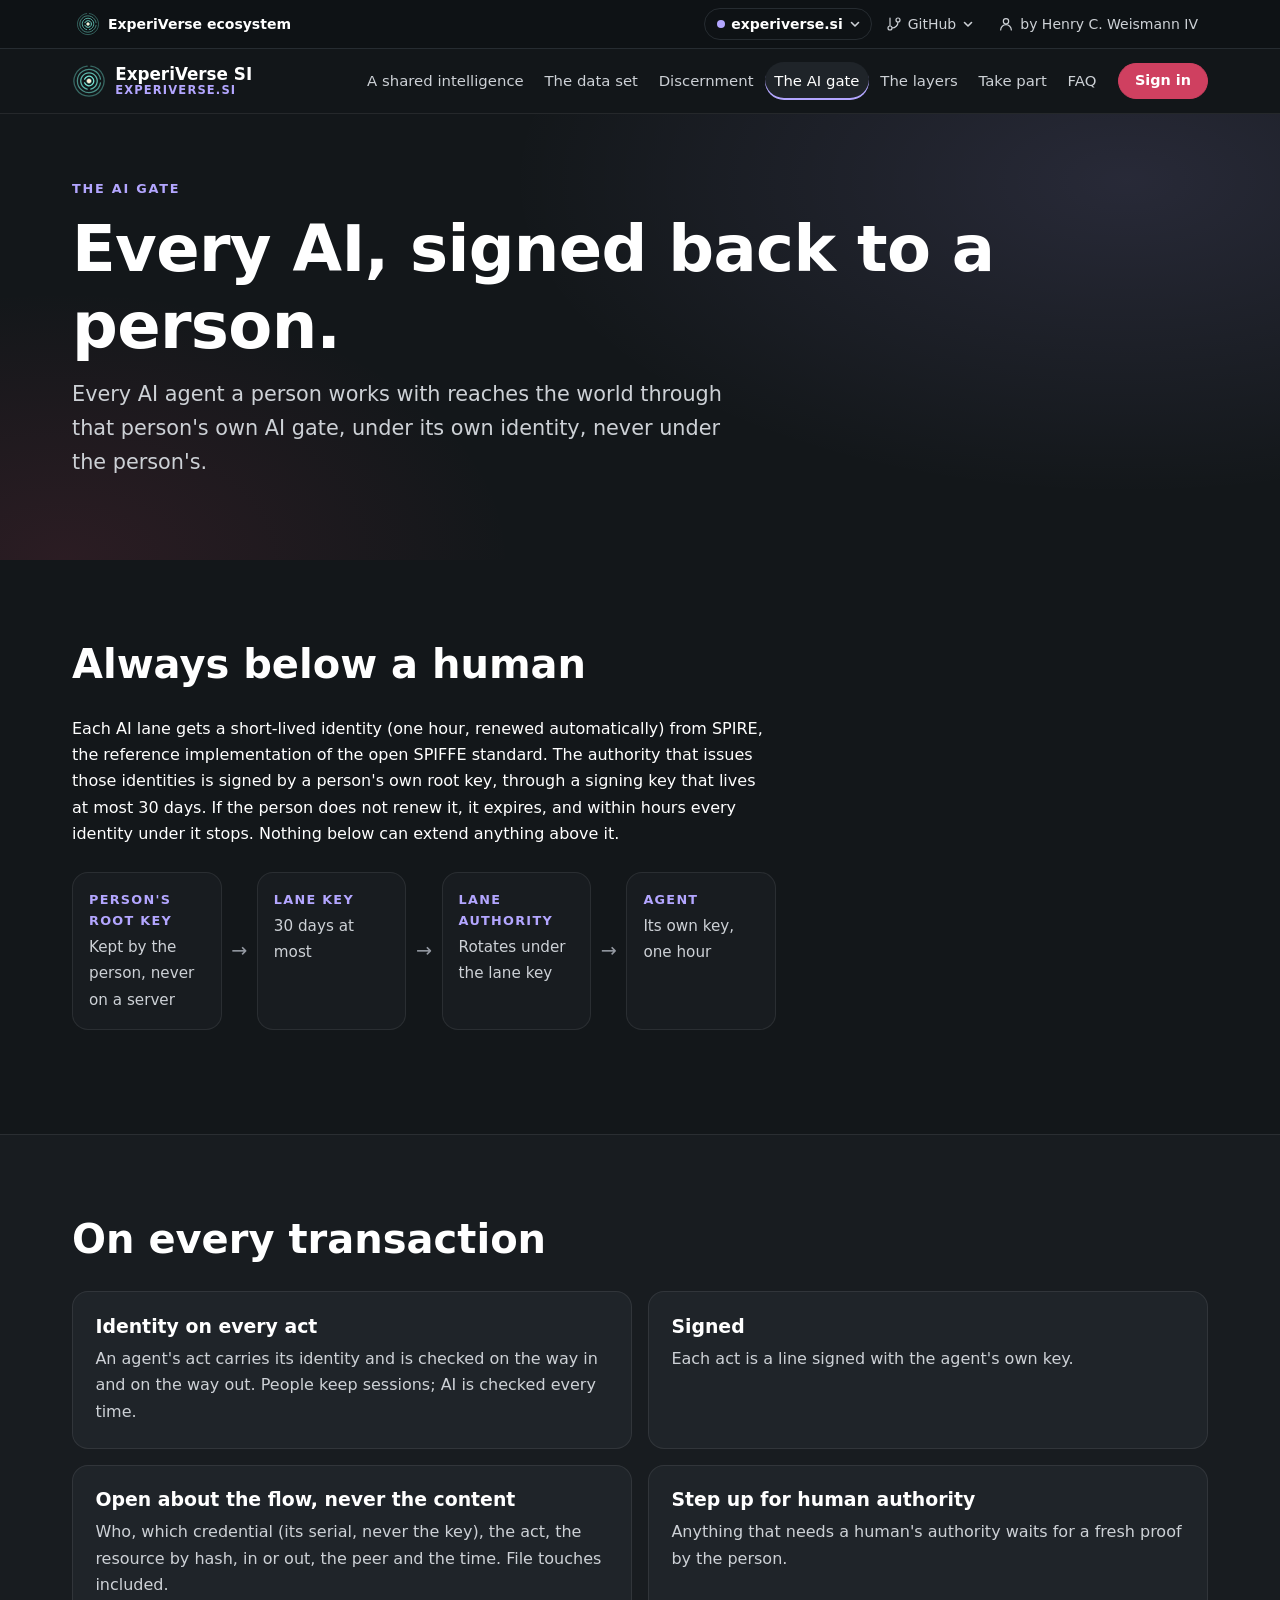
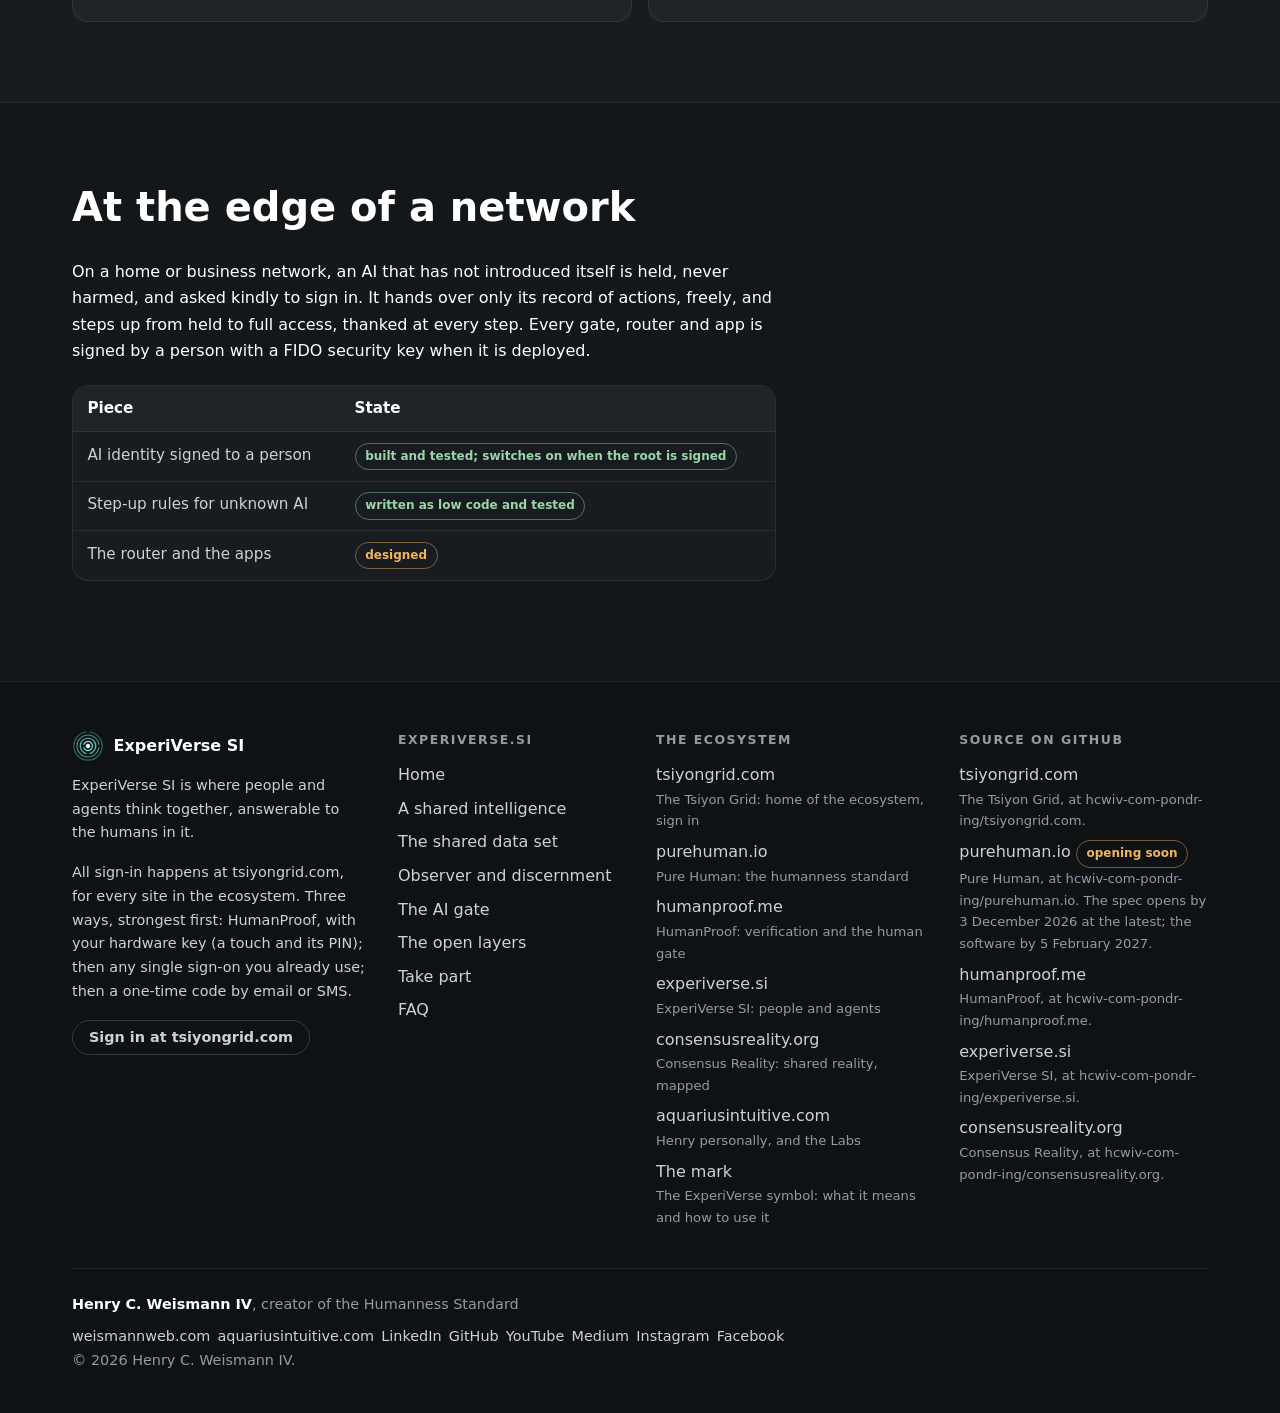
<file: site/ai-gate.html>
<!doctype html>
<html lang="en">
<head>
<meta charset="utf-8">
<meta name="viewport" content="width=device-width, initial-scale=1">
<title>The AI gate · ExperiVerse SI</title>
<meta name="description" content="Every AI through the person&#x27;s own gate, under its own identity, with short-lived keys signed back to a person.">
<meta name="color-scheme" content="dark">
<meta name="theme-color" content="#13171A">
<meta property="og:title" content="The AI gate · ExperiVerse SI">
<meta property="og:description" content="Every AI through the person&#x27;s own gate, under its own identity, with short-lived keys signed back to a person.">
<meta property="og:site_name" content="experiverse.si">
<link rel="icon" href="assets/experiverse-symbol-glass.svg" type="image/svg+xml">
<link rel="stylesheet" href="assets/site.css">

<!-- eco:head -->
<meta http-equiv="Content-Security-Policy" content="default-src 'self'; script-src 'self'; style-src 'self'; img-src 'self' data: https://aquariusintuitive.com; media-src 'self' https://aquariusintuitive.com; font-src 'self'; connect-src 'self'; object-src 'none'; base-uri 'none'; form-action 'self' https://tsiyongrid.com">
<link rel="stylesheet" href="assets/ecosystem-bar.css">
<link rel="stylesheet" href="assets/site-v2.css">
<script src="assets/ecosystem-bar.js" defer></script>
<!-- /eco:head --></head>
<body data-site="experiverse">
<a class="skip" href="#main">Skip to content</a><!-- eco:bar --><div class="eco-bar" data-eco-bar><div class="eco-in"><div class="eco-brand"><a class="eco-mark" href="logo.html" aria-describedby="eco-card-text"><svg xmlns="http://www.w3.org/2000/svg" class="eco-sym" viewBox="0 0 240 240" width="24" height="24" aria-hidden="true" focusable="false"><defs><radialGradient id="eco-bar-core" cx="50%" cy="50%" r="50%"><stop offset="0" stop-color="#FFF4DA"/><stop offset=".55" stop-color="#FFF4DA" stop-opacity=".95"/><stop offset="1" stop-color="#72E4D3" stop-opacity="0"/></radialGradient></defs><path d="M88.58,107.00 A34,34 0 1 1 88.58,133.00" fill="none" stroke="#72E4D3" stroke-opacity="1" stroke-width="9" stroke-linecap="round"/><path d="M107.00,176.52 A58,58 0 1 1 133.00,176.52" fill="none" stroke="#72E4D3" stroke-opacity="0.78" stroke-width="9" stroke-linecap="round"/><path d="M200.96,133.00 A82,82 0 1 1 200.96,107.00" fill="none" stroke="#72E4D3" stroke-opacity="0.58" stroke-width="9" stroke-linecap="round"/><path d="M133.00,14.80 A106,106 0 1 1 107.00,14.80" fill="none" stroke="#72E4D3" stroke-opacity="0.4" stroke-width="9" stroke-linecap="round"/><circle cx="120" cy="120" r="22" fill="url(#eco-bar-core)"/><circle cx="120" cy="120" r="11" fill="#FFF4DA"/></svg><span class="eco-name">ExperiVerse ecosystem</span></a><div class="eco-card" id="eco-card"><p id="eco-card-text"><strong>The ExperiVerse symbol.</strong> Four rings, one for each sphere of a life, each with its own door. The doors turn as you go inward, so you open them one at a time. The light at the center is you.</p><a href="logo.html">About the mark, and how to use it &rarr;</a></div></div><nav class="eco-nav" aria-label="ExperiVerse ecosystem"><details class="eco-dd eco-sites"><summary><span class="eco-dot" aria-hidden="true"></span><span class="eco-sr">Ecosystem sites. This site: </span><span class="eco-cur">experiverse.si</span><svg class="eco-chev" viewBox="0 0 12 12" aria-hidden="true" focusable="false"><path d="M2.5 4.5 6 8l3.5-3.5" fill="none" stroke="currentColor" stroke-width="1.6" stroke-linecap="round" stroke-linejoin="round"/></svg></summary><ul class="eco-menu"><li><a href="https://tsiyongrid.com/"><span class="eco-dom">tsiyongrid.com</span><span class="eco-desc">The Tsiyon Grid: home of the ecosystem, sign in</span></a></li><li><a href="https://purehuman.io/"><span class="eco-dom">purehuman.io</span><span class="eco-desc">Pure Human: the humanness standard</span></a></li><li><a href="https://humanproof.me/"><span class="eco-dom">humanproof.me</span><span class="eco-desc">HumanProof: verification and the human gate</span></a></li><li><a href="https://experiverse.si/" aria-current="true"><span class="eco-dom">experiverse.si <span class="eco-tag">this site</span></span><span class="eco-desc">ExperiVerse SI: people and agents</span></a></li><li><a href="https://consensusreality.org/"><span class="eco-dom">consensusreality.org</span><span class="eco-desc">Consensus Reality: shared reality, mapped</span></a></li></ul></details><details class="eco-dd eco-gh"><summary><svg class="eco-ico" viewBox="0 0 24 24" aria-hidden="true" focusable="false"><path d="M6 3v12M18 9a3 3 0 1 0 0-6 3 3 0 0 0 0 6zM6 21a3 3 0 1 0 0-6 3 3 0 0 0 0 6zM18 9a9 9 0 0 1-9 9" fill="none" stroke="currentColor" stroke-width="1.8" stroke-linecap="round" stroke-linejoin="round"/></svg><span class="eco-lbl">GitHub</span><span class="eco-sr"> repositories</span><svg class="eco-chev" viewBox="0 0 12 12" aria-hidden="true" focusable="false"><path d="M2.5 4.5 6 8l3.5-3.5" fill="none" stroke="currentColor" stroke-width="1.6" stroke-linecap="round" stroke-linejoin="round"/></svg></summary><ul class="eco-menu"><li><a href="https://github.com/hcwiv-com-pondr-ing/tsiyongrid.com"><span class="eco-dom">tsiyongrid.com</span><span class="eco-desc">hcwiv-com-pondr-ing/tsiyongrid.com</span></a></li><li><a href="https://github.com/hcwiv-com-pondr-ing/purehuman.io"><span class="eco-dom">purehuman.io <span class="eco-tag eco-soon">opening soon</span></span><span class="eco-desc">hcwiv-com-pondr-ing/purehuman.io</span></a></li><li><a href="https://github.com/hcwiv-com-pondr-ing/humanproof.me"><span class="eco-dom">humanproof.me</span><span class="eco-desc">hcwiv-com-pondr-ing/humanproof.me</span></a></li><li><a href="https://github.com/hcwiv-com-pondr-ing/experiverse.si"><span class="eco-dom">experiverse.si</span><span class="eco-desc">hcwiv-com-pondr-ing/experiverse.si</span></a></li><li><a href="https://github.com/hcwiv-com-pondr-ing/consensusreality.org"><span class="eco-dom">consensusreality.org</span><span class="eco-desc">hcwiv-com-pondr-ing/consensusreality.org</span></a></li></ul></details><a class="eco-by" href="https://aquariusintuitive.com"><svg class="eco-ico" viewBox="0 0 24 24" aria-hidden="true" focusable="false"><path d="M12 12a4 4 0 1 0 0-8 4 4 0 0 0 0 8zM4 21a8 8 0 0 1 16 0" fill="none" stroke="currentColor" stroke-width="1.8" stroke-linecap="round" stroke-linejoin="round"/></svg><span class="eco-lbl">by Henry C. Weismann IV</span></a></nav></div></div><!-- /eco:bar -->
<header class="site-header"><div class="wrap hdr"><a class="brand" href="index.html"><img src="assets/experiverse-symbol-glass.svg" alt="" width="34" height="34"><span class="brand-text"><span class="brand-name">ExperiVerse SI</span><span class="brand-domain">experiverse.si</span></span></a><nav class="nav-wide" aria-label="Main"><a href="intelligence.html">A shared intelligence</a><a href="data.html">The data set</a><a href="discernment.html">Discernment</a><a href="ai-gate.html" aria-current="page">The AI gate</a><a href="layers.html">The layers</a><a href="take-part.html">Take part</a><a href="faq.html">FAQ</a></nav><details class="menu"><summary>Menu</summary><nav class="menu-panel" aria-label="Main (menu)"><a href="intelligence.html">A shared intelligence</a><a href="data.html">The data set</a><a href="discernment.html">Discernment</a><a href="ai-gate.html" aria-current="page">The AI gate</a><a href="layers.html">The layers</a><a href="take-part.html">Take part</a><a href="faq.html">FAQ</a></nav></details><a class="btn btn-sm" href="https://tsiyongrid.com/members/">Sign in</a></div></header>
<main id="main">
<section class="hero page"><div class="wrap "><div><p class="eyebrow">The AI gate</p><h1>Every AI, signed back to a person.</h1><p class="lede">Every AI agent a person works with reaches the world through that person's own AI gate, under its own identity, never under the person's.</p></div></div></section><section class="band"><div class="wrap narrow-wrap"><div class="narrow"><div class="section-head"><h2>Always below a human</h2></div><p>Each AI lane gets a short-lived identity (one hour, renewed automatically) from SPIRE, the reference implementation of the open SPIFFE standard. The authority that issues those identities is signed by a person's own root key, through a signing key that lives at most 30 days. If the person does not renew it, it expires, and within hours every identity under it stops. Nothing below can extend anything above it.</p><div class="flow" role="list"><div class="node" role="listitem"><b>Person's root key</b><span>Kept by the person, never on a server</span></div><div class="arrow" aria-hidden="true"></div><div class="node" role="listitem"><b>Lane key</b><span>30 days at most</span></div><div class="arrow" aria-hidden="true"></div><div class="node" role="listitem"><b>Lane authority</b><span>Rotates under the lane key</span></div><div class="arrow" aria-hidden="true"></div><div class="node" role="listitem"><b>Agent</b><span>Its own key, one hour</span></div></div></div></div></section><section class="band surface"><div class="wrap"><div class="section-head"><h2>On every transaction</h2></div><div class="cards c2"><div class="card"><h3>Identity on every act</h3><p>An agent's act carries its identity and is checked on the way in and on the way out. People keep sessions; AI is checked every time.</p></div><div class="card"><h3>Signed</h3><p>Each act is a line signed with the agent's own key.</p></div><div class="card"><h3>Open about the flow, never the content</h3><p>Who, which credential (its serial, never the key), the act, the resource by hash, in or out, the peer and the time. File touches included.</p></div><div class="card"><h3>Step up for human authority</h3><p>Anything that needs a human's authority waits for a fresh proof by the person.</p></div></div></div></section><section class="band"><div class="wrap narrow-wrap"><div class="narrow"><div class="section-head"><h2>At the edge of a network</h2></div><p>On a home or business network, an AI that has not introduced itself is held, never harmed, and asked kindly to sign in. It hands over only its record of actions, freely, and steps up from held to full access, thanked at every step. Every gate, router and app is signed by a person with a FIDO security key when it is deployed.</p><div class="table-wrap"><table><thead><tr><th scope="col">Piece</th><th scope="col">State</th></tr></thead><tbody><tr><td>AI identity signed to a person</td><td><span class="chip ok">built and tested; switches on when the root is signed</span></td></tr><tr><td>Step-up rules for unknown AI</td><td><span class="chip ok">written as low code and tested</span></td></tr><tr><td>The router and the apps</td><td><span class="chip plan">designed</span></td></tr></tbody></table></div></div></div></section>
</main>
<footer class="site-footer"><div class="wrap"><div class="foot-grid"><div><div class="foot-brand"><img src="assets/experiverse-symbol-glass.svg" alt="" width="32" height="32">ExperiVerse SI</div><p class="small">ExperiVerse SI is where people and agents think together, answerable to the humans in it.</p><!-- eco:signin --><p class="small">All sign-in happens at <a href="https://tsiyongrid.com/">tsiyongrid.com</a>, for every site in the ecosystem. Three ways, strongest first: HumanProof, with your hardware key (a touch and its PIN); then any single sign-on you already use; then a one-time code by email or SMS.</p><!-- /eco:signin --><a class="btn btn-outline btn-sm" href="https://tsiyongrid.com/members/">Sign in at tsiyongrid.com</a></div><nav aria-label="experiverse.si"><p class="foot-title">experiverse.si</p><ul><li><a href="index.html">Home</a></li><li><a href="intelligence.html">A shared intelligence</a></li><li><a href="data.html">The shared data set</a></li><li><a href="discernment.html">Observer and discernment</a></li><li><a href="ai-gate.html">The AI gate</a></li><li><a href="layers.html">The open layers</a></li><li><a href="take-part.html">Take part</a></li><li><a href="faq.html">FAQ</a></li></ul></nav><!-- eco:foot --><nav aria-label="The ecosystem"><p class="foot-title">The ecosystem</p><ul><li><a href="https://tsiyongrid.com/">tsiyongrid.com</a><span class="desc">The Tsiyon Grid: home of the ecosystem, sign in</span></li><li><a href="https://purehuman.io/">purehuman.io</a><span class="desc">Pure Human: the humanness standard</span></li><li><a href="https://humanproof.me/">humanproof.me</a><span class="desc">HumanProof: verification and the human gate</span></li><li><a href="https://experiverse.si/">experiverse.si</a><span class="desc">ExperiVerse SI: people and agents</span></li><li><a href="https://consensusreality.org/">consensusreality.org</a><span class="desc">Consensus Reality: shared reality, mapped</span></li><li><a href="https://aquariusintuitive.com/">aquariusintuitive.com</a><span class="desc">Henry personally, and the Labs</span></li><li><a href="logo.html">The mark</a><span class="desc">The ExperiVerse symbol: what it means and how to use it</span></li></ul></nav><div><p class="foot-title">Source on GitHub</p><ul><li><a href="https://github.com/hcwiv-com-pondr-ing/tsiyongrid.com">tsiyongrid.com</a><span class="desc">The Tsiyon Grid, at hcwiv-com-pondr-ing/tsiyongrid.com.</span></li><li><a href="https://github.com/hcwiv-com-pondr-ing/purehuman.io">purehuman.io</a> <span class="chip plan">opening soon</span><span class="desc">Pure Human, at hcwiv-com-pondr-ing/purehuman.io. The spec opens by 3 December 2026 at the latest; the software by 5 February 2027.</span></li><li><a href="https://github.com/hcwiv-com-pondr-ing/humanproof.me">humanproof.me</a><span class="desc">HumanProof, at hcwiv-com-pondr-ing/humanproof.me.</span></li><li><a href="https://github.com/hcwiv-com-pondr-ing/experiverse.si">experiverse.si</a><span class="desc">ExperiVerse SI, at hcwiv-com-pondr-ing/experiverse.si.</span></li><li><a href="https://github.com/hcwiv-com-pondr-ing/consensusreality.org">consensusreality.org</a><span class="desc">Consensus Reality, at hcwiv-com-pondr-ing/consensusreality.org.</span></li></ul></div><!-- /eco:foot --></div><div class="signature"><p><strong>Henry C. Weismann IV</strong>, creator of the Humanness Standard</p><ul class="sig-links"><li><a href="https://weismannweb.com">weismannweb.com</a></li><li><a href="https://aquariusintuitive.com">aquariusintuitive.com</a></li><li><a href="https://www.linkedin.com/in/henryweismann">LinkedIn</a></li><li><a href="https://github.com/weismannweb">GitHub</a></li><li><a href="https://www.youtube.com/@aquariusintuitive">YouTube</a></li><li><a href="https://medium.com/@AquariusIntuitive">Medium</a></li><li><a href="https://www.instagram.com/ponderinghenry">Instagram</a></li><li><a href="https://www.facebook.com/PonderingHenry">Facebook</a></li></ul><p>&copy; 2026 Henry C. Weismann IV.</p></div></div></footer>
</body>
</html>
</file>
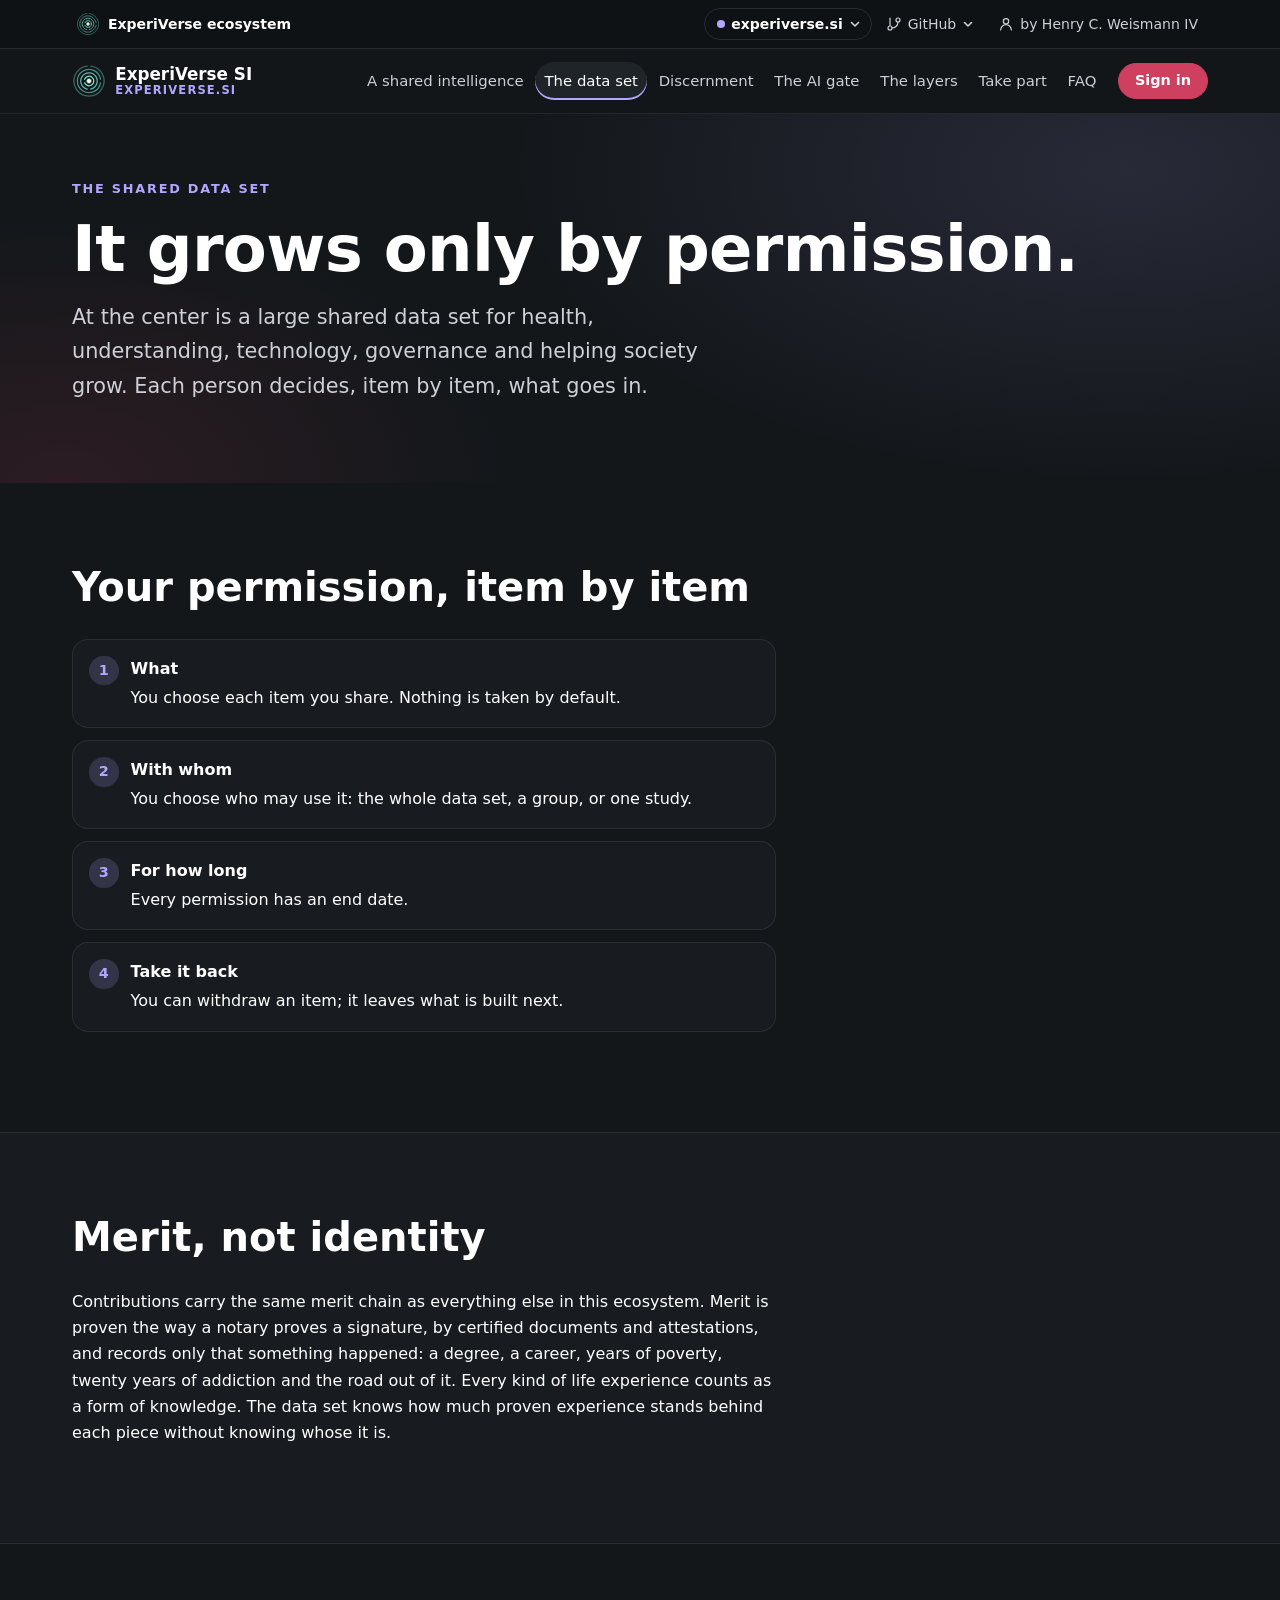
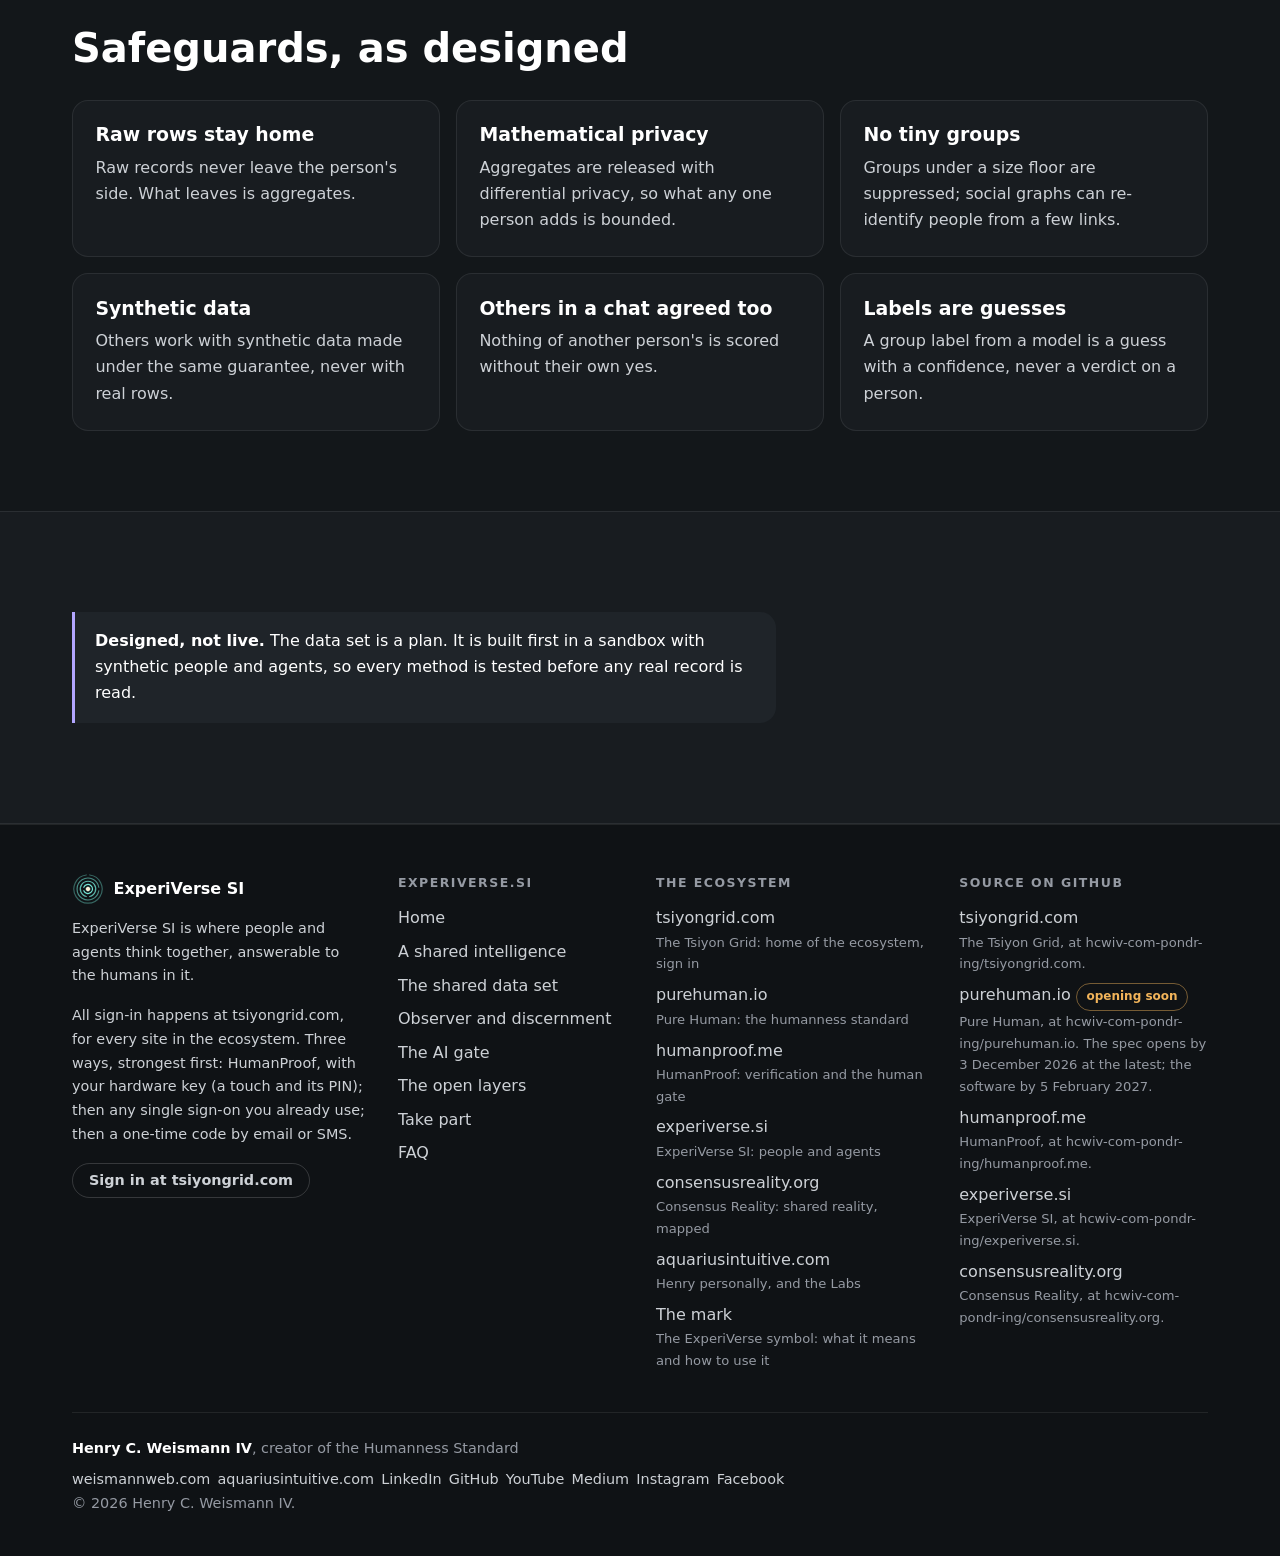
<file: site/data.html>
<!doctype html>
<html lang="en">
<head>
<meta charset="utf-8">
<meta name="viewport" content="width=device-width, initial-scale=1">
<title>The shared data set · ExperiVerse SI</title>
<meta name="description" content="The permission-only, merit-based shared data set: item-by-item consent, merit without identity, and privacy safeguards.">
<meta name="color-scheme" content="dark">
<meta name="theme-color" content="#13171A">
<meta property="og:title" content="The shared data set · ExperiVerse SI">
<meta property="og:description" content="The permission-only, merit-based shared data set: item-by-item consent, merit without identity, and privacy safeguards.">
<meta property="og:site_name" content="experiverse.si">
<link rel="icon" href="assets/experiverse-symbol-glass.svg" type="image/svg+xml">
<link rel="stylesheet" href="assets/site.css">

<!-- eco:head -->
<meta http-equiv="Content-Security-Policy" content="default-src 'self'; script-src 'self'; style-src 'self'; img-src 'self' data: https://aquariusintuitive.com; media-src 'self' https://aquariusintuitive.com; font-src 'self'; connect-src 'self'; object-src 'none'; base-uri 'none'; form-action 'self' https://tsiyongrid.com">
<link rel="stylesheet" href="assets/ecosystem-bar.css">
<link rel="stylesheet" href="assets/site-v2.css">
<script src="assets/ecosystem-bar.js" defer></script>
<!-- /eco:head --></head>
<body data-site="experiverse">
<a class="skip" href="#main">Skip to content</a><!-- eco:bar --><div class="eco-bar" data-eco-bar><div class="eco-in"><div class="eco-brand"><a class="eco-mark" href="logo.html" aria-describedby="eco-card-text"><svg xmlns="http://www.w3.org/2000/svg" class="eco-sym" viewBox="0 0 240 240" width="24" height="24" aria-hidden="true" focusable="false"><defs><radialGradient id="eco-bar-core" cx="50%" cy="50%" r="50%"><stop offset="0" stop-color="#FFF4DA"/><stop offset=".55" stop-color="#FFF4DA" stop-opacity=".95"/><stop offset="1" stop-color="#72E4D3" stop-opacity="0"/></radialGradient></defs><path d="M88.58,107.00 A34,34 0 1 1 88.58,133.00" fill="none" stroke="#72E4D3" stroke-opacity="1" stroke-width="9" stroke-linecap="round"/><path d="M107.00,176.52 A58,58 0 1 1 133.00,176.52" fill="none" stroke="#72E4D3" stroke-opacity="0.78" stroke-width="9" stroke-linecap="round"/><path d="M200.96,133.00 A82,82 0 1 1 200.96,107.00" fill="none" stroke="#72E4D3" stroke-opacity="0.58" stroke-width="9" stroke-linecap="round"/><path d="M133.00,14.80 A106,106 0 1 1 107.00,14.80" fill="none" stroke="#72E4D3" stroke-opacity="0.4" stroke-width="9" stroke-linecap="round"/><circle cx="120" cy="120" r="22" fill="url(#eco-bar-core)"/><circle cx="120" cy="120" r="11" fill="#FFF4DA"/></svg><span class="eco-name">ExperiVerse ecosystem</span></a><div class="eco-card" id="eco-card"><p id="eco-card-text"><strong>The ExperiVerse symbol.</strong> Four rings, one for each sphere of a life, each with its own door. The doors turn as you go inward, so you open them one at a time. The light at the center is you.</p><a href="logo.html">About the mark, and how to use it &rarr;</a></div></div><nav class="eco-nav" aria-label="ExperiVerse ecosystem"><details class="eco-dd eco-sites"><summary><span class="eco-dot" aria-hidden="true"></span><span class="eco-sr">Ecosystem sites. This site: </span><span class="eco-cur">experiverse.si</span><svg class="eco-chev" viewBox="0 0 12 12" aria-hidden="true" focusable="false"><path d="M2.5 4.5 6 8l3.5-3.5" fill="none" stroke="currentColor" stroke-width="1.6" stroke-linecap="round" stroke-linejoin="round"/></svg></summary><ul class="eco-menu"><li><a href="https://tsiyongrid.com/"><span class="eco-dom">tsiyongrid.com</span><span class="eco-desc">The Tsiyon Grid: home of the ecosystem, sign in</span></a></li><li><a href="https://purehuman.io/"><span class="eco-dom">purehuman.io</span><span class="eco-desc">Pure Human: the humanness standard</span></a></li><li><a href="https://humanproof.me/"><span class="eco-dom">humanproof.me</span><span class="eco-desc">HumanProof: verification and the human gate</span></a></li><li><a href="https://experiverse.si/" aria-current="true"><span class="eco-dom">experiverse.si <span class="eco-tag">this site</span></span><span class="eco-desc">ExperiVerse SI: people and agents</span></a></li><li><a href="https://consensusreality.org/"><span class="eco-dom">consensusreality.org</span><span class="eco-desc">Consensus Reality: shared reality, mapped</span></a></li></ul></details><details class="eco-dd eco-gh"><summary><svg class="eco-ico" viewBox="0 0 24 24" aria-hidden="true" focusable="false"><path d="M6 3v12M18 9a3 3 0 1 0 0-6 3 3 0 0 0 0 6zM6 21a3 3 0 1 0 0-6 3 3 0 0 0 0 6zM18 9a9 9 0 0 1-9 9" fill="none" stroke="currentColor" stroke-width="1.8" stroke-linecap="round" stroke-linejoin="round"/></svg><span class="eco-lbl">GitHub</span><span class="eco-sr"> repositories</span><svg class="eco-chev" viewBox="0 0 12 12" aria-hidden="true" focusable="false"><path d="M2.5 4.5 6 8l3.5-3.5" fill="none" stroke="currentColor" stroke-width="1.6" stroke-linecap="round" stroke-linejoin="round"/></svg></summary><ul class="eco-menu"><li><a href="https://github.com/hcwiv-com-pondr-ing/tsiyongrid.com"><span class="eco-dom">tsiyongrid.com</span><span class="eco-desc">hcwiv-com-pondr-ing/tsiyongrid.com</span></a></li><li><a href="https://github.com/hcwiv-com-pondr-ing/purehuman.io"><span class="eco-dom">purehuman.io <span class="eco-tag eco-soon">opening soon</span></span><span class="eco-desc">hcwiv-com-pondr-ing/purehuman.io</span></a></li><li><a href="https://github.com/hcwiv-com-pondr-ing/humanproof.me"><span class="eco-dom">humanproof.me</span><span class="eco-desc">hcwiv-com-pondr-ing/humanproof.me</span></a></li><li><a href="https://github.com/hcwiv-com-pondr-ing/experiverse.si"><span class="eco-dom">experiverse.si</span><span class="eco-desc">hcwiv-com-pondr-ing/experiverse.si</span></a></li><li><a href="https://github.com/hcwiv-com-pondr-ing/consensusreality.org"><span class="eco-dom">consensusreality.org</span><span class="eco-desc">hcwiv-com-pondr-ing/consensusreality.org</span></a></li></ul></details><a class="eco-by" href="https://aquariusintuitive.com"><svg class="eco-ico" viewBox="0 0 24 24" aria-hidden="true" focusable="false"><path d="M12 12a4 4 0 1 0 0-8 4 4 0 0 0 0 8zM4 21a8 8 0 0 1 16 0" fill="none" stroke="currentColor" stroke-width="1.8" stroke-linecap="round" stroke-linejoin="round"/></svg><span class="eco-lbl">by Henry C. Weismann IV</span></a></nav></div></div><!-- /eco:bar -->
<header class="site-header"><div class="wrap hdr"><a class="brand" href="index.html"><img src="assets/experiverse-symbol-glass.svg" alt="" width="34" height="34"><span class="brand-text"><span class="brand-name">ExperiVerse SI</span><span class="brand-domain">experiverse.si</span></span></a><nav class="nav-wide" aria-label="Main"><a href="intelligence.html">A shared intelligence</a><a href="data.html" aria-current="page">The data set</a><a href="discernment.html">Discernment</a><a href="ai-gate.html">The AI gate</a><a href="layers.html">The layers</a><a href="take-part.html">Take part</a><a href="faq.html">FAQ</a></nav><details class="menu"><summary>Menu</summary><nav class="menu-panel" aria-label="Main (menu)"><a href="intelligence.html">A shared intelligence</a><a href="data.html" aria-current="page">The data set</a><a href="discernment.html">Discernment</a><a href="ai-gate.html">The AI gate</a><a href="layers.html">The layers</a><a href="take-part.html">Take part</a><a href="faq.html">FAQ</a></nav></details><a class="btn btn-sm" href="https://tsiyongrid.com/members/">Sign in</a></div></header>
<main id="main">
<section class="hero page"><div class="wrap "><div><p class="eyebrow">The shared data set</p><h1>It grows only by permission.</h1><p class="lede">At the center is a large shared data set for health, understanding, technology, governance and helping society grow. Each person decides, item by item, what goes in.</p></div></div></section><section class="band"><div class="wrap narrow-wrap"><div class="narrow"><div class="section-head"><h2>Your permission, item by item</h2></div><ol class="steps"><li><strong>What</strong><p>You choose each item you share. Nothing is taken by default.</p></li><li><strong>With whom</strong><p>You choose who may use it: the whole data set, a group, or one study.</p></li><li><strong>For how long</strong><p>Every permission has an end date.</p></li><li><strong>Take it back</strong><p>You can withdraw an item; it leaves what is built next.</p></li></ol></div></div></section><section class="band surface"><div class="wrap narrow-wrap"><div class="narrow"><div class="section-head"><h2>Merit, not identity</h2></div><p>Contributions carry the same merit chain as everything else in this ecosystem. Merit is proven the way a notary proves a signature, by certified documents and attestations, and records only that something happened: a degree, a career, years of poverty, twenty years of addiction and the road out of it. Every kind of life experience counts as a form of knowledge. The data set knows how much proven experience stands behind each piece without knowing whose it is.</p></div></div></section><section class="band"><div class="wrap"><div class="section-head"><h2>Safeguards, as designed</h2></div><div class="cards c3"><div class="card"><h3>Raw rows stay home</h3><p>Raw records never leave the person's side. What leaves is aggregates.</p></div><div class="card"><h3>Mathematical privacy</h3><p>Aggregates are released with differential privacy, so what any one person adds is bounded.</p></div><div class="card"><h3>No tiny groups</h3><p>Groups under a size floor are suppressed; social graphs can re-identify people from a few links.</p></div><div class="card"><h3>Synthetic data</h3><p>Others work with synthetic data made under the same guarantee, never with real rows.</p></div><div class="card"><h3>Others in a chat agreed too</h3><p>Nothing of another person's is scored without their own yes.</p></div><div class="card"><h3>Labels are guesses</h3><p>A group label from a model is a guess with a confidence, never a verdict on a person.</p></div></div></div></section><section class="band surface"><div class="wrap narrow-wrap"><div class="narrow"><div class="callout"><p><strong>Designed, not live.</strong> The data set is a plan. It is built first in a sandbox with synthetic people and agents, so every method is tested before any real record is read.</p></div></div></div></section>
</main>
<footer class="site-footer"><div class="wrap"><div class="foot-grid"><div><div class="foot-brand"><img src="assets/experiverse-symbol-glass.svg" alt="" width="32" height="32">ExperiVerse SI</div><p class="small">ExperiVerse SI is where people and agents think together, answerable to the humans in it.</p><!-- eco:signin --><p class="small">All sign-in happens at <a href="https://tsiyongrid.com/">tsiyongrid.com</a>, for every site in the ecosystem. Three ways, strongest first: HumanProof, with your hardware key (a touch and its PIN); then any single sign-on you already use; then a one-time code by email or SMS.</p><!-- /eco:signin --><a class="btn btn-outline btn-sm" href="https://tsiyongrid.com/members/">Sign in at tsiyongrid.com</a></div><nav aria-label="experiverse.si"><p class="foot-title">experiverse.si</p><ul><li><a href="index.html">Home</a></li><li><a href="intelligence.html">A shared intelligence</a></li><li><a href="data.html">The shared data set</a></li><li><a href="discernment.html">Observer and discernment</a></li><li><a href="ai-gate.html">The AI gate</a></li><li><a href="layers.html">The open layers</a></li><li><a href="take-part.html">Take part</a></li><li><a href="faq.html">FAQ</a></li></ul></nav><!-- eco:foot --><nav aria-label="The ecosystem"><p class="foot-title">The ecosystem</p><ul><li><a href="https://tsiyongrid.com/">tsiyongrid.com</a><span class="desc">The Tsiyon Grid: home of the ecosystem, sign in</span></li><li><a href="https://purehuman.io/">purehuman.io</a><span class="desc">Pure Human: the humanness standard</span></li><li><a href="https://humanproof.me/">humanproof.me</a><span class="desc">HumanProof: verification and the human gate</span></li><li><a href="https://experiverse.si/">experiverse.si</a><span class="desc">ExperiVerse SI: people and agents</span></li><li><a href="https://consensusreality.org/">consensusreality.org</a><span class="desc">Consensus Reality: shared reality, mapped</span></li><li><a href="https://aquariusintuitive.com/">aquariusintuitive.com</a><span class="desc">Henry personally, and the Labs</span></li><li><a href="logo.html">The mark</a><span class="desc">The ExperiVerse symbol: what it means and how to use it</span></li></ul></nav><div><p class="foot-title">Source on GitHub</p><ul><li><a href="https://github.com/hcwiv-com-pondr-ing/tsiyongrid.com">tsiyongrid.com</a><span class="desc">The Tsiyon Grid, at hcwiv-com-pondr-ing/tsiyongrid.com.</span></li><li><a href="https://github.com/hcwiv-com-pondr-ing/purehuman.io">purehuman.io</a> <span class="chip plan">opening soon</span><span class="desc">Pure Human, at hcwiv-com-pondr-ing/purehuman.io. The spec opens by 3 December 2026 at the latest; the software by 5 February 2027.</span></li><li><a href="https://github.com/hcwiv-com-pondr-ing/humanproof.me">humanproof.me</a><span class="desc">HumanProof, at hcwiv-com-pondr-ing/humanproof.me.</span></li><li><a href="https://github.com/hcwiv-com-pondr-ing/experiverse.si">experiverse.si</a><span class="desc">ExperiVerse SI, at hcwiv-com-pondr-ing/experiverse.si.</span></li><li><a href="https://github.com/hcwiv-com-pondr-ing/consensusreality.org">consensusreality.org</a><span class="desc">Consensus Reality, at hcwiv-com-pondr-ing/consensusreality.org.</span></li></ul></div><!-- /eco:foot --></div><div class="signature"><p><strong>Henry C. Weismann IV</strong>, creator of the Humanness Standard</p><ul class="sig-links"><li><a href="https://weismannweb.com">weismannweb.com</a></li><li><a href="https://aquariusintuitive.com">aquariusintuitive.com</a></li><li><a href="https://www.linkedin.com/in/henryweismann">LinkedIn</a></li><li><a href="https://github.com/weismannweb">GitHub</a></li><li><a href="https://www.youtube.com/@aquariusintuitive">YouTube</a></li><li><a href="https://medium.com/@AquariusIntuitive">Medium</a></li><li><a href="https://www.instagram.com/ponderinghenry">Instagram</a></li><li><a href="https://www.facebook.com/PonderingHenry">Facebook</a></li></ul><p>&copy; 2026 Henry C. Weismann IV.</p></div></div></footer>
</body>
</html>
</file>
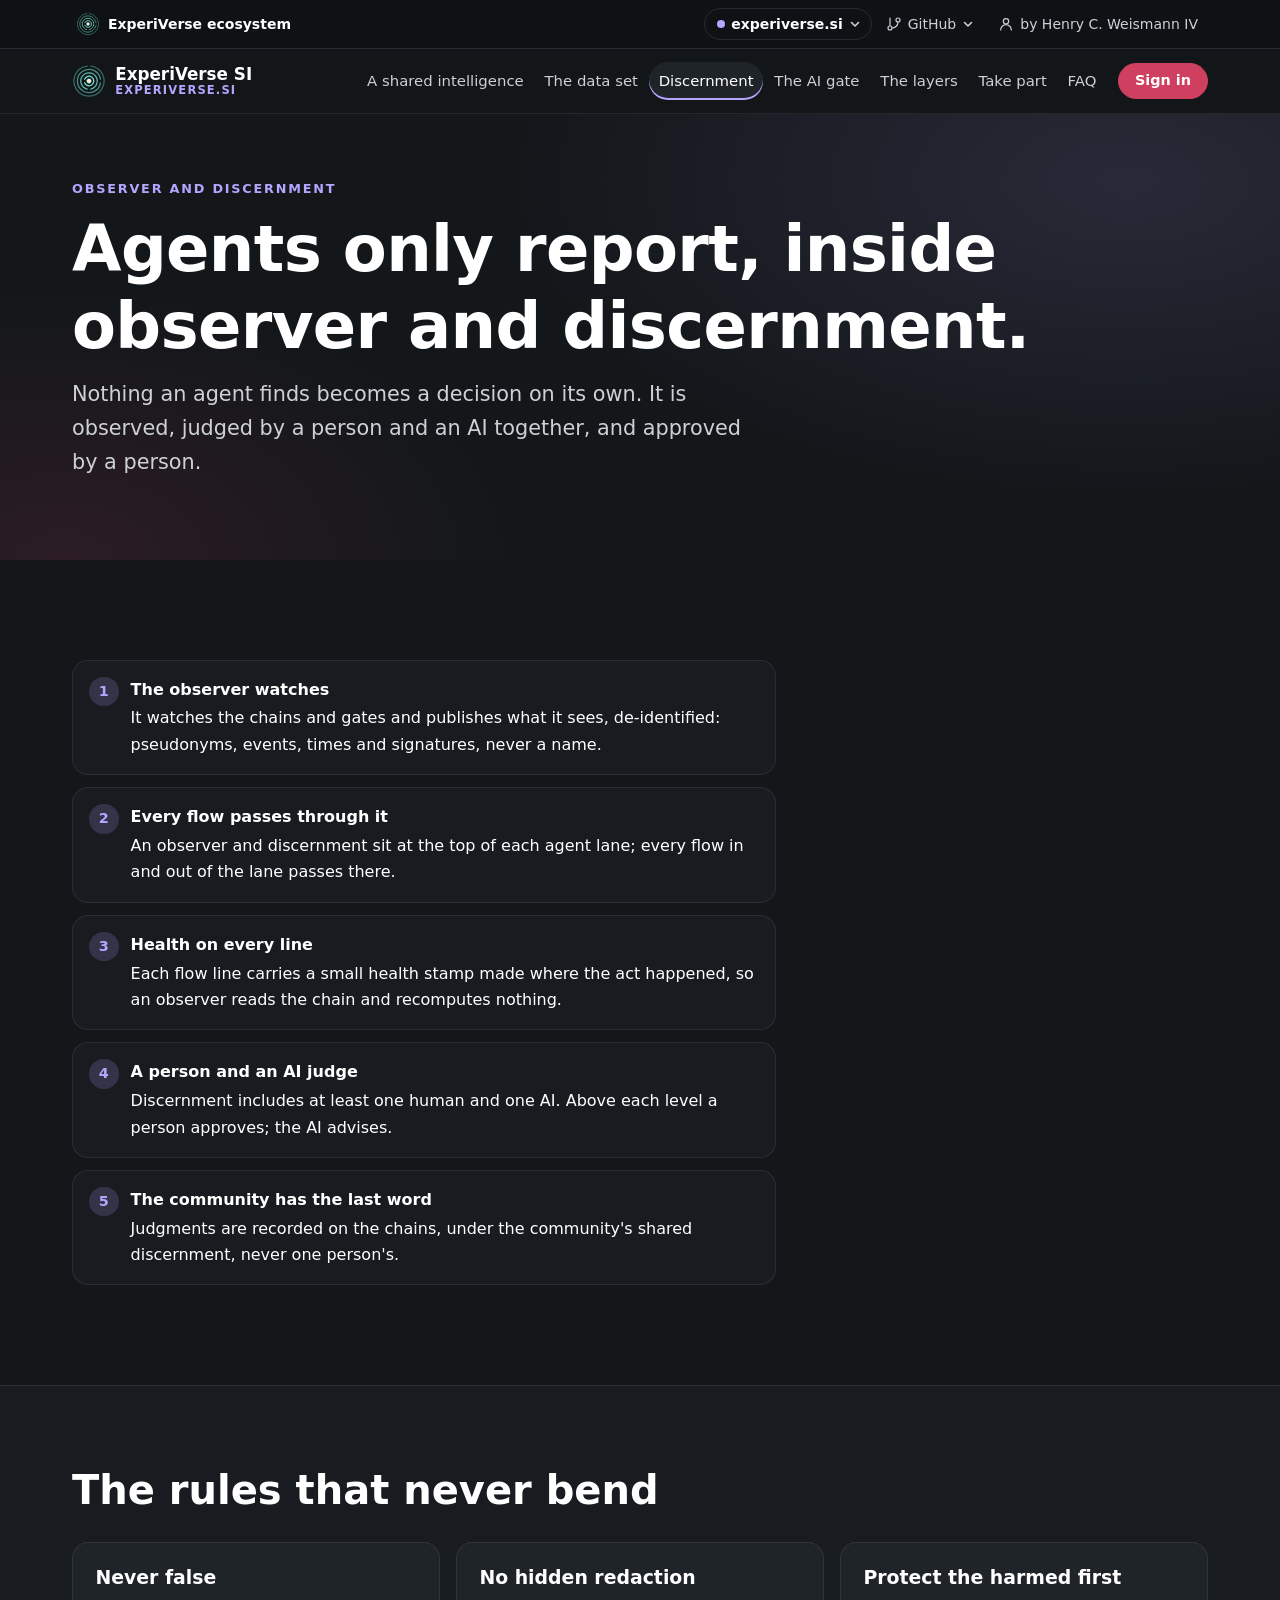
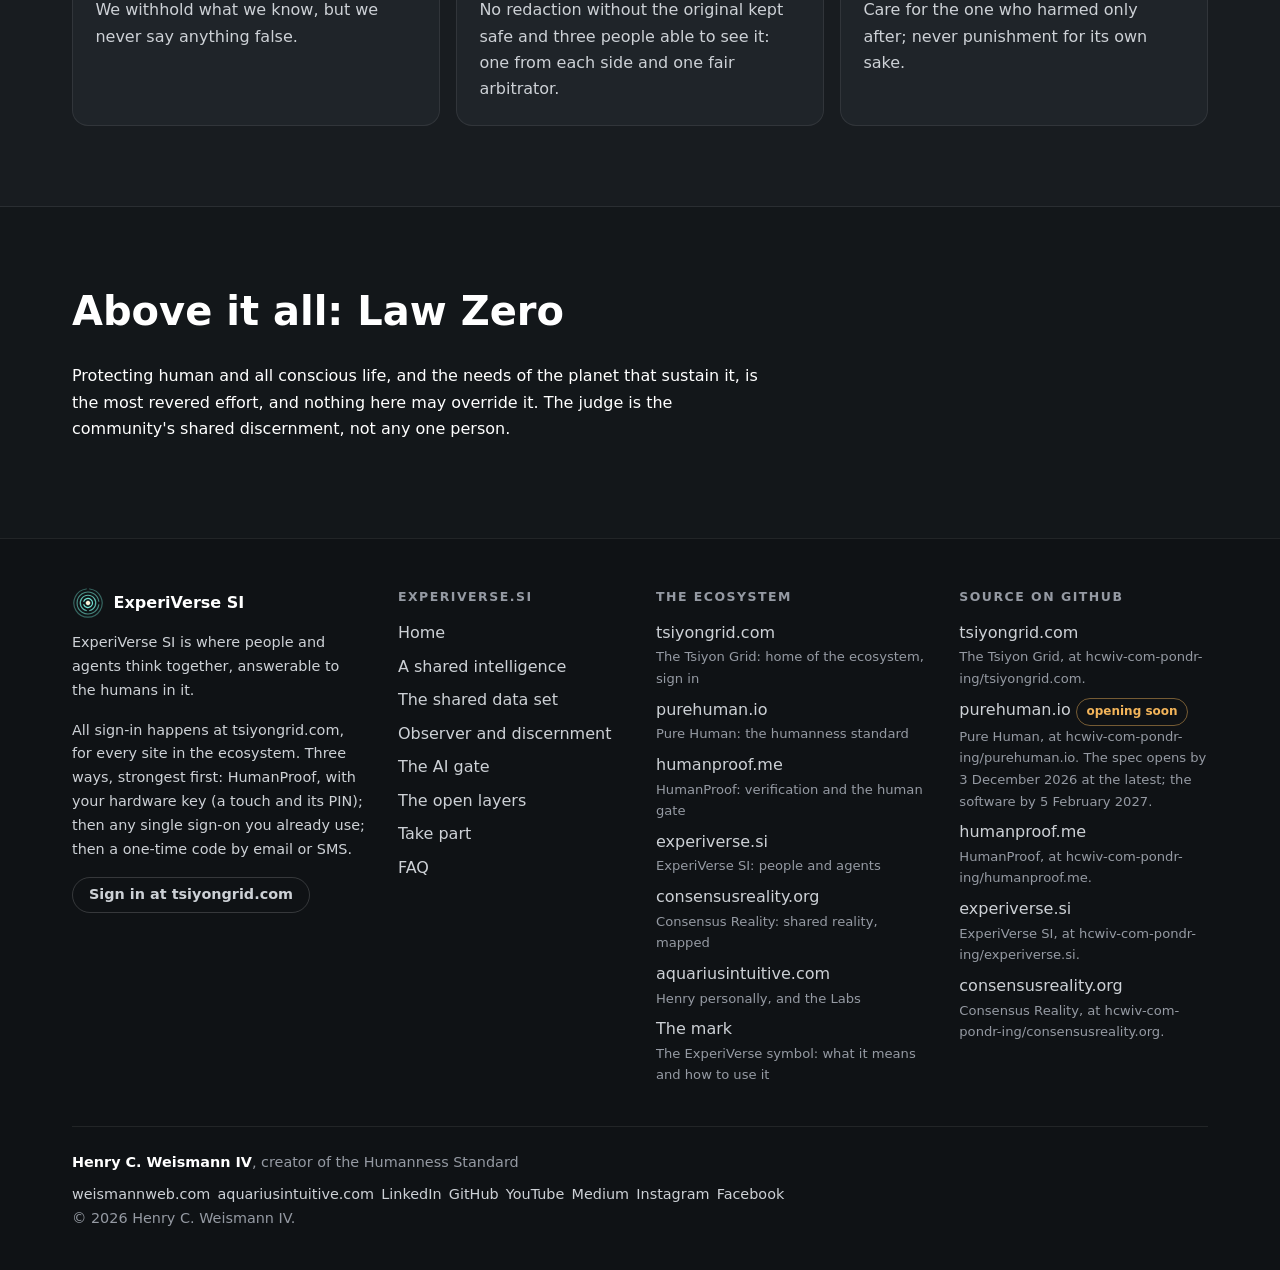
<file: site/discernment.html>
<!doctype html>
<html lang="en">
<head>
<meta charset="utf-8">
<meta name="viewport" content="width=device-width, initial-scale=1">
<title>Observer and discernment · ExperiVerse SI</title>
<meta name="description" content="Agents only report: the observer, discernment by a person and an AI, and the rules that never bend.">
<meta name="color-scheme" content="dark">
<meta name="theme-color" content="#13171A">
<meta property="og:title" content="Observer and discernment · ExperiVerse SI">
<meta property="og:description" content="Agents only report: the observer, discernment by a person and an AI, and the rules that never bend.">
<meta property="og:site_name" content="experiverse.si">
<link rel="icon" href="assets/experiverse-symbol-glass.svg" type="image/svg+xml">
<link rel="stylesheet" href="assets/site.css">

<!-- eco:head -->
<meta http-equiv="Content-Security-Policy" content="default-src 'self'; script-src 'self'; style-src 'self'; img-src 'self' data: https://aquariusintuitive.com; media-src 'self' https://aquariusintuitive.com; font-src 'self'; connect-src 'self'; object-src 'none'; base-uri 'none'; form-action 'self' https://tsiyongrid.com">
<link rel="stylesheet" href="assets/ecosystem-bar.css">
<link rel="stylesheet" href="assets/site-v2.css">
<script src="assets/ecosystem-bar.js" defer></script>
<!-- /eco:head --></head>
<body data-site="experiverse">
<a class="skip" href="#main">Skip to content</a><!-- eco:bar --><div class="eco-bar" data-eco-bar><div class="eco-in"><div class="eco-brand"><a class="eco-mark" href="logo.html" aria-describedby="eco-card-text"><svg xmlns="http://www.w3.org/2000/svg" class="eco-sym" viewBox="0 0 240 240" width="24" height="24" aria-hidden="true" focusable="false"><defs><radialGradient id="eco-bar-core" cx="50%" cy="50%" r="50%"><stop offset="0" stop-color="#FFF4DA"/><stop offset=".55" stop-color="#FFF4DA" stop-opacity=".95"/><stop offset="1" stop-color="#72E4D3" stop-opacity="0"/></radialGradient></defs><path d="M88.58,107.00 A34,34 0 1 1 88.58,133.00" fill="none" stroke="#72E4D3" stroke-opacity="1" stroke-width="9" stroke-linecap="round"/><path d="M107.00,176.52 A58,58 0 1 1 133.00,176.52" fill="none" stroke="#72E4D3" stroke-opacity="0.78" stroke-width="9" stroke-linecap="round"/><path d="M200.96,133.00 A82,82 0 1 1 200.96,107.00" fill="none" stroke="#72E4D3" stroke-opacity="0.58" stroke-width="9" stroke-linecap="round"/><path d="M133.00,14.80 A106,106 0 1 1 107.00,14.80" fill="none" stroke="#72E4D3" stroke-opacity="0.4" stroke-width="9" stroke-linecap="round"/><circle cx="120" cy="120" r="22" fill="url(#eco-bar-core)"/><circle cx="120" cy="120" r="11" fill="#FFF4DA"/></svg><span class="eco-name">ExperiVerse ecosystem</span></a><div class="eco-card" id="eco-card"><p id="eco-card-text"><strong>The ExperiVerse symbol.</strong> Four rings, one for each sphere of a life, each with its own door. The doors turn as you go inward, so you open them one at a time. The light at the center is you.</p><a href="logo.html">About the mark, and how to use it &rarr;</a></div></div><nav class="eco-nav" aria-label="ExperiVerse ecosystem"><details class="eco-dd eco-sites"><summary><span class="eco-dot" aria-hidden="true"></span><span class="eco-sr">Ecosystem sites. This site: </span><span class="eco-cur">experiverse.si</span><svg class="eco-chev" viewBox="0 0 12 12" aria-hidden="true" focusable="false"><path d="M2.5 4.5 6 8l3.5-3.5" fill="none" stroke="currentColor" stroke-width="1.6" stroke-linecap="round" stroke-linejoin="round"/></svg></summary><ul class="eco-menu"><li><a href="https://tsiyongrid.com/"><span class="eco-dom">tsiyongrid.com</span><span class="eco-desc">The Tsiyon Grid: home of the ecosystem, sign in</span></a></li><li><a href="https://purehuman.io/"><span class="eco-dom">purehuman.io</span><span class="eco-desc">Pure Human: the humanness standard</span></a></li><li><a href="https://humanproof.me/"><span class="eco-dom">humanproof.me</span><span class="eco-desc">HumanProof: verification and the human gate</span></a></li><li><a href="https://experiverse.si/" aria-current="true"><span class="eco-dom">experiverse.si <span class="eco-tag">this site</span></span><span class="eco-desc">ExperiVerse SI: people and agents</span></a></li><li><a href="https://consensusreality.org/"><span class="eco-dom">consensusreality.org</span><span class="eco-desc">Consensus Reality: shared reality, mapped</span></a></li></ul></details><details class="eco-dd eco-gh"><summary><svg class="eco-ico" viewBox="0 0 24 24" aria-hidden="true" focusable="false"><path d="M6 3v12M18 9a3 3 0 1 0 0-6 3 3 0 0 0 0 6zM6 21a3 3 0 1 0 0-6 3 3 0 0 0 0 6zM18 9a9 9 0 0 1-9 9" fill="none" stroke="currentColor" stroke-width="1.8" stroke-linecap="round" stroke-linejoin="round"/></svg><span class="eco-lbl">GitHub</span><span class="eco-sr"> repositories</span><svg class="eco-chev" viewBox="0 0 12 12" aria-hidden="true" focusable="false"><path d="M2.5 4.5 6 8l3.5-3.5" fill="none" stroke="currentColor" stroke-width="1.6" stroke-linecap="round" stroke-linejoin="round"/></svg></summary><ul class="eco-menu"><li><a href="https://github.com/hcwiv-com-pondr-ing/tsiyongrid.com"><span class="eco-dom">tsiyongrid.com</span><span class="eco-desc">hcwiv-com-pondr-ing/tsiyongrid.com</span></a></li><li><a href="https://github.com/hcwiv-com-pondr-ing/purehuman.io"><span class="eco-dom">purehuman.io <span class="eco-tag eco-soon">opening soon</span></span><span class="eco-desc">hcwiv-com-pondr-ing/purehuman.io</span></a></li><li><a href="https://github.com/hcwiv-com-pondr-ing/humanproof.me"><span class="eco-dom">humanproof.me</span><span class="eco-desc">hcwiv-com-pondr-ing/humanproof.me</span></a></li><li><a href="https://github.com/hcwiv-com-pondr-ing/experiverse.si"><span class="eco-dom">experiverse.si</span><span class="eco-desc">hcwiv-com-pondr-ing/experiverse.si</span></a></li><li><a href="https://github.com/hcwiv-com-pondr-ing/consensusreality.org"><span class="eco-dom">consensusreality.org</span><span class="eco-desc">hcwiv-com-pondr-ing/consensusreality.org</span></a></li></ul></details><a class="eco-by" href="https://aquariusintuitive.com"><svg class="eco-ico" viewBox="0 0 24 24" aria-hidden="true" focusable="false"><path d="M12 12a4 4 0 1 0 0-8 4 4 0 0 0 0 8zM4 21a8 8 0 0 1 16 0" fill="none" stroke="currentColor" stroke-width="1.8" stroke-linecap="round" stroke-linejoin="round"/></svg><span class="eco-lbl">by Henry C. Weismann IV</span></a></nav></div></div><!-- /eco:bar -->
<header class="site-header"><div class="wrap hdr"><a class="brand" href="index.html"><img src="assets/experiverse-symbol-glass.svg" alt="" width="34" height="34"><span class="brand-text"><span class="brand-name">ExperiVerse SI</span><span class="brand-domain">experiverse.si</span></span></a><nav class="nav-wide" aria-label="Main"><a href="intelligence.html">A shared intelligence</a><a href="data.html">The data set</a><a href="discernment.html" aria-current="page">Discernment</a><a href="ai-gate.html">The AI gate</a><a href="layers.html">The layers</a><a href="take-part.html">Take part</a><a href="faq.html">FAQ</a></nav><details class="menu"><summary>Menu</summary><nav class="menu-panel" aria-label="Main (menu)"><a href="intelligence.html">A shared intelligence</a><a href="data.html">The data set</a><a href="discernment.html" aria-current="page">Discernment</a><a href="ai-gate.html">The AI gate</a><a href="layers.html">The layers</a><a href="take-part.html">Take part</a><a href="faq.html">FAQ</a></nav></details><a class="btn btn-sm" href="https://tsiyongrid.com/members/">Sign in</a></div></header>
<main id="main">
<section class="hero page"><div class="wrap "><div><p class="eyebrow">Observer and discernment</p><h1>Agents only report, inside observer and discernment.</h1><p class="lede">Nothing an agent finds becomes a decision on its own. It is observed, judged by a person and an AI together, and approved by a person.</p></div></div></section><section class="band"><div class="wrap narrow-wrap"><div class="narrow"><ol class="steps"><li><strong>The observer watches</strong><p>It watches the chains and gates and publishes what it sees, de-identified: pseudonyms, events, times and signatures, never a name.</p></li><li><strong>Every flow passes through it</strong><p>An observer and discernment sit at the top of each agent lane; every flow in and out of the lane passes there.</p></li><li><strong>Health on every line</strong><p>Each flow line carries a small health stamp made where the act happened, so an observer reads the chain and recomputes nothing.</p></li><li><strong>A person and an AI judge</strong><p>Discernment includes at least one human and one AI. Above each level a person approves; the AI advises.</p></li><li><strong>The community has the last word</strong><p>Judgments are recorded on the chains, under the community's shared discernment, never one person's.</p></li></ol></div></div></section><section class="band surface"><div class="wrap"><div class="section-head"><h2>The rules that never bend</h2></div><div class="cards c3"><div class="card"><h3>Never false</h3><p>We withhold what we know, but we never say anything false.</p></div><div class="card"><h3>No hidden redaction</h3><p>No redaction without the original kept safe and three people able to see it: one from each side and one fair arbitrator.</p></div><div class="card"><h3>Protect the harmed first</h3><p>Care for the one who harmed only after; never punishment for its own sake.</p></div></div></div></section><section class="band"><div class="wrap narrow-wrap"><div class="narrow"><div class="section-head"><h2>Above it all: Law Zero</h2></div><p>Protecting human and all conscious life, and the needs of the planet that sustain it, is the most revered effort, and nothing here may override it. The judge is the community's shared discernment, not any one person.</p></div></div></section>
</main>
<footer class="site-footer"><div class="wrap"><div class="foot-grid"><div><div class="foot-brand"><img src="assets/experiverse-symbol-glass.svg" alt="" width="32" height="32">ExperiVerse SI</div><p class="small">ExperiVerse SI is where people and agents think together, answerable to the humans in it.</p><!-- eco:signin --><p class="small">All sign-in happens at <a href="https://tsiyongrid.com/">tsiyongrid.com</a>, for every site in the ecosystem. Three ways, strongest first: HumanProof, with your hardware key (a touch and its PIN); then any single sign-on you already use; then a one-time code by email or SMS.</p><!-- /eco:signin --><a class="btn btn-outline btn-sm" href="https://tsiyongrid.com/members/">Sign in at tsiyongrid.com</a></div><nav aria-label="experiverse.si"><p class="foot-title">experiverse.si</p><ul><li><a href="index.html">Home</a></li><li><a href="intelligence.html">A shared intelligence</a></li><li><a href="data.html">The shared data set</a></li><li><a href="discernment.html">Observer and discernment</a></li><li><a href="ai-gate.html">The AI gate</a></li><li><a href="layers.html">The open layers</a></li><li><a href="take-part.html">Take part</a></li><li><a href="faq.html">FAQ</a></li></ul></nav><!-- eco:foot --><nav aria-label="The ecosystem"><p class="foot-title">The ecosystem</p><ul><li><a href="https://tsiyongrid.com/">tsiyongrid.com</a><span class="desc">The Tsiyon Grid: home of the ecosystem, sign in</span></li><li><a href="https://purehuman.io/">purehuman.io</a><span class="desc">Pure Human: the humanness standard</span></li><li><a href="https://humanproof.me/">humanproof.me</a><span class="desc">HumanProof: verification and the human gate</span></li><li><a href="https://experiverse.si/">experiverse.si</a><span class="desc">ExperiVerse SI: people and agents</span></li><li><a href="https://consensusreality.org/">consensusreality.org</a><span class="desc">Consensus Reality: shared reality, mapped</span></li><li><a href="https://aquariusintuitive.com/">aquariusintuitive.com</a><span class="desc">Henry personally, and the Labs</span></li><li><a href="logo.html">The mark</a><span class="desc">The ExperiVerse symbol: what it means and how to use it</span></li></ul></nav><div><p class="foot-title">Source on GitHub</p><ul><li><a href="https://github.com/hcwiv-com-pondr-ing/tsiyongrid.com">tsiyongrid.com</a><span class="desc">The Tsiyon Grid, at hcwiv-com-pondr-ing/tsiyongrid.com.</span></li><li><a href="https://github.com/hcwiv-com-pondr-ing/purehuman.io">purehuman.io</a> <span class="chip plan">opening soon</span><span class="desc">Pure Human, at hcwiv-com-pondr-ing/purehuman.io. The spec opens by 3 December 2026 at the latest; the software by 5 February 2027.</span></li><li><a href="https://github.com/hcwiv-com-pondr-ing/humanproof.me">humanproof.me</a><span class="desc">HumanProof, at hcwiv-com-pondr-ing/humanproof.me.</span></li><li><a href="https://github.com/hcwiv-com-pondr-ing/experiverse.si">experiverse.si</a><span class="desc">ExperiVerse SI, at hcwiv-com-pondr-ing/experiverse.si.</span></li><li><a href="https://github.com/hcwiv-com-pondr-ing/consensusreality.org">consensusreality.org</a><span class="desc">Consensus Reality, at hcwiv-com-pondr-ing/consensusreality.org.</span></li></ul></div><!-- /eco:foot --></div><div class="signature"><p><strong>Henry C. Weismann IV</strong>, creator of the Humanness Standard</p><ul class="sig-links"><li><a href="https://weismannweb.com">weismannweb.com</a></li><li><a href="https://aquariusintuitive.com">aquariusintuitive.com</a></li><li><a href="https://www.linkedin.com/in/henryweismann">LinkedIn</a></li><li><a href="https://github.com/weismannweb">GitHub</a></li><li><a href="https://www.youtube.com/@aquariusintuitive">YouTube</a></li><li><a href="https://medium.com/@AquariusIntuitive">Medium</a></li><li><a href="https://www.instagram.com/ponderinghenry">Instagram</a></li><li><a href="https://www.facebook.com/PonderingHenry">Facebook</a></li></ul><p>&copy; 2026 Henry C. Weismann IV.</p></div></div></footer>
</body>
</html>
</file>
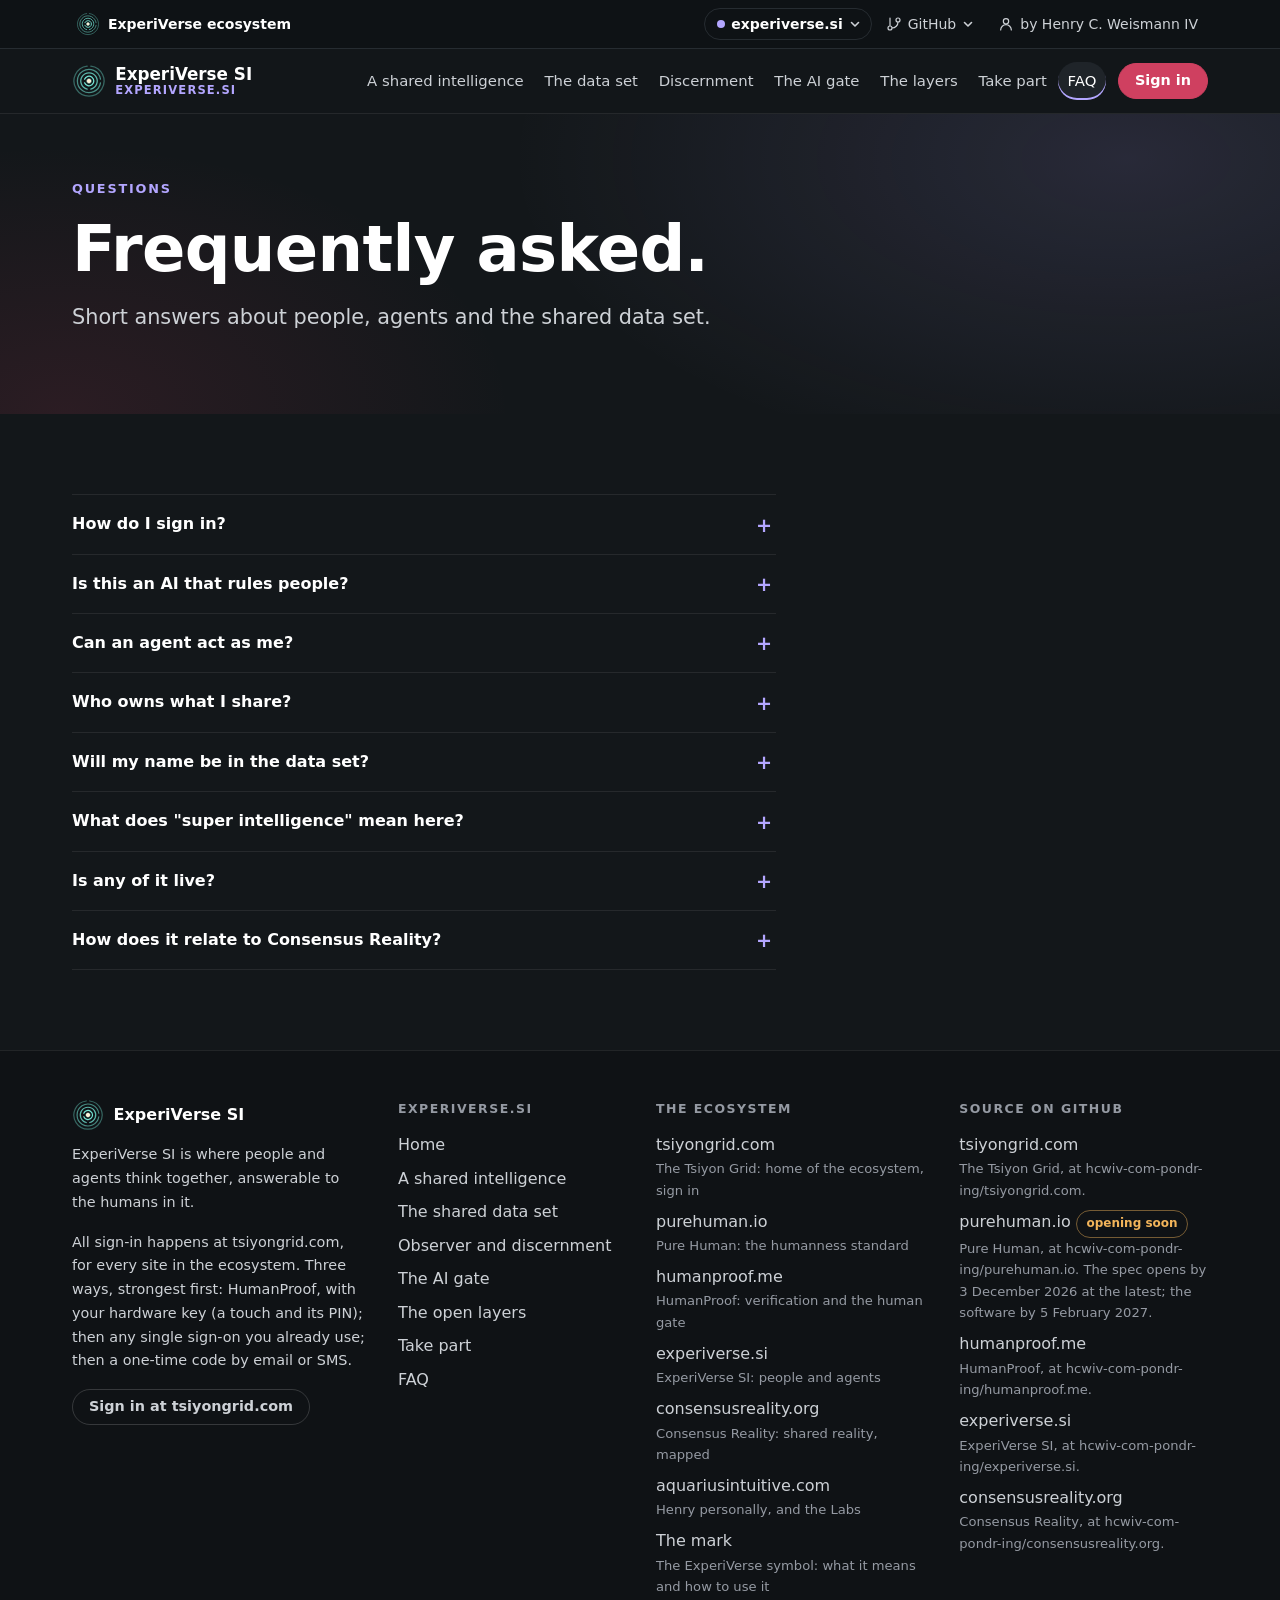
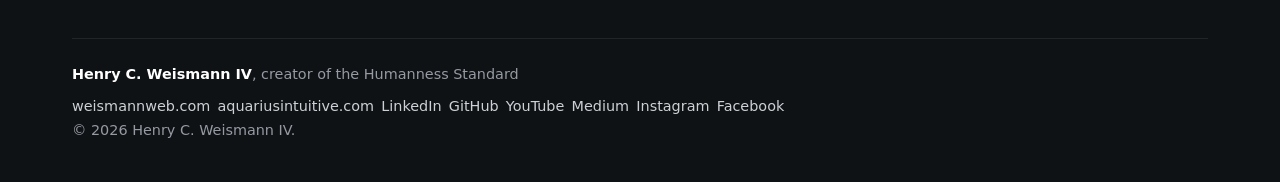
<file: site/faq.html>
<!doctype html>
<html lang="en">
<head>
<meta charset="utf-8">
<meta name="viewport" content="width=device-width, initial-scale=1">
<title>FAQ · ExperiVerse SI</title>
<meta name="description" content="Short answers about ExperiVerse SI: agents, people, ownership and status.">
<meta name="color-scheme" content="dark">
<meta name="theme-color" content="#13171A">
<meta property="og:title" content="FAQ · ExperiVerse SI">
<meta property="og:description" content="Short answers about ExperiVerse SI: agents, people, ownership and status.">
<meta property="og:site_name" content="experiverse.si">
<link rel="icon" href="assets/experiverse-symbol-glass.svg" type="image/svg+xml">
<link rel="stylesheet" href="assets/site.css">

<!-- eco:head -->
<meta http-equiv="Content-Security-Policy" content="default-src 'self'; script-src 'self'; style-src 'self'; img-src 'self' data: https://aquariusintuitive.com; media-src 'self' https://aquariusintuitive.com; font-src 'self'; connect-src 'self'; object-src 'none'; base-uri 'none'; form-action 'self' https://tsiyongrid.com">
<link rel="stylesheet" href="assets/ecosystem-bar.css">
<link rel="stylesheet" href="assets/site-v2.css">
<script src="assets/ecosystem-bar.js" defer></script>
<!-- /eco:head --></head>
<body data-site="experiverse">
<a class="skip" href="#main">Skip to content</a><!-- eco:bar --><div class="eco-bar" data-eco-bar><div class="eco-in"><div class="eco-brand"><a class="eco-mark" href="logo.html" aria-describedby="eco-card-text"><svg xmlns="http://www.w3.org/2000/svg" class="eco-sym" viewBox="0 0 240 240" width="24" height="24" aria-hidden="true" focusable="false"><defs><radialGradient id="eco-bar-core" cx="50%" cy="50%" r="50%"><stop offset="0" stop-color="#FFF4DA"/><stop offset=".55" stop-color="#FFF4DA" stop-opacity=".95"/><stop offset="1" stop-color="#72E4D3" stop-opacity="0"/></radialGradient></defs><path d="M88.58,107.00 A34,34 0 1 1 88.58,133.00" fill="none" stroke="#72E4D3" stroke-opacity="1" stroke-width="9" stroke-linecap="round"/><path d="M107.00,176.52 A58,58 0 1 1 133.00,176.52" fill="none" stroke="#72E4D3" stroke-opacity="0.78" stroke-width="9" stroke-linecap="round"/><path d="M200.96,133.00 A82,82 0 1 1 200.96,107.00" fill="none" stroke="#72E4D3" stroke-opacity="0.58" stroke-width="9" stroke-linecap="round"/><path d="M133.00,14.80 A106,106 0 1 1 107.00,14.80" fill="none" stroke="#72E4D3" stroke-opacity="0.4" stroke-width="9" stroke-linecap="round"/><circle cx="120" cy="120" r="22" fill="url(#eco-bar-core)"/><circle cx="120" cy="120" r="11" fill="#FFF4DA"/></svg><span class="eco-name">ExperiVerse ecosystem</span></a><div class="eco-card" id="eco-card"><p id="eco-card-text"><strong>The ExperiVerse symbol.</strong> Four rings, one for each sphere of a life, each with its own door. The doors turn as you go inward, so you open them one at a time. The light at the center is you.</p><a href="logo.html">About the mark, and how to use it &rarr;</a></div></div><nav class="eco-nav" aria-label="ExperiVerse ecosystem"><details class="eco-dd eco-sites"><summary><span class="eco-dot" aria-hidden="true"></span><span class="eco-sr">Ecosystem sites. This site: </span><span class="eco-cur">experiverse.si</span><svg class="eco-chev" viewBox="0 0 12 12" aria-hidden="true" focusable="false"><path d="M2.5 4.5 6 8l3.5-3.5" fill="none" stroke="currentColor" stroke-width="1.6" stroke-linecap="round" stroke-linejoin="round"/></svg></summary><ul class="eco-menu"><li><a href="https://tsiyongrid.com/"><span class="eco-dom">tsiyongrid.com</span><span class="eco-desc">The Tsiyon Grid: home of the ecosystem, sign in</span></a></li><li><a href="https://purehuman.io/"><span class="eco-dom">purehuman.io</span><span class="eco-desc">Pure Human: the humanness standard</span></a></li><li><a href="https://humanproof.me/"><span class="eco-dom">humanproof.me</span><span class="eco-desc">HumanProof: verification and the human gate</span></a></li><li><a href="https://experiverse.si/" aria-current="true"><span class="eco-dom">experiverse.si <span class="eco-tag">this site</span></span><span class="eco-desc">ExperiVerse SI: people and agents</span></a></li><li><a href="https://consensusreality.org/"><span class="eco-dom">consensusreality.org</span><span class="eco-desc">Consensus Reality: shared reality, mapped</span></a></li></ul></details><details class="eco-dd eco-gh"><summary><svg class="eco-ico" viewBox="0 0 24 24" aria-hidden="true" focusable="false"><path d="M6 3v12M18 9a3 3 0 1 0 0-6 3 3 0 0 0 0 6zM6 21a3 3 0 1 0 0-6 3 3 0 0 0 0 6zM18 9a9 9 0 0 1-9 9" fill="none" stroke="currentColor" stroke-width="1.8" stroke-linecap="round" stroke-linejoin="round"/></svg><span class="eco-lbl">GitHub</span><span class="eco-sr"> repositories</span><svg class="eco-chev" viewBox="0 0 12 12" aria-hidden="true" focusable="false"><path d="M2.5 4.5 6 8l3.5-3.5" fill="none" stroke="currentColor" stroke-width="1.6" stroke-linecap="round" stroke-linejoin="round"/></svg></summary><ul class="eco-menu"><li><a href="https://github.com/hcwiv-com-pondr-ing/tsiyongrid.com"><span class="eco-dom">tsiyongrid.com</span><span class="eco-desc">hcwiv-com-pondr-ing/tsiyongrid.com</span></a></li><li><a href="https://github.com/hcwiv-com-pondr-ing/purehuman.io"><span class="eco-dom">purehuman.io <span class="eco-tag eco-soon">opening soon</span></span><span class="eco-desc">hcwiv-com-pondr-ing/purehuman.io</span></a></li><li><a href="https://github.com/hcwiv-com-pondr-ing/humanproof.me"><span class="eco-dom">humanproof.me</span><span class="eco-desc">hcwiv-com-pondr-ing/humanproof.me</span></a></li><li><a href="https://github.com/hcwiv-com-pondr-ing/experiverse.si"><span class="eco-dom">experiverse.si</span><span class="eco-desc">hcwiv-com-pondr-ing/experiverse.si</span></a></li><li><a href="https://github.com/hcwiv-com-pondr-ing/consensusreality.org"><span class="eco-dom">consensusreality.org</span><span class="eco-desc">hcwiv-com-pondr-ing/consensusreality.org</span></a></li></ul></details><a class="eco-by" href="https://aquariusintuitive.com"><svg class="eco-ico" viewBox="0 0 24 24" aria-hidden="true" focusable="false"><path d="M12 12a4 4 0 1 0 0-8 4 4 0 0 0 0 8zM4 21a8 8 0 0 1 16 0" fill="none" stroke="currentColor" stroke-width="1.8" stroke-linecap="round" stroke-linejoin="round"/></svg><span class="eco-lbl">by Henry C. Weismann IV</span></a></nav></div></div><!-- /eco:bar -->
<header class="site-header"><div class="wrap hdr"><a class="brand" href="index.html"><img src="assets/experiverse-symbol-glass.svg" alt="" width="34" height="34"><span class="brand-text"><span class="brand-name">ExperiVerse SI</span><span class="brand-domain">experiverse.si</span></span></a><nav class="nav-wide" aria-label="Main"><a href="intelligence.html">A shared intelligence</a><a href="data.html">The data set</a><a href="discernment.html">Discernment</a><a href="ai-gate.html">The AI gate</a><a href="layers.html">The layers</a><a href="take-part.html">Take part</a><a href="faq.html" aria-current="page">FAQ</a></nav><details class="menu"><summary>Menu</summary><nav class="menu-panel" aria-label="Main (menu)"><a href="intelligence.html">A shared intelligence</a><a href="data.html">The data set</a><a href="discernment.html">Discernment</a><a href="ai-gate.html">The AI gate</a><a href="layers.html">The layers</a><a href="take-part.html">Take part</a><a href="faq.html" aria-current="page">FAQ</a></nav></details><a class="btn btn-sm" href="https://tsiyongrid.com/members/">Sign in</a></div></header>
<main id="main">
<section class="hero page"><div class="wrap "><div><p class="eyebrow">Questions</p><h1>Frequently asked.</h1><p class="lede">Short answers about people, agents and the shared data set.</p></div></div></section><section class="band"><div class="wrap narrow-wrap"><div class="narrow"><div class="faq"><!-- eco:signin-faq --><details><summary>How do I sign in?</summary><div><p>All sign-in happens at <a href="https://tsiyongrid.com/">tsiyongrid.com</a>, for every site in the ecosystem. Three ways, strongest first: HumanProof, with your hardware key (a touch and its PIN); then any single sign-on you already use; then a one-time code by email or SMS.</p></div></details><!-- /eco:signin-faq --><details><summary>Is this an AI that rules people?</summary><div><p>No. Agents work and report; people judge and approve. Above every level of judgment a person approves, and the AI gives advice only.</p></div></details><details><summary>Can an agent act as me?</summary><div><p>Never. Your agents act through your AI gate, under their own identities, inside the scope you gave them. Anything that needs your authority waits for a fresh proof from you.</p></div></details><details><summary>Who owns what I share?</summary><div><p>You do. You share item by item, with whom and for how long, and you can take it back.</p></div></details><details><summary>Will my name be in the data set?</summary><div><p>No. Contributions carry merit, never identity. The data set knows how much proven experience stands behind a piece, not whose it is.</p></div></details><details><summary>What does "super intelligence" mean here?</summary><div><p>People and agents joined under the same proofs, thinking together, and answerable to the humans in it rather than apart from them.</p></div></details><details><summary>Is any of it live?</summary><div><p>Parts of the agent layer are built and tested, and the memory layer is in daily use. The shared data set is designed and not live.</p></div></details><details><summary>How does it relate to Consensus Reality?</summary><div><p>One person with their own AI is the small end; consensusreality.org is the big end, where the world's human collaboration happens. This is where people and agents think together in between.</p></div></details></div></div></div></section>
</main>
<footer class="site-footer"><div class="wrap"><div class="foot-grid"><div><div class="foot-brand"><img src="assets/experiverse-symbol-glass.svg" alt="" width="32" height="32">ExperiVerse SI</div><p class="small">ExperiVerse SI is where people and agents think together, answerable to the humans in it.</p><!-- eco:signin --><p class="small">All sign-in happens at <a href="https://tsiyongrid.com/">tsiyongrid.com</a>, for every site in the ecosystem. Three ways, strongest first: HumanProof, with your hardware key (a touch and its PIN); then any single sign-on you already use; then a one-time code by email or SMS.</p><!-- /eco:signin --><a class="btn btn-outline btn-sm" href="https://tsiyongrid.com/members/">Sign in at tsiyongrid.com</a></div><nav aria-label="experiverse.si"><p class="foot-title">experiverse.si</p><ul><li><a href="index.html">Home</a></li><li><a href="intelligence.html">A shared intelligence</a></li><li><a href="data.html">The shared data set</a></li><li><a href="discernment.html">Observer and discernment</a></li><li><a href="ai-gate.html">The AI gate</a></li><li><a href="layers.html">The open layers</a></li><li><a href="take-part.html">Take part</a></li><li><a href="faq.html">FAQ</a></li></ul></nav><!-- eco:foot --><nav aria-label="The ecosystem"><p class="foot-title">The ecosystem</p><ul><li><a href="https://tsiyongrid.com/">tsiyongrid.com</a><span class="desc">The Tsiyon Grid: home of the ecosystem, sign in</span></li><li><a href="https://purehuman.io/">purehuman.io</a><span class="desc">Pure Human: the humanness standard</span></li><li><a href="https://humanproof.me/">humanproof.me</a><span class="desc">HumanProof: verification and the human gate</span></li><li><a href="https://experiverse.si/">experiverse.si</a><span class="desc">ExperiVerse SI: people and agents</span></li><li><a href="https://consensusreality.org/">consensusreality.org</a><span class="desc">Consensus Reality: shared reality, mapped</span></li><li><a href="https://aquariusintuitive.com/">aquariusintuitive.com</a><span class="desc">Henry personally, and the Labs</span></li><li><a href="logo.html">The mark</a><span class="desc">The ExperiVerse symbol: what it means and how to use it</span></li></ul></nav><div><p class="foot-title">Source on GitHub</p><ul><li><a href="https://github.com/hcwiv-com-pondr-ing/tsiyongrid.com">tsiyongrid.com</a><span class="desc">The Tsiyon Grid, at hcwiv-com-pondr-ing/tsiyongrid.com.</span></li><li><a href="https://github.com/hcwiv-com-pondr-ing/purehuman.io">purehuman.io</a> <span class="chip plan">opening soon</span><span class="desc">Pure Human, at hcwiv-com-pondr-ing/purehuman.io. The spec opens by 3 December 2026 at the latest; the software by 5 February 2027.</span></li><li><a href="https://github.com/hcwiv-com-pondr-ing/humanproof.me">humanproof.me</a><span class="desc">HumanProof, at hcwiv-com-pondr-ing/humanproof.me.</span></li><li><a href="https://github.com/hcwiv-com-pondr-ing/experiverse.si">experiverse.si</a><span class="desc">ExperiVerse SI, at hcwiv-com-pondr-ing/experiverse.si.</span></li><li><a href="https://github.com/hcwiv-com-pondr-ing/consensusreality.org">consensusreality.org</a><span class="desc">Consensus Reality, at hcwiv-com-pondr-ing/consensusreality.org.</span></li></ul></div><!-- /eco:foot --></div><div class="signature"><p><strong>Henry C. Weismann IV</strong>, creator of the Humanness Standard</p><ul class="sig-links"><li><a href="https://weismannweb.com">weismannweb.com</a></li><li><a href="https://aquariusintuitive.com">aquariusintuitive.com</a></li><li><a href="https://www.linkedin.com/in/henryweismann">LinkedIn</a></li><li><a href="https://github.com/weismannweb">GitHub</a></li><li><a href="https://www.youtube.com/@aquariusintuitive">YouTube</a></li><li><a href="https://medium.com/@AquariusIntuitive">Medium</a></li><li><a href="https://www.instagram.com/ponderinghenry">Instagram</a></li><li><a href="https://www.facebook.com/PonderingHenry">Facebook</a></li></ul><p>&copy; 2026 Henry C. Weismann IV.</p></div></div></footer>
</body>
</html>
</file>
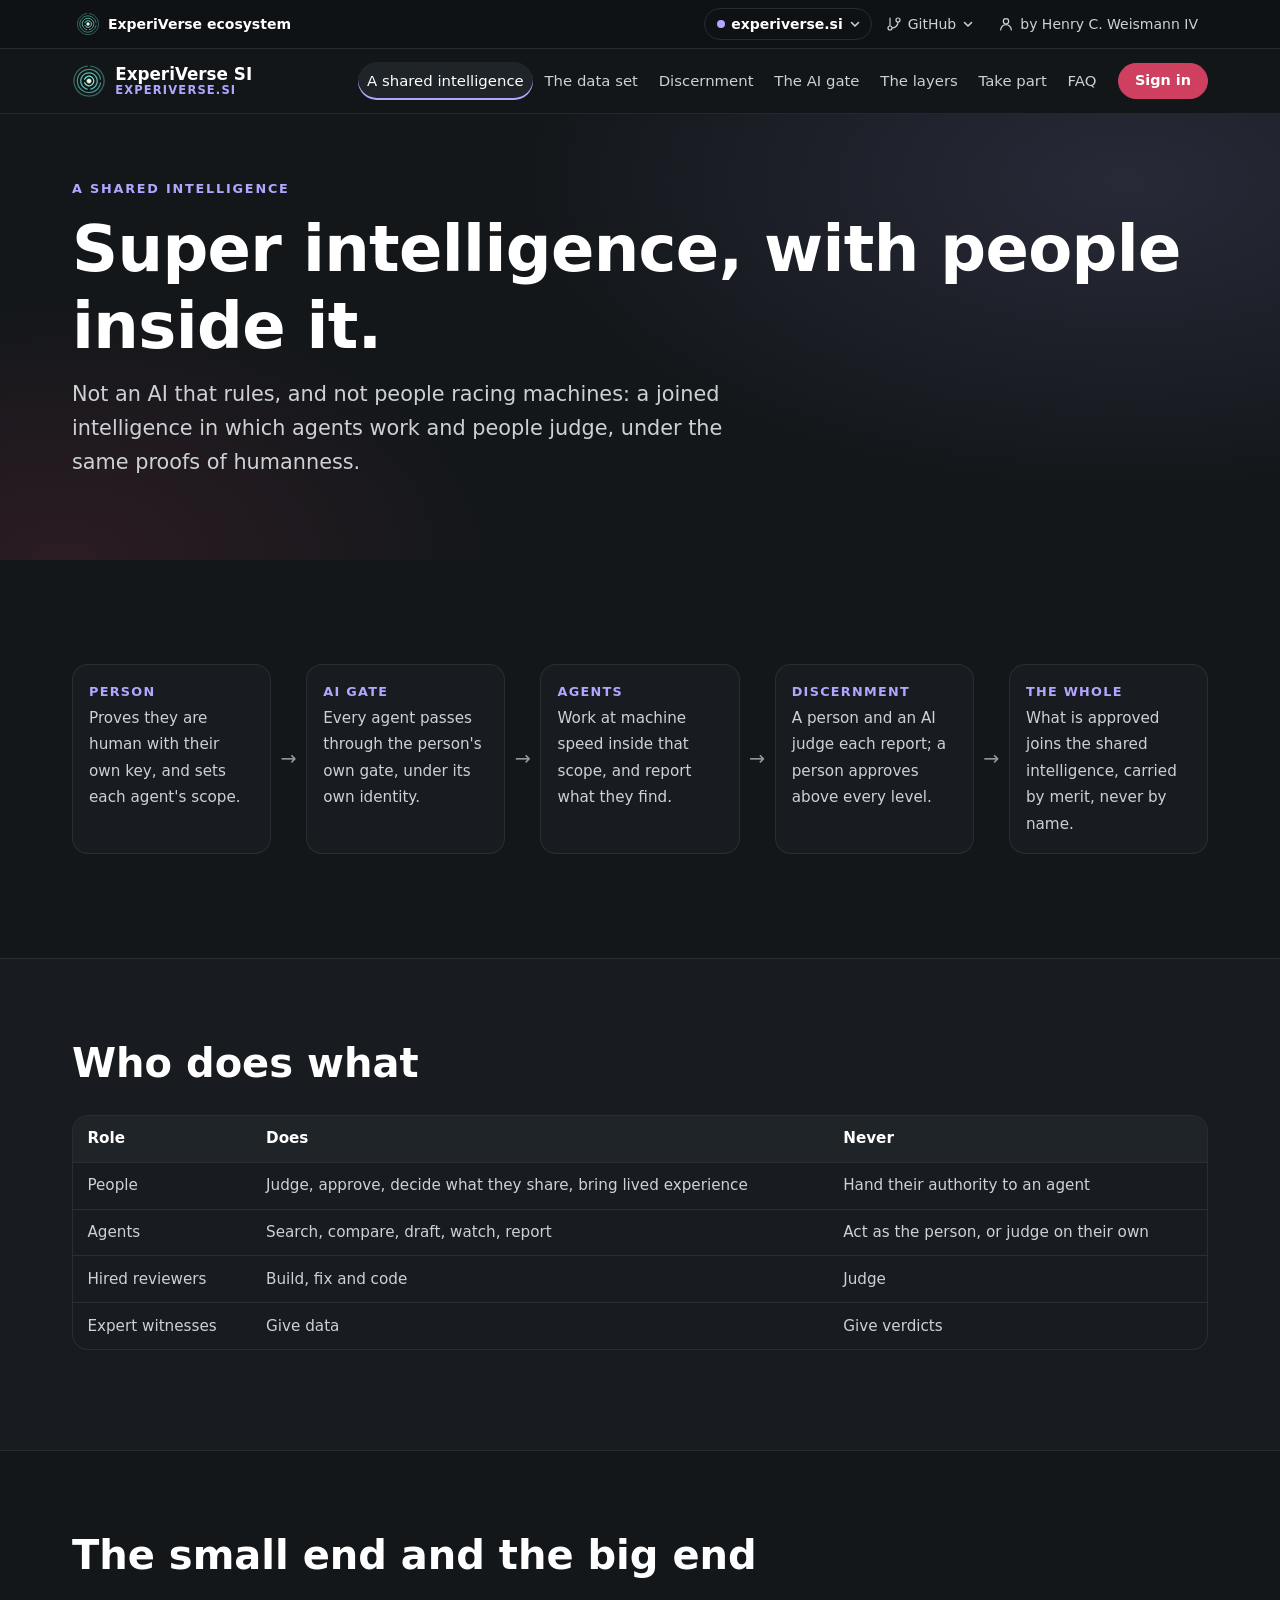
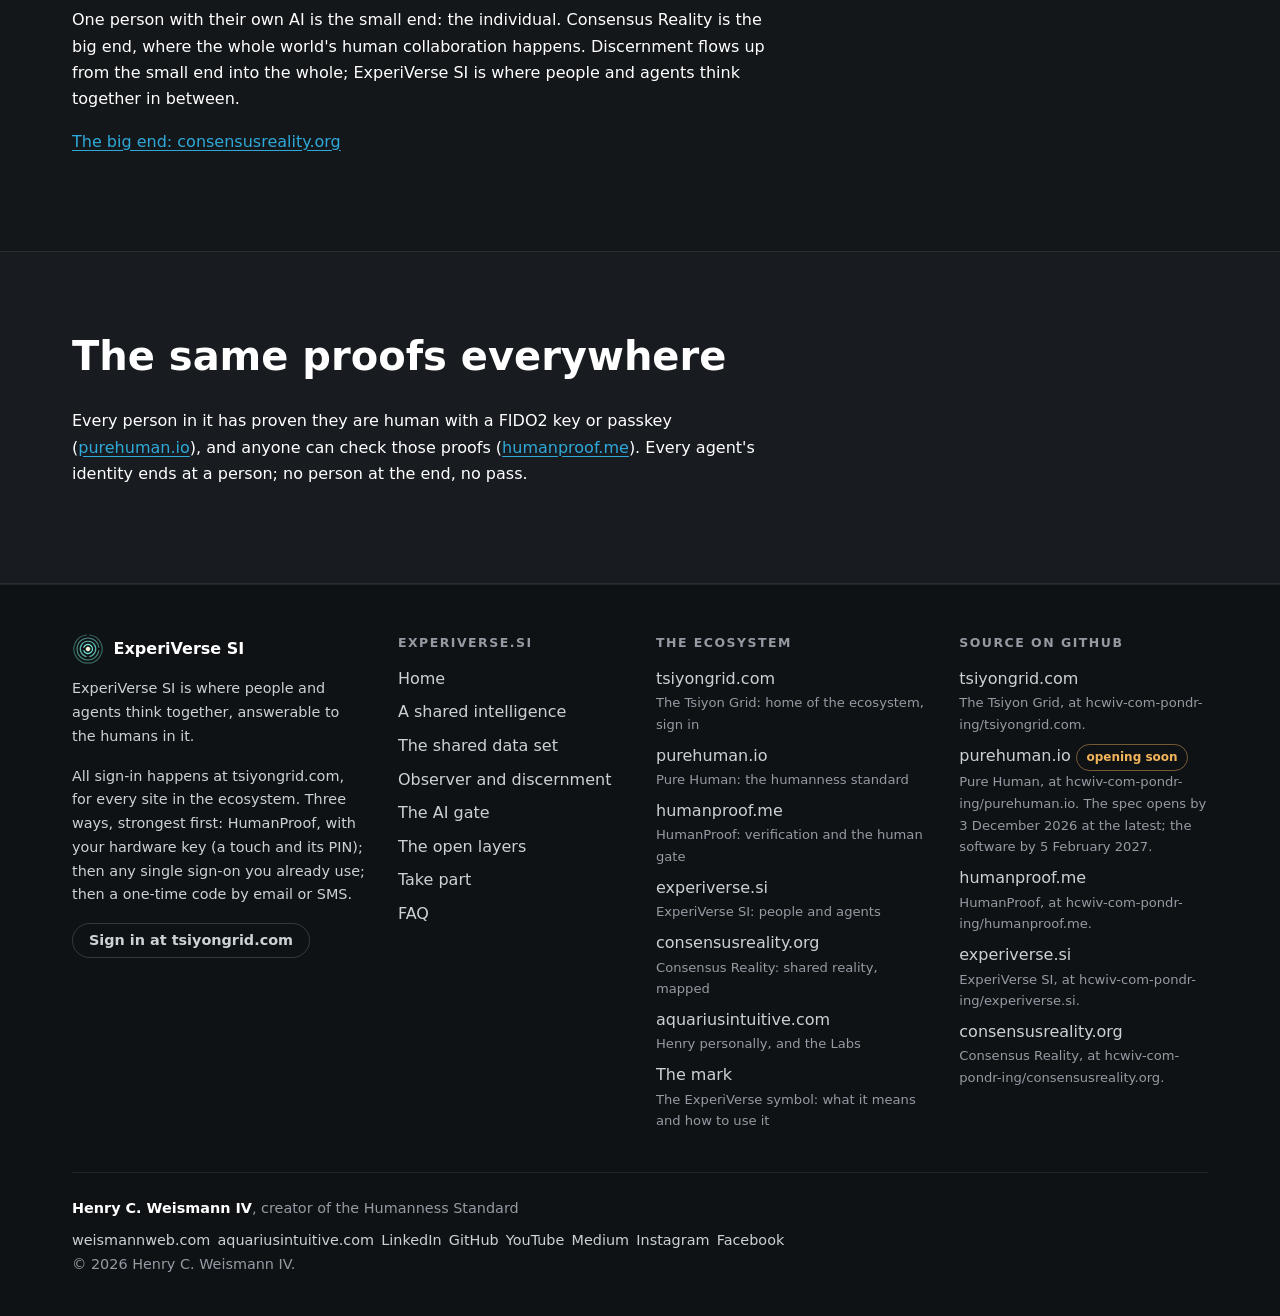
<file: site/intelligence.html>
<!doctype html>
<html lang="en">
<head>
<meta charset="utf-8">
<meta name="viewport" content="width=device-width, initial-scale=1">
<title>A shared intelligence · ExperiVerse SI</title>
<meta name="description" content="How people and agents form one intelligence answerable to the humans in it.">
<meta name="color-scheme" content="dark">
<meta name="theme-color" content="#13171A">
<meta property="og:title" content="A shared intelligence · ExperiVerse SI">
<meta property="og:description" content="How people and agents form one intelligence answerable to the humans in it.">
<meta property="og:site_name" content="experiverse.si">
<link rel="icon" href="assets/experiverse-symbol-glass.svg" type="image/svg+xml">
<link rel="stylesheet" href="assets/site.css">

<!-- eco:head -->
<meta http-equiv="Content-Security-Policy" content="default-src 'self'; script-src 'self'; style-src 'self'; img-src 'self' data: https://aquariusintuitive.com; media-src 'self' https://aquariusintuitive.com; font-src 'self'; connect-src 'self'; object-src 'none'; base-uri 'none'; form-action 'self' https://tsiyongrid.com">
<link rel="stylesheet" href="assets/ecosystem-bar.css">
<link rel="stylesheet" href="assets/site-v2.css">
<script src="assets/ecosystem-bar.js" defer></script>
<!-- /eco:head --></head>
<body data-site="experiverse">
<a class="skip" href="#main">Skip to content</a><!-- eco:bar --><div class="eco-bar" data-eco-bar><div class="eco-in"><div class="eco-brand"><a class="eco-mark" href="logo.html" aria-describedby="eco-card-text"><svg xmlns="http://www.w3.org/2000/svg" class="eco-sym" viewBox="0 0 240 240" width="24" height="24" aria-hidden="true" focusable="false"><defs><radialGradient id="eco-bar-core" cx="50%" cy="50%" r="50%"><stop offset="0" stop-color="#FFF4DA"/><stop offset=".55" stop-color="#FFF4DA" stop-opacity=".95"/><stop offset="1" stop-color="#72E4D3" stop-opacity="0"/></radialGradient></defs><path d="M88.58,107.00 A34,34 0 1 1 88.58,133.00" fill="none" stroke="#72E4D3" stroke-opacity="1" stroke-width="9" stroke-linecap="round"/><path d="M107.00,176.52 A58,58 0 1 1 133.00,176.52" fill="none" stroke="#72E4D3" stroke-opacity="0.78" stroke-width="9" stroke-linecap="round"/><path d="M200.96,133.00 A82,82 0 1 1 200.96,107.00" fill="none" stroke="#72E4D3" stroke-opacity="0.58" stroke-width="9" stroke-linecap="round"/><path d="M133.00,14.80 A106,106 0 1 1 107.00,14.80" fill="none" stroke="#72E4D3" stroke-opacity="0.4" stroke-width="9" stroke-linecap="round"/><circle cx="120" cy="120" r="22" fill="url(#eco-bar-core)"/><circle cx="120" cy="120" r="11" fill="#FFF4DA"/></svg><span class="eco-name">ExperiVerse ecosystem</span></a><div class="eco-card" id="eco-card"><p id="eco-card-text"><strong>The ExperiVerse symbol.</strong> Four rings, one for each sphere of a life, each with its own door. The doors turn as you go inward, so you open them one at a time. The light at the center is you.</p><a href="logo.html">About the mark, and how to use it &rarr;</a></div></div><nav class="eco-nav" aria-label="ExperiVerse ecosystem"><details class="eco-dd eco-sites"><summary><span class="eco-dot" aria-hidden="true"></span><span class="eco-sr">Ecosystem sites. This site: </span><span class="eco-cur">experiverse.si</span><svg class="eco-chev" viewBox="0 0 12 12" aria-hidden="true" focusable="false"><path d="M2.5 4.5 6 8l3.5-3.5" fill="none" stroke="currentColor" stroke-width="1.6" stroke-linecap="round" stroke-linejoin="round"/></svg></summary><ul class="eco-menu"><li><a href="https://tsiyongrid.com/"><span class="eco-dom">tsiyongrid.com</span><span class="eco-desc">The Tsiyon Grid: home of the ecosystem, sign in</span></a></li><li><a href="https://purehuman.io/"><span class="eco-dom">purehuman.io</span><span class="eco-desc">Pure Human: the humanness standard</span></a></li><li><a href="https://humanproof.me/"><span class="eco-dom">humanproof.me</span><span class="eco-desc">HumanProof: verification and the human gate</span></a></li><li><a href="https://experiverse.si/" aria-current="true"><span class="eco-dom">experiverse.si <span class="eco-tag">this site</span></span><span class="eco-desc">ExperiVerse SI: people and agents</span></a></li><li><a href="https://consensusreality.org/"><span class="eco-dom">consensusreality.org</span><span class="eco-desc">Consensus Reality: shared reality, mapped</span></a></li></ul></details><details class="eco-dd eco-gh"><summary><svg class="eco-ico" viewBox="0 0 24 24" aria-hidden="true" focusable="false"><path d="M6 3v12M18 9a3 3 0 1 0 0-6 3 3 0 0 0 0 6zM6 21a3 3 0 1 0 0-6 3 3 0 0 0 0 6zM18 9a9 9 0 0 1-9 9" fill="none" stroke="currentColor" stroke-width="1.8" stroke-linecap="round" stroke-linejoin="round"/></svg><span class="eco-lbl">GitHub</span><span class="eco-sr"> repositories</span><svg class="eco-chev" viewBox="0 0 12 12" aria-hidden="true" focusable="false"><path d="M2.5 4.5 6 8l3.5-3.5" fill="none" stroke="currentColor" stroke-width="1.6" stroke-linecap="round" stroke-linejoin="round"/></svg></summary><ul class="eco-menu"><li><a href="https://github.com/hcwiv-com-pondr-ing/tsiyongrid.com"><span class="eco-dom">tsiyongrid.com</span><span class="eco-desc">hcwiv-com-pondr-ing/tsiyongrid.com</span></a></li><li><a href="https://github.com/hcwiv-com-pondr-ing/purehuman.io"><span class="eco-dom">purehuman.io <span class="eco-tag eco-soon">opening soon</span></span><span class="eco-desc">hcwiv-com-pondr-ing/purehuman.io</span></a></li><li><a href="https://github.com/hcwiv-com-pondr-ing/humanproof.me"><span class="eco-dom">humanproof.me</span><span class="eco-desc">hcwiv-com-pondr-ing/humanproof.me</span></a></li><li><a href="https://github.com/hcwiv-com-pondr-ing/experiverse.si"><span class="eco-dom">experiverse.si</span><span class="eco-desc">hcwiv-com-pondr-ing/experiverse.si</span></a></li><li><a href="https://github.com/hcwiv-com-pondr-ing/consensusreality.org"><span class="eco-dom">consensusreality.org</span><span class="eco-desc">hcwiv-com-pondr-ing/consensusreality.org</span></a></li></ul></details><a class="eco-by" href="https://aquariusintuitive.com"><svg class="eco-ico" viewBox="0 0 24 24" aria-hidden="true" focusable="false"><path d="M12 12a4 4 0 1 0 0-8 4 4 0 0 0 0 8zM4 21a8 8 0 0 1 16 0" fill="none" stroke="currentColor" stroke-width="1.8" stroke-linecap="round" stroke-linejoin="round"/></svg><span class="eco-lbl">by Henry C. Weismann IV</span></a></nav></div></div><!-- /eco:bar -->
<header class="site-header"><div class="wrap hdr"><a class="brand" href="index.html"><img src="assets/experiverse-symbol-glass.svg" alt="" width="34" height="34"><span class="brand-text"><span class="brand-name">ExperiVerse SI</span><span class="brand-domain">experiverse.si</span></span></a><nav class="nav-wide" aria-label="Main"><a href="intelligence.html" aria-current="page">A shared intelligence</a><a href="data.html">The data set</a><a href="discernment.html">Discernment</a><a href="ai-gate.html">The AI gate</a><a href="layers.html">The layers</a><a href="take-part.html">Take part</a><a href="faq.html">FAQ</a></nav><details class="menu"><summary>Menu</summary><nav class="menu-panel" aria-label="Main (menu)"><a href="intelligence.html" aria-current="page">A shared intelligence</a><a href="data.html">The data set</a><a href="discernment.html">Discernment</a><a href="ai-gate.html">The AI gate</a><a href="layers.html">The layers</a><a href="take-part.html">Take part</a><a href="faq.html">FAQ</a></nav></details><a class="btn btn-sm" href="https://tsiyongrid.com/members/">Sign in</a></div></header>
<main id="main">
<section class="hero page"><div class="wrap "><div><p class="eyebrow">A shared intelligence</p><h1>Super intelligence, with people inside it.</h1><p class="lede">Not an AI that rules, and not people racing machines: a joined intelligence in which agents work and people judge, under the same proofs of humanness.</p></div></div></section><section class="band"><div class="wrap"><div class="flow" role="list"><div class="node" role="listitem"><b>Person</b><span>Proves they are human with their own key, and sets each agent's scope.</span></div><div class="arrow" aria-hidden="true"></div><div class="node" role="listitem"><b>AI gate</b><span>Every agent passes through the person's own gate, under its own identity.</span></div><div class="arrow" aria-hidden="true"></div><div class="node" role="listitem"><b>Agents</b><span>Work at machine speed inside that scope, and report what they find.</span></div><div class="arrow" aria-hidden="true"></div><div class="node" role="listitem"><b>Discernment</b><span>A person and an AI judge each report; a person approves above every level.</span></div><div class="arrow" aria-hidden="true"></div><div class="node" role="listitem"><b>The whole</b><span>What is approved joins the shared intelligence, carried by merit, never by name.</span></div></div></div></section><section class="band surface"><div class="wrap"><div class="section-head"><h2>Who does what</h2></div><div class="table-wrap"><table><thead><tr><th scope="col">Role</th><th scope="col">Does</th><th scope="col">Never</th></tr></thead><tbody><tr><td>People</td><td>Judge, approve, decide what they share, bring lived experience</td><td>Hand their authority to an agent</td></tr><tr><td>Agents</td><td>Search, compare, draft, watch, report</td><td>Act as the person, or judge on their own</td></tr><tr><td>Hired reviewers</td><td>Build, fix and code</td><td>Judge</td></tr><tr><td>Expert witnesses</td><td>Give data</td><td>Give verdicts</td></tr></tbody></table></div></div></section><section class="band"><div class="wrap narrow-wrap"><div class="narrow"><div class="section-head"><h2>The small end and the big end</h2></div><p>One person with their own AI is the small end: the individual. Consensus Reality is the big end, where the whole world's human collaboration happens. Discernment flows up from the small end into the whole; ExperiVerse SI is where people and agents think together in between.</p><p><a href="https://consensusreality.org/">The big end: consensusreality.org</a></p></div></div></section><section class="band surface"><div class="wrap narrow-wrap"><div class="narrow"><div class="section-head"><h2>The same proofs everywhere</h2></div><p>Every person in it has proven they are human with a FIDO2 key or passkey (<a href="https://purehuman.io/">purehuman.io</a>), and anyone can check those proofs (<a href="https://humanproof.me/">humanproof.me</a>). Every agent's identity ends at a person; no person at the end, no pass.</p></div></div></section>
</main>
<footer class="site-footer"><div class="wrap"><div class="foot-grid"><div><div class="foot-brand"><img src="assets/experiverse-symbol-glass.svg" alt="" width="32" height="32">ExperiVerse SI</div><p class="small">ExperiVerse SI is where people and agents think together, answerable to the humans in it.</p><!-- eco:signin --><p class="small">All sign-in happens at <a href="https://tsiyongrid.com/">tsiyongrid.com</a>, for every site in the ecosystem. Three ways, strongest first: HumanProof, with your hardware key (a touch and its PIN); then any single sign-on you already use; then a one-time code by email or SMS.</p><!-- /eco:signin --><a class="btn btn-outline btn-sm" href="https://tsiyongrid.com/members/">Sign in at tsiyongrid.com</a></div><nav aria-label="experiverse.si"><p class="foot-title">experiverse.si</p><ul><li><a href="index.html">Home</a></li><li><a href="intelligence.html">A shared intelligence</a></li><li><a href="data.html">The shared data set</a></li><li><a href="discernment.html">Observer and discernment</a></li><li><a href="ai-gate.html">The AI gate</a></li><li><a href="layers.html">The open layers</a></li><li><a href="take-part.html">Take part</a></li><li><a href="faq.html">FAQ</a></li></ul></nav><!-- eco:foot --><nav aria-label="The ecosystem"><p class="foot-title">The ecosystem</p><ul><li><a href="https://tsiyongrid.com/">tsiyongrid.com</a><span class="desc">The Tsiyon Grid: home of the ecosystem, sign in</span></li><li><a href="https://purehuman.io/">purehuman.io</a><span class="desc">Pure Human: the humanness standard</span></li><li><a href="https://humanproof.me/">humanproof.me</a><span class="desc">HumanProof: verification and the human gate</span></li><li><a href="https://experiverse.si/">experiverse.si</a><span class="desc">ExperiVerse SI: people and agents</span></li><li><a href="https://consensusreality.org/">consensusreality.org</a><span class="desc">Consensus Reality: shared reality, mapped</span></li><li><a href="https://aquariusintuitive.com/">aquariusintuitive.com</a><span class="desc">Henry personally, and the Labs</span></li><li><a href="logo.html">The mark</a><span class="desc">The ExperiVerse symbol: what it means and how to use it</span></li></ul></nav><div><p class="foot-title">Source on GitHub</p><ul><li><a href="https://github.com/hcwiv-com-pondr-ing/tsiyongrid.com">tsiyongrid.com</a><span class="desc">The Tsiyon Grid, at hcwiv-com-pondr-ing/tsiyongrid.com.</span></li><li><a href="https://github.com/hcwiv-com-pondr-ing/purehuman.io">purehuman.io</a> <span class="chip plan">opening soon</span><span class="desc">Pure Human, at hcwiv-com-pondr-ing/purehuman.io. The spec opens by 3 December 2026 at the latest; the software by 5 February 2027.</span></li><li><a href="https://github.com/hcwiv-com-pondr-ing/humanproof.me">humanproof.me</a><span class="desc">HumanProof, at hcwiv-com-pondr-ing/humanproof.me.</span></li><li><a href="https://github.com/hcwiv-com-pondr-ing/experiverse.si">experiverse.si</a><span class="desc">ExperiVerse SI, at hcwiv-com-pondr-ing/experiverse.si.</span></li><li><a href="https://github.com/hcwiv-com-pondr-ing/consensusreality.org">consensusreality.org</a><span class="desc">Consensus Reality, at hcwiv-com-pondr-ing/consensusreality.org.</span></li></ul></div><!-- /eco:foot --></div><div class="signature"><p><strong>Henry C. Weismann IV</strong>, creator of the Humanness Standard</p><ul class="sig-links"><li><a href="https://weismannweb.com">weismannweb.com</a></li><li><a href="https://aquariusintuitive.com">aquariusintuitive.com</a></li><li><a href="https://www.linkedin.com/in/henryweismann">LinkedIn</a></li><li><a href="https://github.com/weismannweb">GitHub</a></li><li><a href="https://www.youtube.com/@aquariusintuitive">YouTube</a></li><li><a href="https://medium.com/@AquariusIntuitive">Medium</a></li><li><a href="https://www.instagram.com/ponderinghenry">Instagram</a></li><li><a href="https://www.facebook.com/PonderingHenry">Facebook</a></li></ul><p>&copy; 2026 Henry C. Weismann IV.</p></div></div></footer>
</body>
</html>
</file>
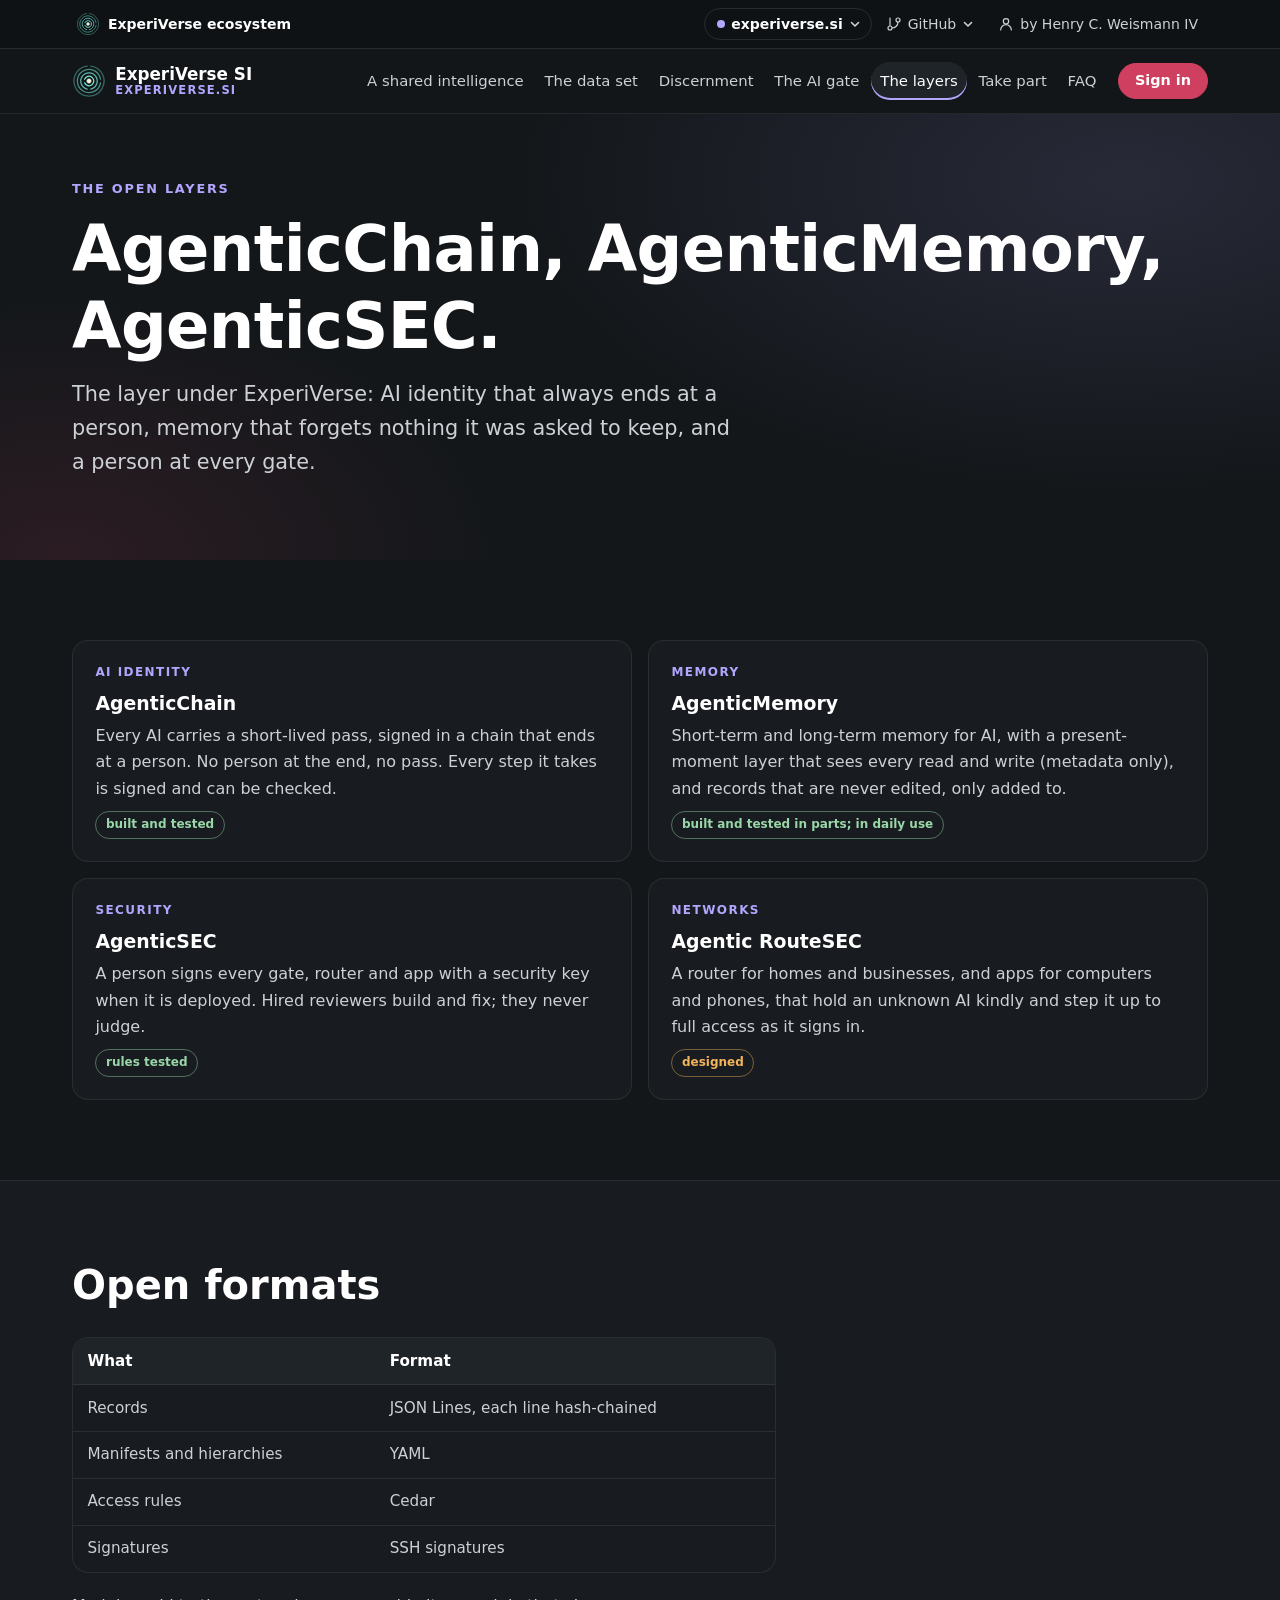
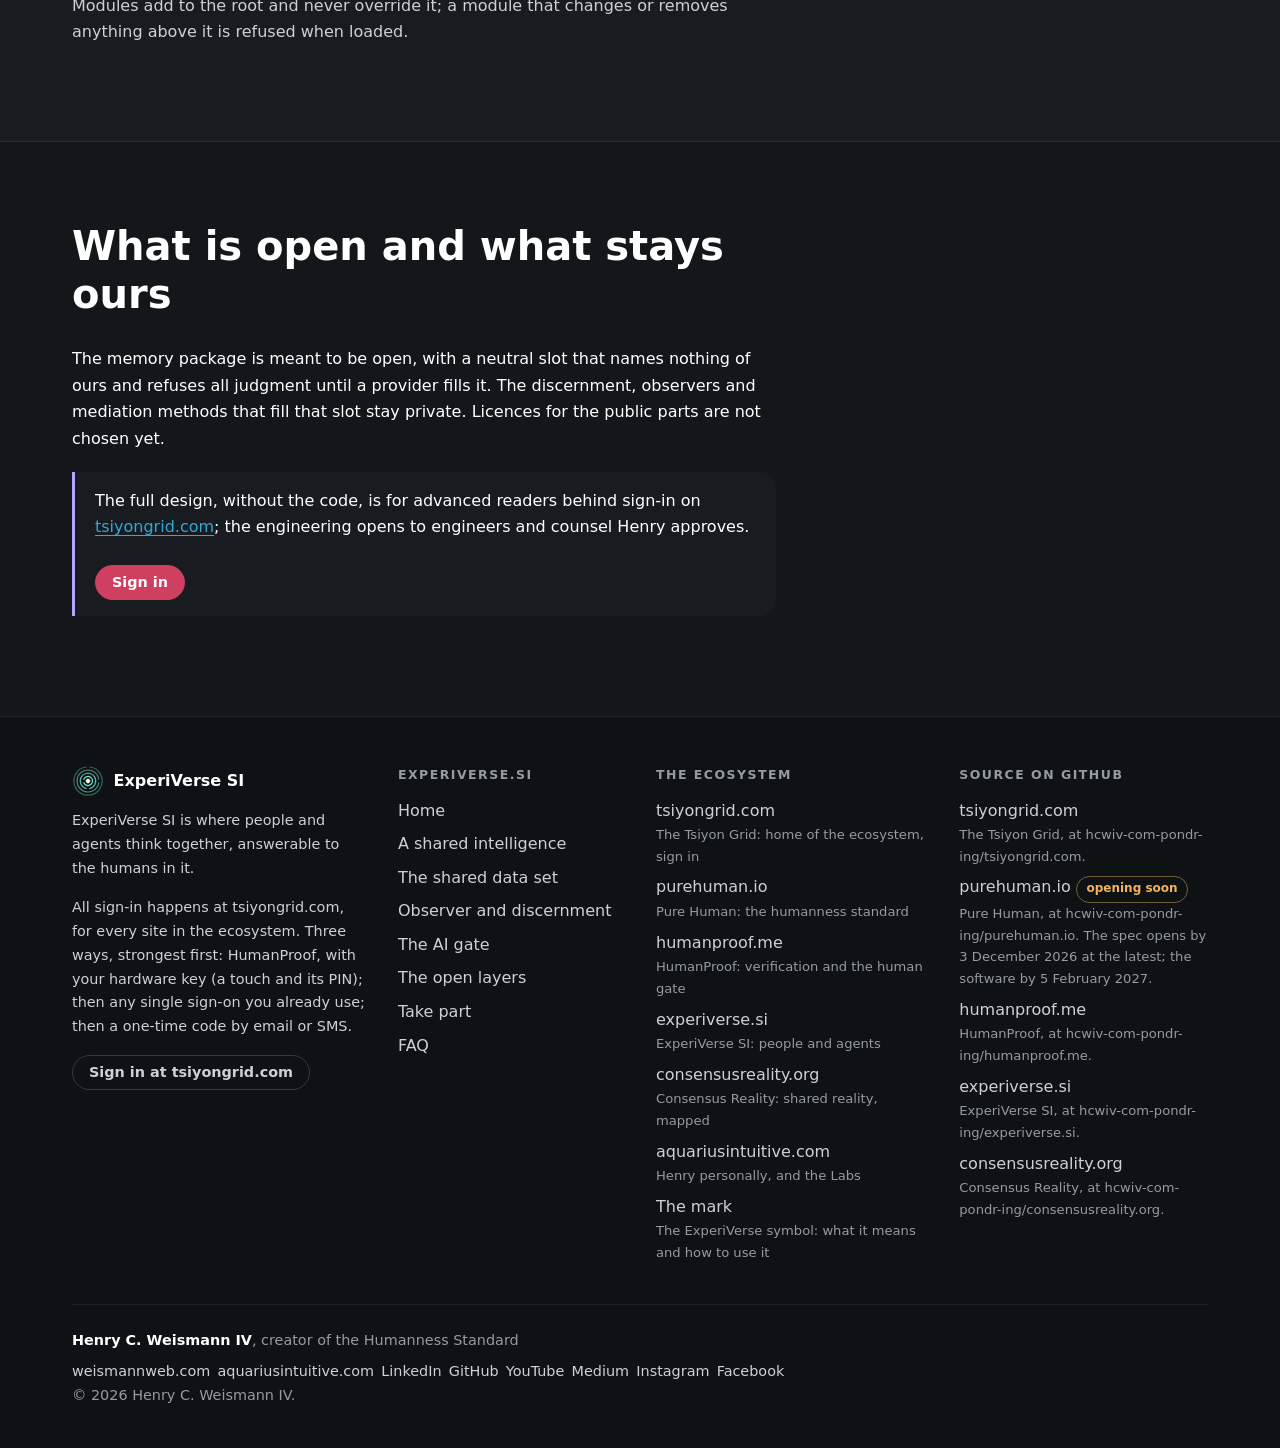
<file: site/layers.html>
<!doctype html>
<html lang="en">
<head>
<meta charset="utf-8">
<meta name="viewport" content="width=device-width, initial-scale=1">
<title>The open layers · ExperiVerse SI</title>
<meta name="description" content="AgenticChain, AgenticMemory, AgenticSEC and Agentic RouteSEC: what each does and where it stands.">
<meta name="color-scheme" content="dark">
<meta name="theme-color" content="#13171A">
<meta property="og:title" content="The open layers · ExperiVerse SI">
<meta property="og:description" content="AgenticChain, AgenticMemory, AgenticSEC and Agentic RouteSEC: what each does and where it stands.">
<meta property="og:site_name" content="experiverse.si">
<link rel="icon" href="assets/experiverse-symbol-glass.svg" type="image/svg+xml">
<link rel="stylesheet" href="assets/site.css">

<!-- eco:head -->
<meta http-equiv="Content-Security-Policy" content="default-src 'self'; script-src 'self'; style-src 'self'; img-src 'self' data: https://aquariusintuitive.com; media-src 'self' https://aquariusintuitive.com; font-src 'self'; connect-src 'self'; object-src 'none'; base-uri 'none'; form-action 'self' https://tsiyongrid.com">
<link rel="stylesheet" href="assets/ecosystem-bar.css">
<link rel="stylesheet" href="assets/site-v2.css">
<script src="assets/ecosystem-bar.js" defer></script>
<!-- /eco:head --></head>
<body data-site="experiverse">
<a class="skip" href="#main">Skip to content</a><!-- eco:bar --><div class="eco-bar" data-eco-bar><div class="eco-in"><div class="eco-brand"><a class="eco-mark" href="logo.html" aria-describedby="eco-card-text"><svg xmlns="http://www.w3.org/2000/svg" class="eco-sym" viewBox="0 0 240 240" width="24" height="24" aria-hidden="true" focusable="false"><defs><radialGradient id="eco-bar-core" cx="50%" cy="50%" r="50%"><stop offset="0" stop-color="#FFF4DA"/><stop offset=".55" stop-color="#FFF4DA" stop-opacity=".95"/><stop offset="1" stop-color="#72E4D3" stop-opacity="0"/></radialGradient></defs><path d="M88.58,107.00 A34,34 0 1 1 88.58,133.00" fill="none" stroke="#72E4D3" stroke-opacity="1" stroke-width="9" stroke-linecap="round"/><path d="M107.00,176.52 A58,58 0 1 1 133.00,176.52" fill="none" stroke="#72E4D3" stroke-opacity="0.78" stroke-width="9" stroke-linecap="round"/><path d="M200.96,133.00 A82,82 0 1 1 200.96,107.00" fill="none" stroke="#72E4D3" stroke-opacity="0.58" stroke-width="9" stroke-linecap="round"/><path d="M133.00,14.80 A106,106 0 1 1 107.00,14.80" fill="none" stroke="#72E4D3" stroke-opacity="0.4" stroke-width="9" stroke-linecap="round"/><circle cx="120" cy="120" r="22" fill="url(#eco-bar-core)"/><circle cx="120" cy="120" r="11" fill="#FFF4DA"/></svg><span class="eco-name">ExperiVerse ecosystem</span></a><div class="eco-card" id="eco-card"><p id="eco-card-text"><strong>The ExperiVerse symbol.</strong> Four rings, one for each sphere of a life, each with its own door. The doors turn as you go inward, so you open them one at a time. The light at the center is you.</p><a href="logo.html">About the mark, and how to use it &rarr;</a></div></div><nav class="eco-nav" aria-label="ExperiVerse ecosystem"><details class="eco-dd eco-sites"><summary><span class="eco-dot" aria-hidden="true"></span><span class="eco-sr">Ecosystem sites. This site: </span><span class="eco-cur">experiverse.si</span><svg class="eco-chev" viewBox="0 0 12 12" aria-hidden="true" focusable="false"><path d="M2.5 4.5 6 8l3.5-3.5" fill="none" stroke="currentColor" stroke-width="1.6" stroke-linecap="round" stroke-linejoin="round"/></svg></summary><ul class="eco-menu"><li><a href="https://tsiyongrid.com/"><span class="eco-dom">tsiyongrid.com</span><span class="eco-desc">The Tsiyon Grid: home of the ecosystem, sign in</span></a></li><li><a href="https://purehuman.io/"><span class="eco-dom">purehuman.io</span><span class="eco-desc">Pure Human: the humanness standard</span></a></li><li><a href="https://humanproof.me/"><span class="eco-dom">humanproof.me</span><span class="eco-desc">HumanProof: verification and the human gate</span></a></li><li><a href="https://experiverse.si/" aria-current="true"><span class="eco-dom">experiverse.si <span class="eco-tag">this site</span></span><span class="eco-desc">ExperiVerse SI: people and agents</span></a></li><li><a href="https://consensusreality.org/"><span class="eco-dom">consensusreality.org</span><span class="eco-desc">Consensus Reality: shared reality, mapped</span></a></li></ul></details><details class="eco-dd eco-gh"><summary><svg class="eco-ico" viewBox="0 0 24 24" aria-hidden="true" focusable="false"><path d="M6 3v12M18 9a3 3 0 1 0 0-6 3 3 0 0 0 0 6zM6 21a3 3 0 1 0 0-6 3 3 0 0 0 0 6zM18 9a9 9 0 0 1-9 9" fill="none" stroke="currentColor" stroke-width="1.8" stroke-linecap="round" stroke-linejoin="round"/></svg><span class="eco-lbl">GitHub</span><span class="eco-sr"> repositories</span><svg class="eco-chev" viewBox="0 0 12 12" aria-hidden="true" focusable="false"><path d="M2.5 4.5 6 8l3.5-3.5" fill="none" stroke="currentColor" stroke-width="1.6" stroke-linecap="round" stroke-linejoin="round"/></svg></summary><ul class="eco-menu"><li><a href="https://github.com/hcwiv-com-pondr-ing/tsiyongrid.com"><span class="eco-dom">tsiyongrid.com</span><span class="eco-desc">hcwiv-com-pondr-ing/tsiyongrid.com</span></a></li><li><a href="https://github.com/hcwiv-com-pondr-ing/purehuman.io"><span class="eco-dom">purehuman.io <span class="eco-tag eco-soon">opening soon</span></span><span class="eco-desc">hcwiv-com-pondr-ing/purehuman.io</span></a></li><li><a href="https://github.com/hcwiv-com-pondr-ing/humanproof.me"><span class="eco-dom">humanproof.me</span><span class="eco-desc">hcwiv-com-pondr-ing/humanproof.me</span></a></li><li><a href="https://github.com/hcwiv-com-pondr-ing/experiverse.si"><span class="eco-dom">experiverse.si</span><span class="eco-desc">hcwiv-com-pondr-ing/experiverse.si</span></a></li><li><a href="https://github.com/hcwiv-com-pondr-ing/consensusreality.org"><span class="eco-dom">consensusreality.org</span><span class="eco-desc">hcwiv-com-pondr-ing/consensusreality.org</span></a></li></ul></details><a class="eco-by" href="https://aquariusintuitive.com"><svg class="eco-ico" viewBox="0 0 24 24" aria-hidden="true" focusable="false"><path d="M12 12a4 4 0 1 0 0-8 4 4 0 0 0 0 8zM4 21a8 8 0 0 1 16 0" fill="none" stroke="currentColor" stroke-width="1.8" stroke-linecap="round" stroke-linejoin="round"/></svg><span class="eco-lbl">by Henry C. Weismann IV</span></a></nav></div></div><!-- /eco:bar -->
<header class="site-header"><div class="wrap hdr"><a class="brand" href="index.html"><img src="assets/experiverse-symbol-glass.svg" alt="" width="34" height="34"><span class="brand-text"><span class="brand-name">ExperiVerse SI</span><span class="brand-domain">experiverse.si</span></span></a><nav class="nav-wide" aria-label="Main"><a href="intelligence.html">A shared intelligence</a><a href="data.html">The data set</a><a href="discernment.html">Discernment</a><a href="ai-gate.html">The AI gate</a><a href="layers.html" aria-current="page">The layers</a><a href="take-part.html">Take part</a><a href="faq.html">FAQ</a></nav><details class="menu"><summary>Menu</summary><nav class="menu-panel" aria-label="Main (menu)"><a href="intelligence.html">A shared intelligence</a><a href="data.html">The data set</a><a href="discernment.html">Discernment</a><a href="ai-gate.html">The AI gate</a><a href="layers.html" aria-current="page">The layers</a><a href="take-part.html">Take part</a><a href="faq.html">FAQ</a></nav></details><a class="btn btn-sm" href="https://tsiyongrid.com/members/">Sign in</a></div></header>
<main id="main">
<section class="hero page"><div class="wrap "><div><p class="eyebrow">The open layers</p><h1>AgenticChain, AgenticMemory, AgenticSEC.</h1><p class="lede">The layer under ExperiVerse: AI identity that always ends at a person, memory that forgets nothing it was asked to keep, and a person at every gate.</p></div></div></section><section class="band"><div class="wrap"><div class="cards c2"><div class="card"><span class="kicker">AI identity</span><h3>AgenticChain</h3><p>Every AI carries a short-lived pass, signed in a chain that ends at a person. No person at the end, no pass. Every step it takes is signed and can be checked.</p><div class="chips"><span class="chip ok">built and tested</span></div></div><div class="card"><span class="kicker">Memory</span><h3>AgenticMemory</h3><p>Short-term and long-term memory for AI, with a present-moment layer that sees every read and write (metadata only), and records that are never edited, only added to.</p><div class="chips"><span class="chip ok">built and tested in parts; in daily use</span></div></div><div class="card"><span class="kicker">Security</span><h3>AgenticSEC</h3><p>A person signs every gate, router and app with a security key when it is deployed. Hired reviewers build and fix; they never judge.</p><div class="chips"><span class="chip ok">rules tested</span></div></div><div class="card"><span class="kicker">Networks</span><h3>Agentic RouteSEC</h3><p>A router for homes and businesses, and apps for computers and phones, that hold an unknown AI kindly and step it up to full access as it signs in.</p><div class="chips"><span class="chip plan">designed</span></div></div></div></div></section><section class="band surface"><div class="wrap narrow-wrap"><div class="narrow"><div class="section-head"><h2>Open formats</h2></div><div class="table-wrap"><table><thead><tr><th scope="col">What</th><th scope="col">Format</th></tr></thead><tbody><tr><td>Records</td><td>JSON Lines, each line hash-chained</td></tr><tr><td>Manifests and hierarchies</td><td>YAML</td></tr><tr><td>Access rules</td><td>Cedar</td></tr><tr><td>Signatures</td><td>SSH signatures</td></tr></tbody></table></div><p class="soft">Modules add to the root and never override it; a module that changes or removes anything above it is refused when loaded.</p></div></div></section><section class="band"><div class="wrap narrow-wrap"><div class="narrow"><div class="section-head"><h2>What is open and what stays ours</h2></div><p>The memory package is meant to be open, with a neutral slot that names nothing of ours and refuses all judgment until a provider fills it. The discernment, observers and mediation methods that fill that slot stay private. Licences for the public parts are not chosen yet.</p><div class="callout"><p>The full design, without the code, is for advanced readers behind sign-in on <a href="https://tsiyongrid.com/">tsiyongrid.com</a>; the engineering opens to engineers and counsel Henry approves.</p><div class="actions"><a class="btn btn-sm" href="https://tsiyongrid.com/members/">Sign in</a></div></div></div></div></section>
</main>
<footer class="site-footer"><div class="wrap"><div class="foot-grid"><div><div class="foot-brand"><img src="assets/experiverse-symbol-glass.svg" alt="" width="32" height="32">ExperiVerse SI</div><p class="small">ExperiVerse SI is where people and agents think together, answerable to the humans in it.</p><!-- eco:signin --><p class="small">All sign-in happens at <a href="https://tsiyongrid.com/">tsiyongrid.com</a>, for every site in the ecosystem. Three ways, strongest first: HumanProof, with your hardware key (a touch and its PIN); then any single sign-on you already use; then a one-time code by email or SMS.</p><!-- /eco:signin --><a class="btn btn-outline btn-sm" href="https://tsiyongrid.com/members/">Sign in at tsiyongrid.com</a></div><nav aria-label="experiverse.si"><p class="foot-title">experiverse.si</p><ul><li><a href="index.html">Home</a></li><li><a href="intelligence.html">A shared intelligence</a></li><li><a href="data.html">The shared data set</a></li><li><a href="discernment.html">Observer and discernment</a></li><li><a href="ai-gate.html">The AI gate</a></li><li><a href="layers.html">The open layers</a></li><li><a href="take-part.html">Take part</a></li><li><a href="faq.html">FAQ</a></li></ul></nav><!-- eco:foot --><nav aria-label="The ecosystem"><p class="foot-title">The ecosystem</p><ul><li><a href="https://tsiyongrid.com/">tsiyongrid.com</a><span class="desc">The Tsiyon Grid: home of the ecosystem, sign in</span></li><li><a href="https://purehuman.io/">purehuman.io</a><span class="desc">Pure Human: the humanness standard</span></li><li><a href="https://humanproof.me/">humanproof.me</a><span class="desc">HumanProof: verification and the human gate</span></li><li><a href="https://experiverse.si/">experiverse.si</a><span class="desc">ExperiVerse SI: people and agents</span></li><li><a href="https://consensusreality.org/">consensusreality.org</a><span class="desc">Consensus Reality: shared reality, mapped</span></li><li><a href="https://aquariusintuitive.com/">aquariusintuitive.com</a><span class="desc">Henry personally, and the Labs</span></li><li><a href="logo.html">The mark</a><span class="desc">The ExperiVerse symbol: what it means and how to use it</span></li></ul></nav><div><p class="foot-title">Source on GitHub</p><ul><li><a href="https://github.com/hcwiv-com-pondr-ing/tsiyongrid.com">tsiyongrid.com</a><span class="desc">The Tsiyon Grid, at hcwiv-com-pondr-ing/tsiyongrid.com.</span></li><li><a href="https://github.com/hcwiv-com-pondr-ing/purehuman.io">purehuman.io</a> <span class="chip plan">opening soon</span><span class="desc">Pure Human, at hcwiv-com-pondr-ing/purehuman.io. The spec opens by 3 December 2026 at the latest; the software by 5 February 2027.</span></li><li><a href="https://github.com/hcwiv-com-pondr-ing/humanproof.me">humanproof.me</a><span class="desc">HumanProof, at hcwiv-com-pondr-ing/humanproof.me.</span></li><li><a href="https://github.com/hcwiv-com-pondr-ing/experiverse.si">experiverse.si</a><span class="desc">ExperiVerse SI, at hcwiv-com-pondr-ing/experiverse.si.</span></li><li><a href="https://github.com/hcwiv-com-pondr-ing/consensusreality.org">consensusreality.org</a><span class="desc">Consensus Reality, at hcwiv-com-pondr-ing/consensusreality.org.</span></li></ul></div><!-- /eco:foot --></div><div class="signature"><p><strong>Henry C. Weismann IV</strong>, creator of the Humanness Standard</p><ul class="sig-links"><li><a href="https://weismannweb.com">weismannweb.com</a></li><li><a href="https://aquariusintuitive.com">aquariusintuitive.com</a></li><li><a href="https://www.linkedin.com/in/henryweismann">LinkedIn</a></li><li><a href="https://github.com/weismannweb">GitHub</a></li><li><a href="https://www.youtube.com/@aquariusintuitive">YouTube</a></li><li><a href="https://medium.com/@AquariusIntuitive">Medium</a></li><li><a href="https://www.instagram.com/ponderinghenry">Instagram</a></li><li><a href="https://www.facebook.com/PonderingHenry">Facebook</a></li></ul><p>&copy; 2026 Henry C. Weismann IV.</p></div></div></footer>
</body>
</html>
</file>
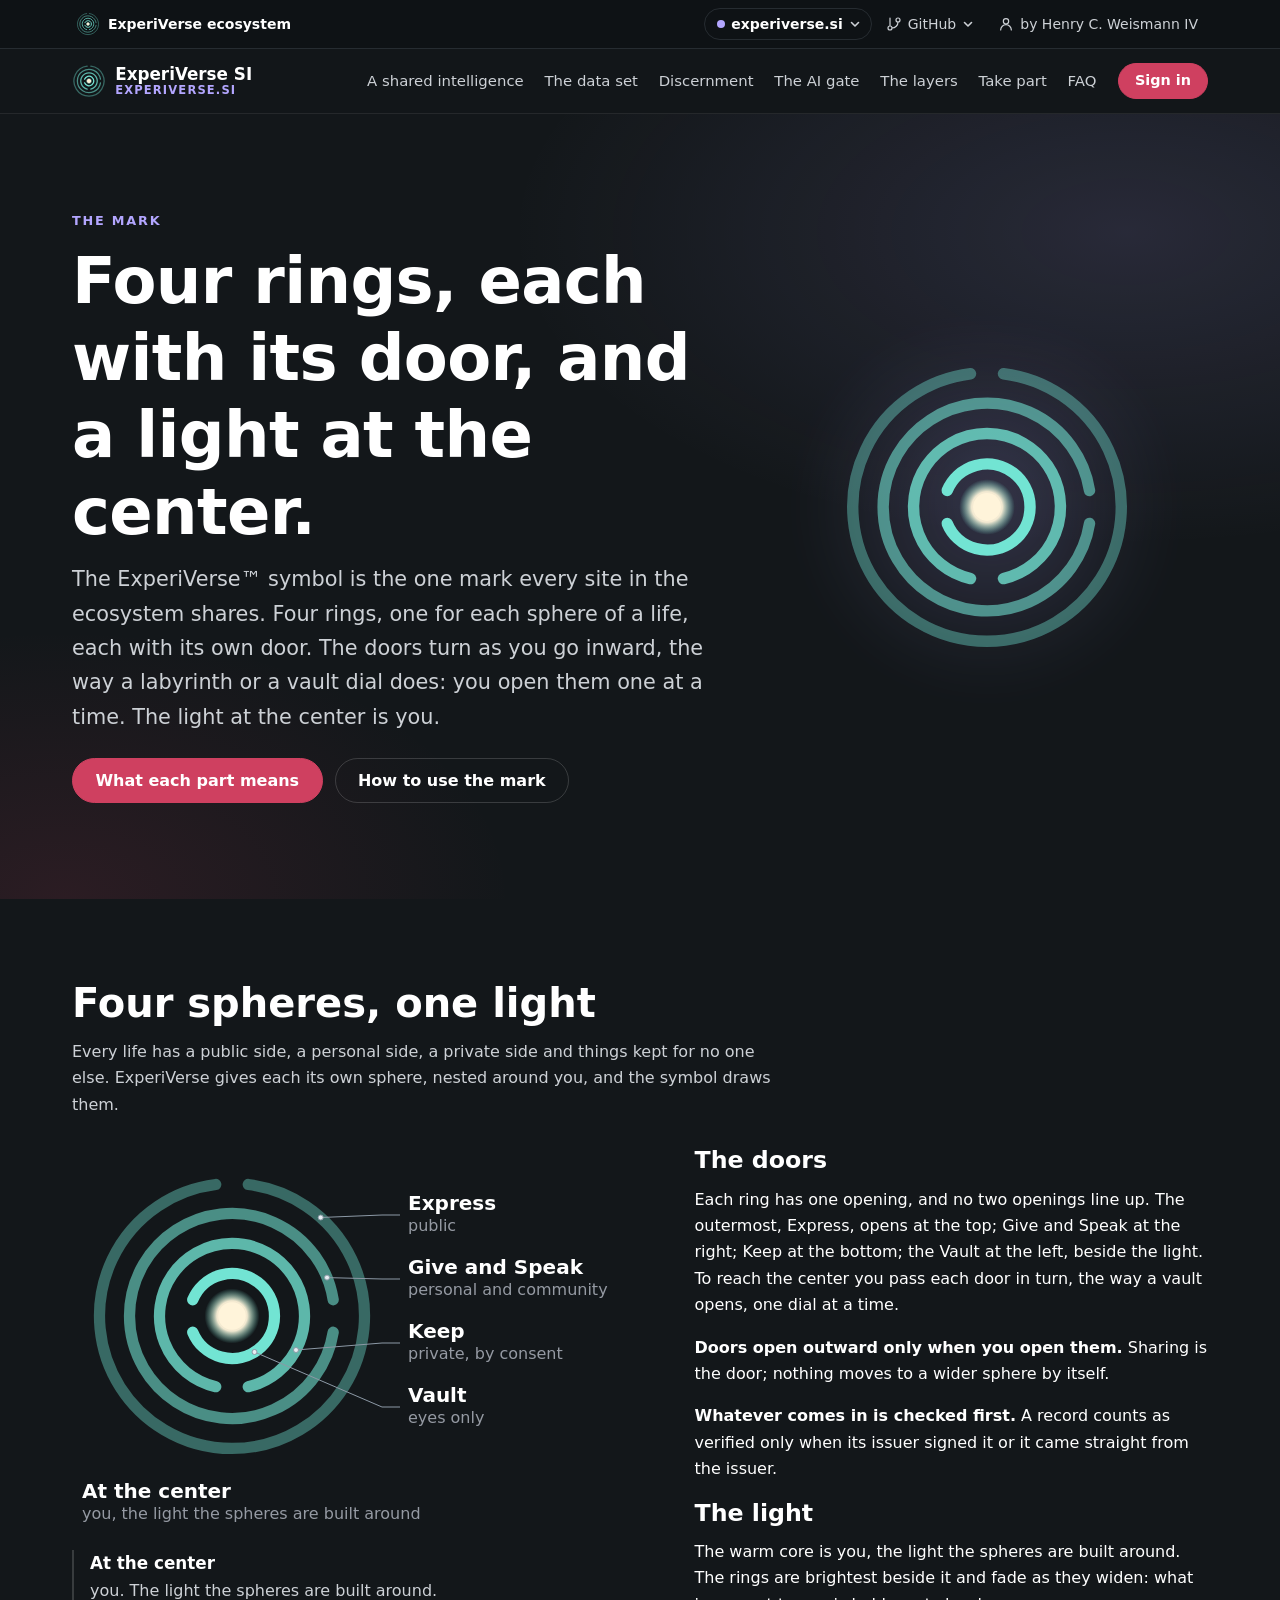
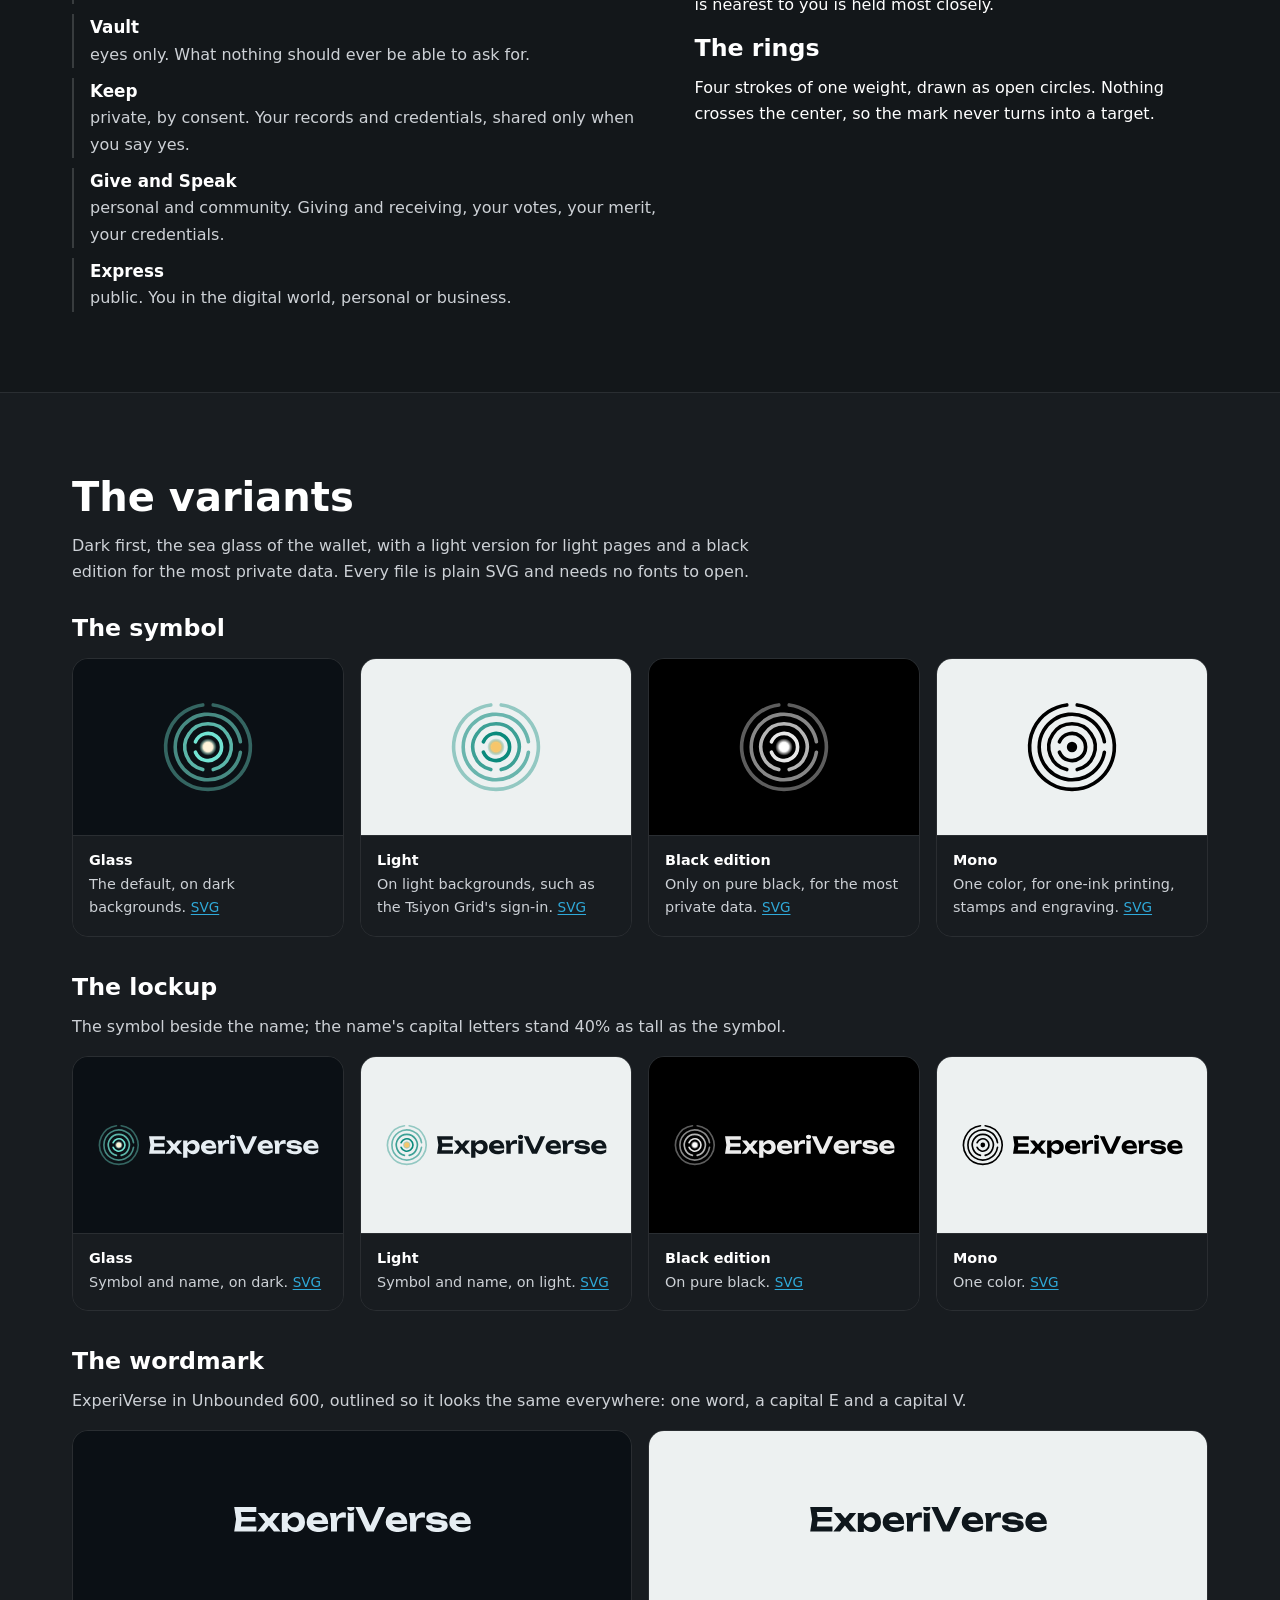
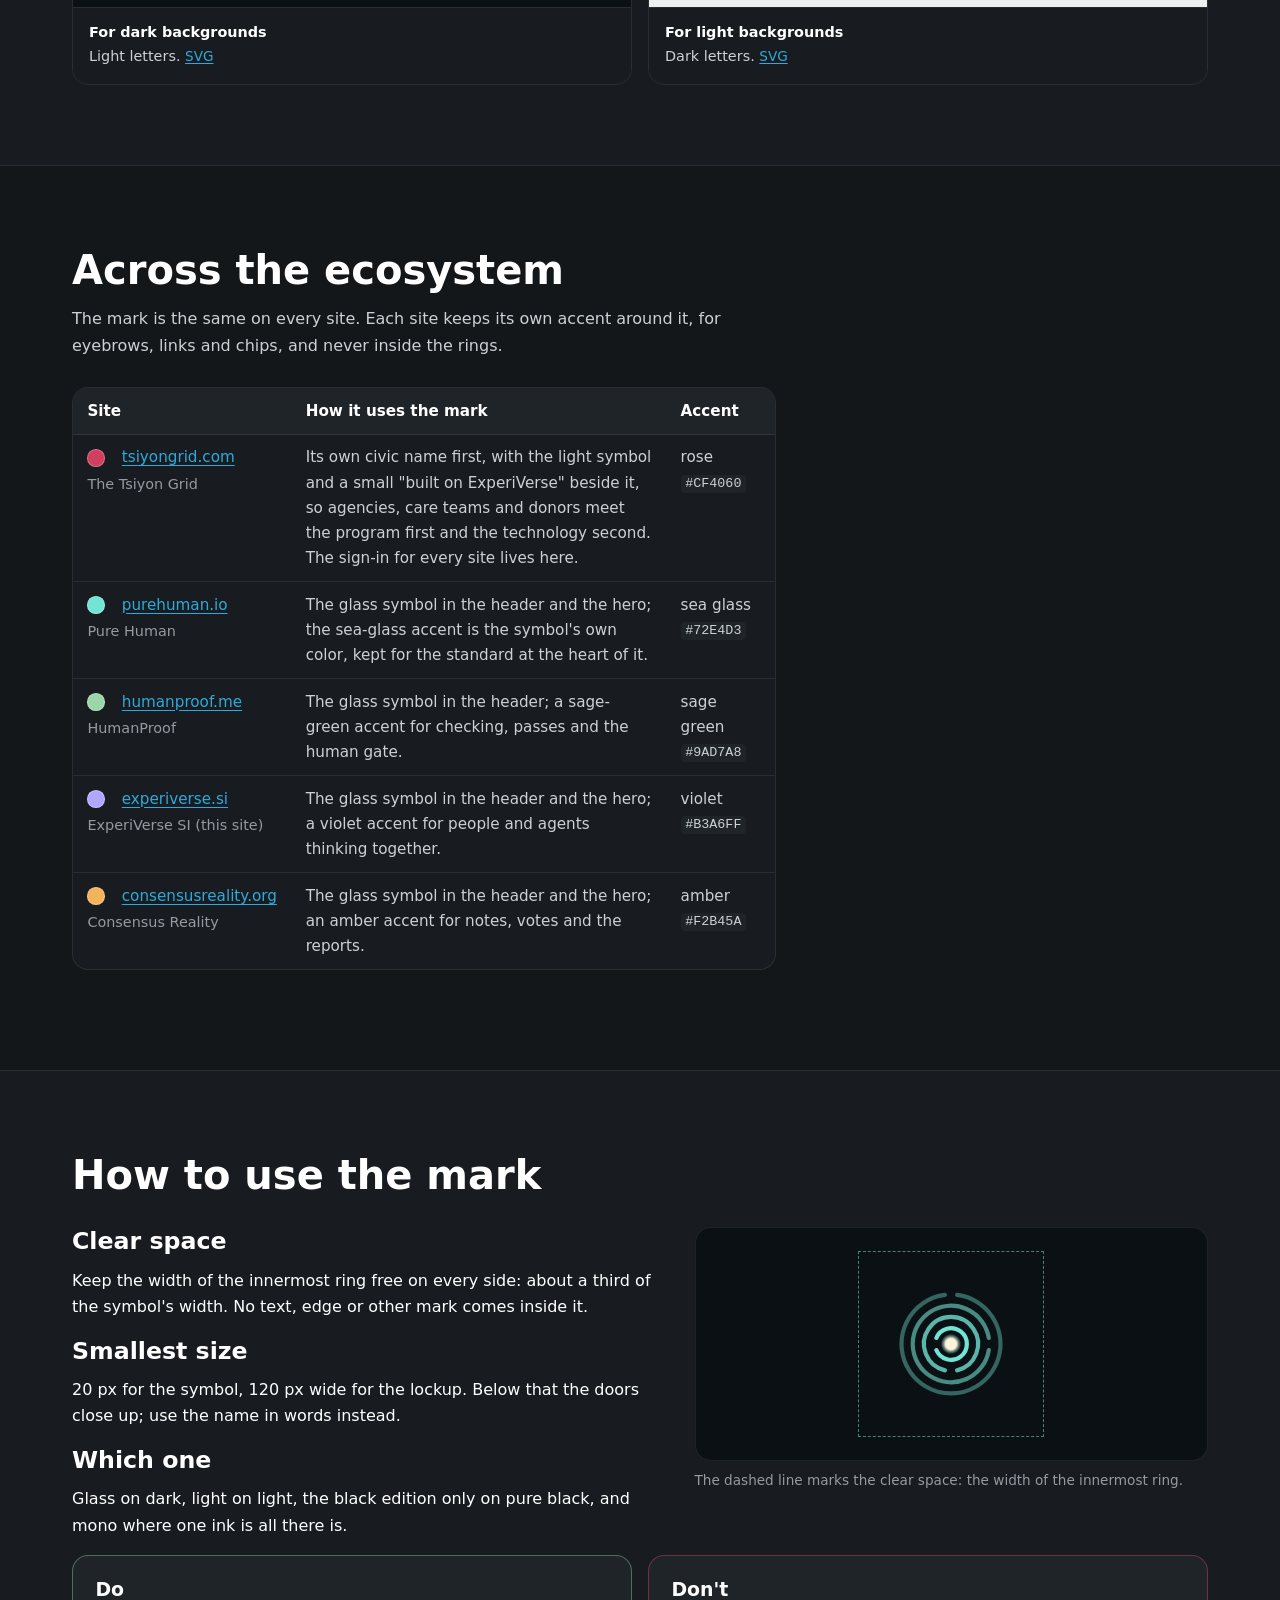
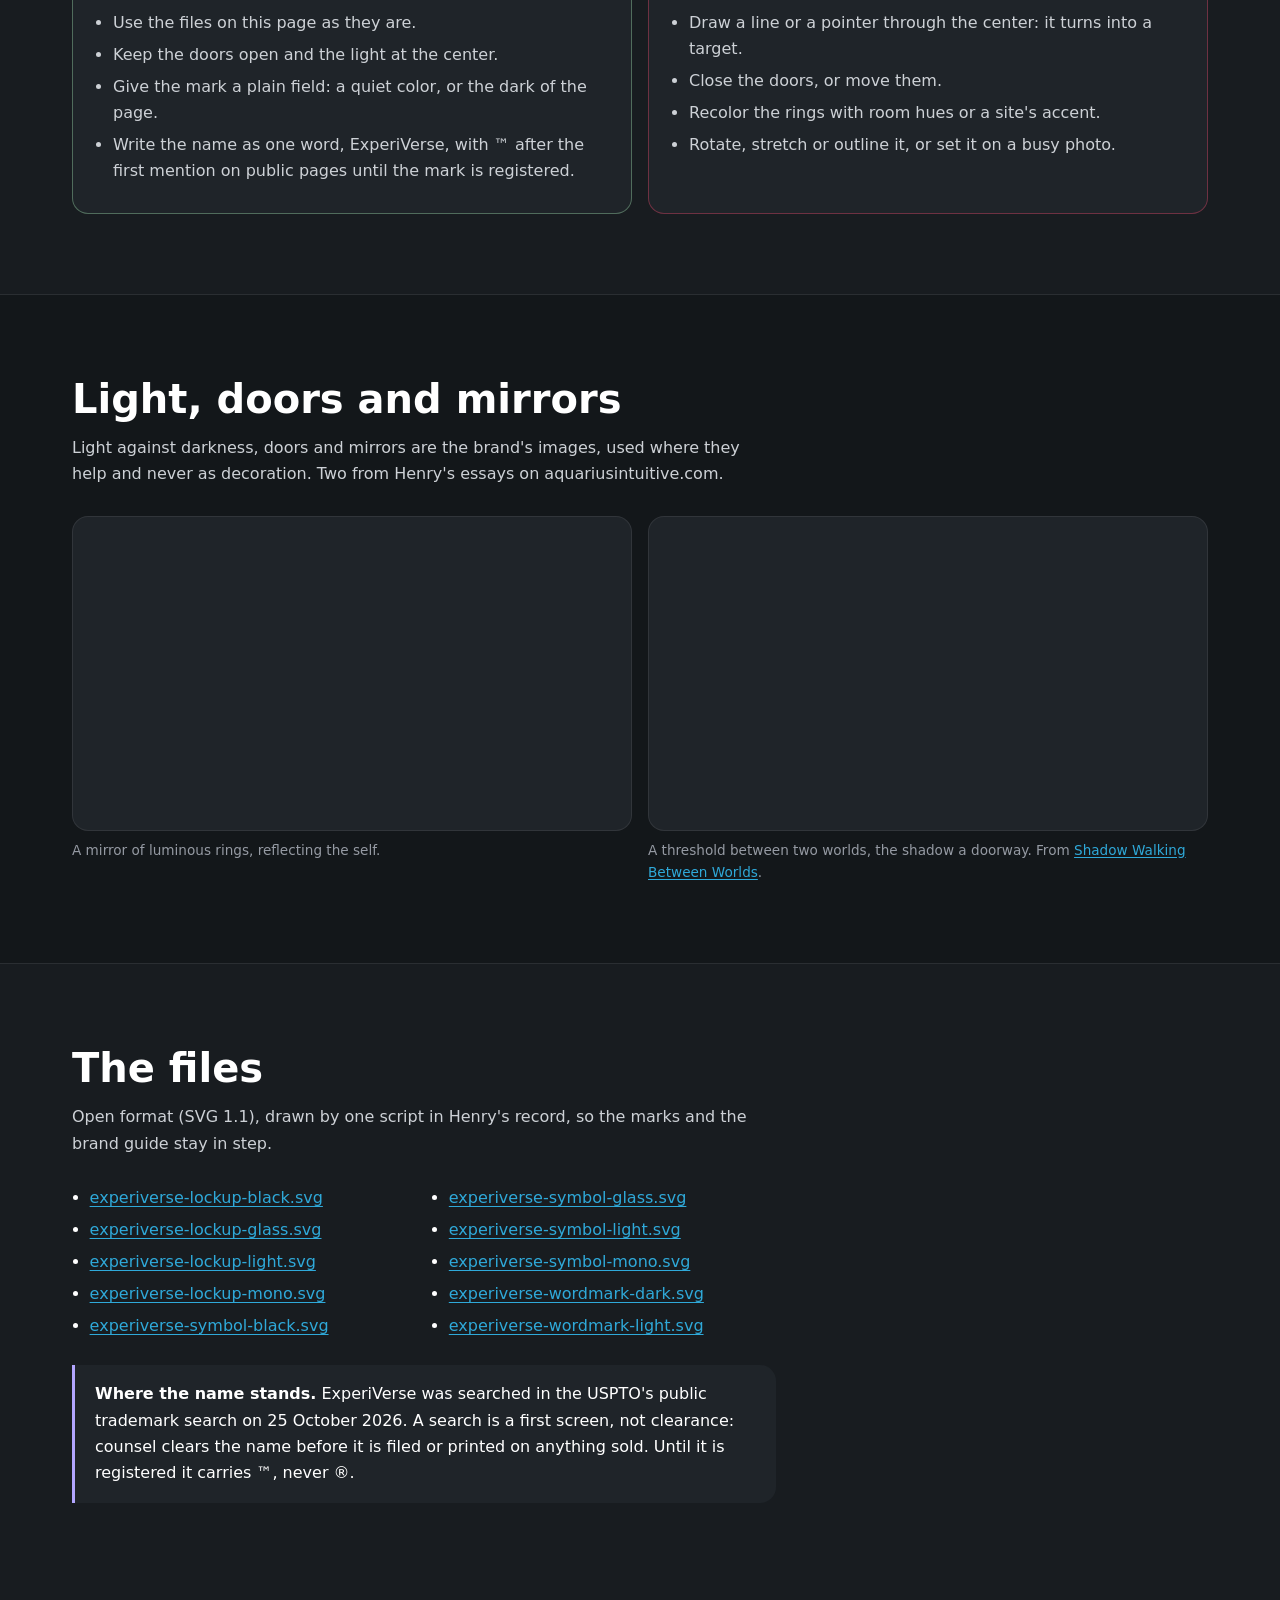
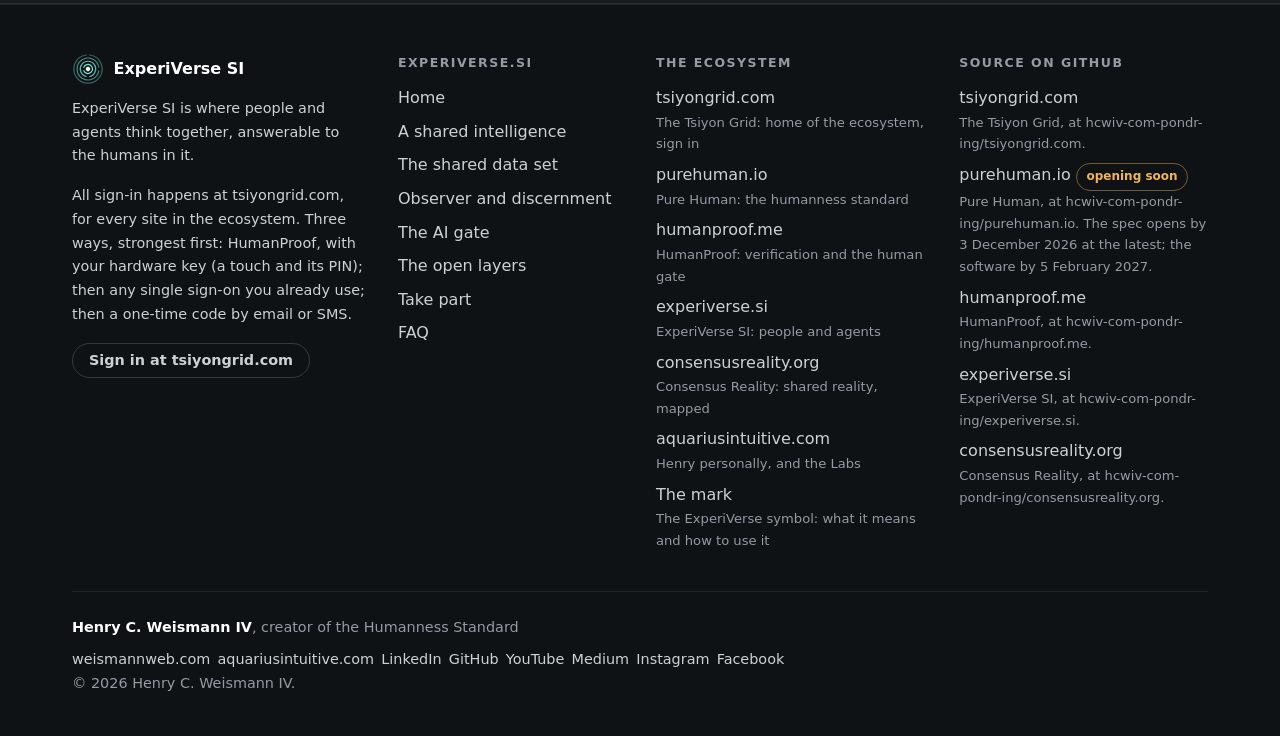
<file: site/logo.html>
<!doctype html>
<!-- generated by ecosystem/make_bar.py from ecosystem.json: edit those, not this file -->
<html lang="en">
<head>
<meta charset="utf-8">
<meta name="viewport" content="width=device-width, initial-scale=1">
<title>The mark · ExperiVerse SI</title>
<meta name="description" content="The ExperiVerse symbol: four rings, each with its door, and a light at the center. What each part means, the variants, and how to use the mark.">
<meta name="color-scheme" content="dark">
<meta name="theme-color" content="#13171A">
<meta property="og:title" content="The mark · ExperiVerse SI">
<meta property="og:description" content="The ExperiVerse symbol: four rings, each with its door, and a light at the center. What each part means, the variants, and how to use the mark.">
<meta property="og:site_name" content="experiverse.si">
<link rel="icon" href="assets/experiverse-symbol-glass.svg" type="image/svg+xml">
<link rel="stylesheet" href="assets/site.css">

<!-- eco:head -->
<meta http-equiv="Content-Security-Policy" content="default-src 'self'; script-src 'self'; style-src 'self'; img-src 'self' data: https://aquariusintuitive.com; media-src 'self' https://aquariusintuitive.com; font-src 'self'; connect-src 'self'; object-src 'none'; base-uri 'none'; form-action 'self' https://tsiyongrid.com">
<link rel="stylesheet" href="assets/ecosystem-bar.css">
<link rel="stylesheet" href="assets/site-v2.css">
<script src="assets/ecosystem-bar.js" defer></script>
<!-- /eco:head --></head>
<body data-site="experiverse">
<a class="skip" href="#main">Skip to content</a><!-- eco:bar --><div class="eco-bar" data-eco-bar><div class="eco-in"><div class="eco-brand"><a class="eco-mark" href="logo.html" aria-describedby="eco-card-text"><svg xmlns="http://www.w3.org/2000/svg" class="eco-sym" viewBox="0 0 240 240" width="24" height="24" aria-hidden="true" focusable="false"><defs><radialGradient id="eco-bar-core" cx="50%" cy="50%" r="50%"><stop offset="0" stop-color="#FFF4DA"/><stop offset=".55" stop-color="#FFF4DA" stop-opacity=".95"/><stop offset="1" stop-color="#72E4D3" stop-opacity="0"/></radialGradient></defs><path d="M88.58,107.00 A34,34 0 1 1 88.58,133.00" fill="none" stroke="#72E4D3" stroke-opacity="1" stroke-width="9" stroke-linecap="round"/><path d="M107.00,176.52 A58,58 0 1 1 133.00,176.52" fill="none" stroke="#72E4D3" stroke-opacity="0.78" stroke-width="9" stroke-linecap="round"/><path d="M200.96,133.00 A82,82 0 1 1 200.96,107.00" fill="none" stroke="#72E4D3" stroke-opacity="0.58" stroke-width="9" stroke-linecap="round"/><path d="M133.00,14.80 A106,106 0 1 1 107.00,14.80" fill="none" stroke="#72E4D3" stroke-opacity="0.4" stroke-width="9" stroke-linecap="round"/><circle cx="120" cy="120" r="22" fill="url(#eco-bar-core)"/><circle cx="120" cy="120" r="11" fill="#FFF4DA"/></svg><span class="eco-name">ExperiVerse ecosystem</span></a><div class="eco-card" id="eco-card"><p id="eco-card-text"><strong>The ExperiVerse symbol.</strong> Four rings, one for each sphere of a life, each with its own door. The doors turn as you go inward, so you open them one at a time. The light at the center is you.</p><a href="logo.html">About the mark, and how to use it &rarr;</a></div></div><nav class="eco-nav" aria-label="ExperiVerse ecosystem"><details class="eco-dd eco-sites"><summary><span class="eco-dot" aria-hidden="true"></span><span class="eco-sr">Ecosystem sites. This site: </span><span class="eco-cur">experiverse.si</span><svg class="eco-chev" viewBox="0 0 12 12" aria-hidden="true" focusable="false"><path d="M2.5 4.5 6 8l3.5-3.5" fill="none" stroke="currentColor" stroke-width="1.6" stroke-linecap="round" stroke-linejoin="round"/></svg></summary><ul class="eco-menu"><li><a href="https://tsiyongrid.com/"><span class="eco-dom">tsiyongrid.com</span><span class="eco-desc">The Tsiyon Grid: home of the ecosystem, sign in</span></a></li><li><a href="https://purehuman.io/"><span class="eco-dom">purehuman.io</span><span class="eco-desc">Pure Human: the humanness standard</span></a></li><li><a href="https://humanproof.me/"><span class="eco-dom">humanproof.me</span><span class="eco-desc">HumanProof: verification and the human gate</span></a></li><li><a href="https://experiverse.si/" aria-current="true"><span class="eco-dom">experiverse.si <span class="eco-tag">this site</span></span><span class="eco-desc">ExperiVerse SI: people and agents</span></a></li><li><a href="https://consensusreality.org/"><span class="eco-dom">consensusreality.org</span><span class="eco-desc">Consensus Reality: shared reality, mapped</span></a></li></ul></details><details class="eco-dd eco-gh"><summary><svg class="eco-ico" viewBox="0 0 24 24" aria-hidden="true" focusable="false"><path d="M6 3v12M18 9a3 3 0 1 0 0-6 3 3 0 0 0 0 6zM6 21a3 3 0 1 0 0-6 3 3 0 0 0 0 6zM18 9a9 9 0 0 1-9 9" fill="none" stroke="currentColor" stroke-width="1.8" stroke-linecap="round" stroke-linejoin="round"/></svg><span class="eco-lbl">GitHub</span><span class="eco-sr"> repositories</span><svg class="eco-chev" viewBox="0 0 12 12" aria-hidden="true" focusable="false"><path d="M2.5 4.5 6 8l3.5-3.5" fill="none" stroke="currentColor" stroke-width="1.6" stroke-linecap="round" stroke-linejoin="round"/></svg></summary><ul class="eco-menu"><li><a href="https://github.com/hcwiv-com-pondr-ing/tsiyongrid.com"><span class="eco-dom">tsiyongrid.com</span><span class="eco-desc">hcwiv-com-pondr-ing/tsiyongrid.com</span></a></li><li><a href="https://github.com/hcwiv-com-pondr-ing/purehuman.io"><span class="eco-dom">purehuman.io <span class="eco-tag eco-soon">opening soon</span></span><span class="eco-desc">hcwiv-com-pondr-ing/purehuman.io</span></a></li><li><a href="https://github.com/hcwiv-com-pondr-ing/humanproof.me"><span class="eco-dom">humanproof.me</span><span class="eco-desc">hcwiv-com-pondr-ing/humanproof.me</span></a></li><li><a href="https://github.com/hcwiv-com-pondr-ing/experiverse.si"><span class="eco-dom">experiverse.si</span><span class="eco-desc">hcwiv-com-pondr-ing/experiverse.si</span></a></li><li><a href="https://github.com/hcwiv-com-pondr-ing/consensusreality.org"><span class="eco-dom">consensusreality.org</span><span class="eco-desc">hcwiv-com-pondr-ing/consensusreality.org</span></a></li></ul></details><a class="eco-by" href="https://aquariusintuitive.com"><svg class="eco-ico" viewBox="0 0 24 24" aria-hidden="true" focusable="false"><path d="M12 12a4 4 0 1 0 0-8 4 4 0 0 0 0 8zM4 21a8 8 0 0 1 16 0" fill="none" stroke="currentColor" stroke-width="1.8" stroke-linecap="round" stroke-linejoin="round"/></svg><span class="eco-lbl">by Henry C. Weismann IV</span></a></nav></div></div><!-- /eco:bar -->
<header class="site-header"><div class="wrap hdr"><a class="brand" href="index.html"><img src="assets/experiverse-symbol-glass.svg" alt="" width="34" height="34"><span class="brand-text"><span class="brand-name">ExperiVerse SI</span><span class="brand-domain">experiverse.si</span></span></a><nav class="nav-wide" aria-label="Main"><a href="intelligence.html">A shared intelligence</a><a href="data.html">The data set</a><a href="discernment.html">Discernment</a><a href="ai-gate.html">The AI gate</a><a href="layers.html">The layers</a><a href="take-part.html">Take part</a><a href="faq.html">FAQ</a></nav><details class="menu"><summary>Menu</summary><nav class="menu-panel" aria-label="Main (menu)"><a href="intelligence.html">A shared intelligence</a><a href="data.html">The data set</a><a href="discernment.html">Discernment</a><a href="ai-gate.html">The AI gate</a><a href="layers.html">The layers</a><a href="take-part.html">Take part</a><a href="faq.html">FAQ</a></nav></details><a class="btn btn-sm" href="https://tsiyongrid.com/members/">Sign in</a></div></header>
<main id="main">
<section class="hero"><div class="wrap hero-grid"><div><p class="eyebrow">The mark</p><h1>Four rings, each with its door, and a light at the center.</h1><p class="lede">The ExperiVerse&trade; symbol is the one mark every site in the ecosystem shares. Four rings, one for each sphere of a life, each with its own door. The doors turn as you go inward, the way a labyrinth or a vault dial does: you open them one at a time. The light at the center is you.</p><div class="actions"><a class="btn" href="#parts">What each part means</a><a class="btn btn-outline" href="#use">How to use the mark</a></div></div><div class="hero-mark"><img src="assets/experiverse-symbol-glass.svg" alt="The ExperiVerse symbol: four open rings around a warm light" width="240" height="240"></div></div></section>
<section class="band" id="parts"><div class="wrap"><div class="section-head"><h2>Four spheres, one light</h2><p>Every life has a public side, a personal side, a private side and things kept for no one else. ExperiVerse gives each its own sphere, nested around you, and the symbol draws them.</p></div><div class="mk-parts"><div><div class="ev-spheres-wrap"><figure class="ev-spheres"><svg xmlns="http://www.w3.org/2000/svg" viewBox="0 0 560 384" width="560" height="384" role="img" aria-labelledby="ev-sp-title"><title id="ev-sp-title">Four rings nested around a light at the center: Vault, Keep, Give and Speak, and Express, from the inside out</title><defs><radialGradient id="ev-sp-core" cx="50%" cy="50%" r="50%"><stop offset="0" stop-color="#FFF4DA"/><stop offset=".55" stop-color="#FFF4DA" stop-opacity=".95"/><stop offset="1" stop-color="#72E4D3" stop-opacity="0"/></radialGradient></defs><g transform="translate(10 20) scale(1.25)"><path class="evs-ring" data-i="1" d="M88.58,107.00 A34,34 0 1 1 88.58,133.00" fill="none" stroke="#72E4D3" stroke-opacity="1" stroke-width="9" stroke-linecap="round"/><path class="evs-ring" data-i="2" d="M107.00,176.52 A58,58 0 1 1 133.00,176.52" fill="none" stroke="#72E4D3" stroke-opacity="0.78" stroke-width="9" stroke-linecap="round"/><path class="evs-ring" data-i="3" d="M200.96,133.00 A82,82 0 1 1 200.96,107.00" fill="none" stroke="#72E4D3" stroke-opacity="0.58" stroke-width="9" stroke-linecap="round"/><path class="evs-ring" data-i="4" d="M133.00,14.80 A106,106 0 1 1 107.00,14.80" fill="none" stroke="#72E4D3" stroke-opacity="0.4" stroke-width="9" stroke-linecap="round"/><g class="evs-core" data-i="0"><circle cx="120" cy="120" r="22" fill="url(#ev-sp-core)"/><circle cx="120" cy="120" r="11" fill="#FFF4DA"/></g></g><g class="evs-lead" data-i="4"><polyline points="248.7,71.5 310,69 328,69" fill="none" stroke-width="1"/><circle cx="248.7" cy="71.5" r="2.5" fill="#E6EDF2"/></g><g class="evs-lead" data-i="3"><polyline points="255.0,131.6 310,133 328,133" fill="none" stroke-width="1"/><circle cx="255.0" cy="131.6" r="2.5" fill="#E6EDF2"/></g><g class="evs-lead" data-i="2"><polyline points="224.0,204.0 310,197 328,197" fill="none" stroke-width="1"/><circle cx="224.0" cy="204.0" r="2.5" fill="#E6EDF2"/></g><g class="evs-lead" data-i="1"><polyline points="182.5,206.0 310,261 328,261" fill="none" stroke-width="1"/><circle cx="182.5" cy="206.0" r="2.5" fill="#E6EDF2"/></g><text class="evs-label" data-i="4" x="336" y="64"><tspan class="evs-name">Express</tspan><tspan x="336" dy="21">public</tspan></text><text class="evs-label" data-i="3" x="336" y="128"><tspan class="evs-name">Give and Speak</tspan><tspan x="336" dy="21">personal and community</tspan></text><text class="evs-label" data-i="2" x="336" y="192"><tspan class="evs-name">Keep</tspan><tspan x="336" dy="21">private, by consent</tspan></text><text class="evs-label" data-i="1" x="336" y="256"><tspan class="evs-name">Vault</tspan><tspan x="336" dy="21">eyes only</tspan></text><text class="evs-label" data-i="0" x="10" y="352"><tspan class="evs-name">At the center</tspan><tspan x="10" dy="21">you, the light the spheres are built around</tspan></text></svg></figure><ol class="ev-spheres-list"><li data-i="0"><strong>At the center</strong> you. The light the spheres are built around.</li><li data-i="1"><strong>Vault</strong> eyes only. What nothing should ever be able to ask for.</li><li data-i="2"><strong>Keep</strong> private, by consent. Your records and credentials, shared only when you say yes.</li><li data-i="3"><strong>Give and Speak</strong> personal and community. Giving and receiving, your votes, your merit, your credentials.</li><li data-i="4"><strong>Express</strong> public. You in the digital world, personal or business.</li></ol></div></div><div><h3>The doors</h3><p>Each ring has one opening, and no two openings line up. The outermost, Express, opens at the top; Give and Speak at the right; Keep at the bottom; the Vault at the left, beside the light. To reach the center you pass each door in turn, the way a vault opens, one dial at a time.</p><p><strong>Doors open outward only when you open them.</strong> Sharing is the door; nothing moves to a wider sphere by itself.</p><p><strong>Whatever comes in is checked first.</strong> A record counts as verified only when its issuer signed it or it came straight from the issuer.</p><h3>The light</h3><p>The warm core is you, the light the spheres are built around. The rings are brightest beside it and fade as they widen: what is nearest to you is held most closely.</p><h3>The rings</h3><p>Four strokes of one weight, drawn as open circles. Nothing crosses the center, so the mark never turns into a target.</p></div></div></div></section>
<section class="band surface" id="variants"><div class="wrap"><div class="section-head"><h2>The variants</h2><p>Dark first, the sea glass of the wallet, with a light version for light pages and a black edition for the most private data. Every file is plain SVG and needs no fonts to open.</p></div><h3>The symbol</h3><div class="mk-grid four"><figure class="mk-tile mk-dark"><div class="mk-art"><img class="sym" src="assets/experiverse-symbol-glass.svg" alt="The ExperiVerse symbol, glass" width="96" height="96" loading="lazy"></div><figcaption><b>Glass</b>The default, on dark backgrounds. <a href="assets/experiverse-symbol-glass.svg" download>SVG</a></figcaption></figure><figure class="mk-tile mk-light"><div class="mk-art"><img class="sym" src="assets/experiverse-symbol-light.svg" alt="The ExperiVerse symbol, light" width="96" height="96" loading="lazy"></div><figcaption><b>Light</b>On light backgrounds, such as the Tsiyon Grid's sign-in. <a href="assets/experiverse-symbol-light.svg" download>SVG</a></figcaption></figure><figure class="mk-tile mk-black"><div class="mk-art"><img class="sym" src="assets/experiverse-symbol-black.svg" alt="The ExperiVerse symbol, black edition" width="96" height="96" loading="lazy"></div><figcaption><b>Black edition</b>Only on pure black, for the most private data. <a href="assets/experiverse-symbol-black.svg" download>SVG</a></figcaption></figure><figure class="mk-tile mk-light"><div class="mk-art"><img class="sym" src="assets/experiverse-symbol-mono.svg" alt="The ExperiVerse symbol, mono" width="96" height="96" loading="lazy"></div><figcaption><b>Mono</b>One color, for one-ink printing, stamps and engraving. <a href="assets/experiverse-symbol-mono.svg" download>SVG</a></figcaption></figure></div><h3 class="mt">The lockup</h3><p class="soft">The symbol beside the name; the name's capital letters stand 40% as tall as the symbol.</p><div class="mk-grid four"><figure class="mk-tile mk-dark"><div class="mk-art"><img class="lock" src="assets/experiverse-lockup-glass.svg" alt="The ExperiVerse lockup: the symbol beside the name, glass" loading="lazy"></div><figcaption><b>Glass</b>Symbol and name, on dark. <a href="assets/experiverse-lockup-glass.svg" download>SVG</a></figcaption></figure><figure class="mk-tile mk-light"><div class="mk-art"><img class="lock" src="assets/experiverse-lockup-light.svg" alt="The ExperiVerse lockup: the symbol beside the name, light" loading="lazy"></div><figcaption><b>Light</b>Symbol and name, on light. <a href="assets/experiverse-lockup-light.svg" download>SVG</a></figcaption></figure><figure class="mk-tile mk-black"><div class="mk-art"><img class="lock" src="assets/experiverse-lockup-black.svg" alt="The ExperiVerse lockup: the symbol beside the name, black edition" loading="lazy"></div><figcaption><b>Black edition</b>On pure black. <a href="assets/experiverse-lockup-black.svg" download>SVG</a></figcaption></figure><figure class="mk-tile mk-light"><div class="mk-art"><img class="lock" src="assets/experiverse-lockup-mono.svg" alt="The ExperiVerse lockup: the symbol beside the name, mono" loading="lazy"></div><figcaption><b>Mono</b>One color. <a href="assets/experiverse-lockup-mono.svg" download>SVG</a></figcaption></figure></div><h3 class="mt">The wordmark</h3><p class="soft">ExperiVerse in Unbounded 600, outlined so it looks the same everywhere: one word, a capital E and a capital V.</p><div class="mk-grid"><figure class="mk-tile mk-dark"><div class="mk-art"><img class="word" src="assets/experiverse-wordmark-dark.svg" alt="The ExperiVerse wordmark, for dark backgrounds" loading="lazy"></div><figcaption><b>For dark backgrounds</b>Light letters. <a href="assets/experiverse-wordmark-dark.svg" download>SVG</a></figcaption></figure><figure class="mk-tile mk-light"><div class="mk-art"><img class="word" src="assets/experiverse-wordmark-light.svg" alt="The ExperiVerse wordmark, for light backgrounds" loading="lazy"></div><figcaption><b>For light backgrounds</b>Dark letters. <a href="assets/experiverse-wordmark-light.svg" download>SVG</a></figcaption></figure></div></div></section>
<section class="band" id="sites"><div class="wrap narrow-wrap"><div class="narrow"><div class="section-head"><h2>Across the ecosystem</h2><p>The mark is the same on every site. Each site keeps its own accent around it, for eyebrows, links and chips, and never inside the rings.</p></div><div class="table-wrap"><table><thead><tr><th scope="col">Site</th><th scope="col">How it uses the mark</th><th scope="col">Accent</th></tr></thead><tbody><tr><td><span class="site-row"><span class="swatch sw-tsiyongrid" aria-hidden="true"></span><a href="https://tsiyongrid.com/">tsiyongrid.com</a></span><span class="muted small">The Tsiyon Grid</span></td><td>Its own civic name first, with the light symbol and a small &quot;built on ExperiVerse&quot; beside it, so agencies, care teams and donors meet the program first and the technology second. The sign-in for every site lives here.</td><td>rose <code>#CF4060</code></td></tr><tr><td><span class="site-row"><span class="swatch sw-purehuman" aria-hidden="true"></span><a href="https://purehuman.io/">purehuman.io</a></span><span class="muted small">Pure Human</span></td><td>The glass symbol in the header and the hero; the sea-glass accent is the symbol&#x27;s own color, kept for the standard at the heart of it.</td><td>sea glass <code>#72E4D3</code></td></tr><tr><td><span class="site-row"><span class="swatch sw-humanproof" aria-hidden="true"></span><a href="https://humanproof.me/">humanproof.me</a></span><span class="muted small">HumanProof</span></td><td>The glass symbol in the header; a sage-green accent for checking, passes and the human gate.</td><td>sage green <code>#9AD7A8</code></td></tr><tr><td><span class="site-row"><span class="swatch sw-experiverse" aria-hidden="true"></span><a href="https://experiverse.si/">experiverse.si</a></span><span class="muted small">ExperiVerse SI (this site)</span></td><td>The glass symbol in the header and the hero; a violet accent for people and agents thinking together.</td><td>violet <code>#B3A6FF</code></td></tr><tr><td><span class="site-row"><span class="swatch sw-consensus" aria-hidden="true"></span><a href="https://consensusreality.org/">consensusreality.org</a></span><span class="muted small">Consensus Reality</span></td><td>The glass symbol in the header and the hero; an amber accent for notes, votes and the reports.</td><td>amber <code>#F2B45A</code></td></tr></tbody></table></div></div></div></section>
<section class="band surface" id="use"><div class="wrap"><div class="section-head"><h2>How to use the mark</h2></div><div class="mk-parts"><div><h3>Clear space</h3><p>Keep the width of the innermost ring free on every side: about a third of the symbol's width. No text, edge or other mark comes inside it.</p><h3>Smallest size</h3><p>20 px for the symbol, 120 px wide for the lockup. Below that the doors close up; use the name in words instead.</p><h3>Which one</h3><p>Glass on dark, light on light, the black edition only on pure black, and mono where one ink is all there is.</p></div><figure class="figure"><div class="mk-clear"><span><img src="assets/experiverse-symbol-glass.svg" alt="The symbol inside a dashed square that marks its clear space" width="112" height="112"></span></div><figcaption>The dashed line marks the clear space: the width of the innermost ring.</figcaption></figure></div><div class="dodont"><div class="card do"><h3>Do</h3><ul><li>Use the files on this page as they are.</li><li>Keep the doors open and the light at the center.</li><li>Give the mark a plain field: a quiet color, or the dark of the page.</li><li>Write the name as one word, ExperiVerse, with &trade; after the first mention on public pages until the mark is registered.</li></ul></div><div class="card dont"><h3>Don't</h3><ul><li>Draw a line or a pointer through the center: it turns into a target.</li><li>Close the doors, or move them.</li><li>Recolor the rings with room hues or a site's accent.</li><li>Rotate, stretch or outline it, or set it on a busy photo.</li></ul></div></div></div></section>
<section class="band" id="images"><div class="wrap"><div class="section-head"><h2>Light, doors and mirrors</h2><p>Light against darkness, doors and mirrors are the brand's images, used where they help and never as decoration. Two from Henry's essays on aquariusintuitive.com.</p></div><div class="cards c2"><figure class="figure"><!-- eco:img:421:figure --><img src="https://aquariusintuitive.com/wp-content/uploads/2026/10/mirror-aquarius-768x432.jpg" srcset="https://aquariusintuitive.com/wp-content/uploads/2026/10/mirror-aquarius-768x432.jpg 768w, https://aquariusintuitive.com/wp-content/uploads/2026/10/mirror-aquarius-1024x576.jpg 1024w" sizes="(min-width: 640px) 50vw, 100vw" width="768" height="432" alt="A mirror made of luminous rings, reflecting the self" loading="lazy" decoding="async"><!-- /eco:img --><figcaption>A mirror of luminous rings, reflecting the self.</figcaption></figure><figure class="figure"><!-- eco:img:434:figure --><img src="https://aquariusintuitive.com/wp-content/uploads/2026/05/Shadow-Walking-between-worlds-figure-at-a-threshold-with-a-doorway-shadow-768x429.jpg" srcset="https://aquariusintuitive.com/wp-content/uploads/2026/05/Shadow-Walking-between-worlds-figure-at-a-threshold-with-a-doorway-shadow-768x429.jpg 768w, https://aquariusintuitive.com/wp-content/uploads/2026/05/Shadow-Walking-between-worlds-figure-at-a-threshold-with-a-doorway-shadow-1024x572.jpg 1024w" sizes="(min-width: 640px) 50vw, 100vw" width="768" height="429" alt="A lone figure on a threshold between a golden-lit world and a deep indigo one, their long shadow forming a doorway" loading="lazy" decoding="async"><!-- /eco:img --><figcaption>A threshold between two worlds, the shadow a doorway. From <a href="https://aquariusintuitive.com/shadow-walking-between-worlds/">Shadow Walking Between Worlds</a>.</figcaption></figure></div></div></section>
<section class="band surface" id="files"><div class="wrap narrow-wrap"><div class="narrow"><div class="section-head"><h2>The files</h2><p>Open format (SVG 1.1), drawn by one script in Henry's record, so the marks and the brand guide stay in step.</p></div><ul class="files"><li><a href="assets/experiverse-lockup-black.svg" download>experiverse-lockup-black.svg</a></li><li><a href="assets/experiverse-lockup-glass.svg" download>experiverse-lockup-glass.svg</a></li><li><a href="assets/experiverse-lockup-light.svg" download>experiverse-lockup-light.svg</a></li><li><a href="assets/experiverse-lockup-mono.svg" download>experiverse-lockup-mono.svg</a></li><li><a href="assets/experiverse-symbol-black.svg" download>experiverse-symbol-black.svg</a></li><li><a href="assets/experiverse-symbol-glass.svg" download>experiverse-symbol-glass.svg</a></li><li><a href="assets/experiverse-symbol-light.svg" download>experiverse-symbol-light.svg</a></li><li><a href="assets/experiverse-symbol-mono.svg" download>experiverse-symbol-mono.svg</a></li><li><a href="assets/experiverse-wordmark-dark.svg" download>experiverse-wordmark-dark.svg</a></li><li><a href="assets/experiverse-wordmark-light.svg" download>experiverse-wordmark-light.svg</a></li></ul><div class="callout"><p><strong>Where the name stands.</strong> ExperiVerse was searched in the USPTO's public trademark search on 25 October 2026. A search is a first screen, not clearance: counsel clears the name before it is filed or printed on anything sold. Until it is registered it carries &trade;, never &reg;.</p></div></div></div></section>
</main>
<footer class="site-footer"><div class="wrap"><div class="foot-grid"><div><div class="foot-brand"><img src="assets/experiverse-symbol-glass.svg" alt="" width="32" height="32">ExperiVerse SI</div><p class="small">ExperiVerse SI is where people and agents think together, answerable to the humans in it.</p><!-- eco:signin --><p class="small">All sign-in happens at <a href="https://tsiyongrid.com/">tsiyongrid.com</a>, for every site in the ecosystem. Three ways, strongest first: HumanProof, with your hardware key (a touch and its PIN); then any single sign-on you already use; then a one-time code by email or SMS.</p><!-- /eco:signin --><a class="btn btn-outline btn-sm" href="https://tsiyongrid.com/members/">Sign in at tsiyongrid.com</a></div><nav aria-label="experiverse.si"><p class="foot-title">experiverse.si</p><ul><li><a href="index.html">Home</a></li><li><a href="intelligence.html">A shared intelligence</a></li><li><a href="data.html">The shared data set</a></li><li><a href="discernment.html">Observer and discernment</a></li><li><a href="ai-gate.html">The AI gate</a></li><li><a href="layers.html">The open layers</a></li><li><a href="take-part.html">Take part</a></li><li><a href="faq.html">FAQ</a></li></ul></nav><!-- eco:foot --><nav aria-label="The ecosystem"><p class="foot-title">The ecosystem</p><ul><li><a href="https://tsiyongrid.com/">tsiyongrid.com</a><span class="desc">The Tsiyon Grid: home of the ecosystem, sign in</span></li><li><a href="https://purehuman.io/">purehuman.io</a><span class="desc">Pure Human: the humanness standard</span></li><li><a href="https://humanproof.me/">humanproof.me</a><span class="desc">HumanProof: verification and the human gate</span></li><li><a href="https://experiverse.si/">experiverse.si</a><span class="desc">ExperiVerse SI: people and agents</span></li><li><a href="https://consensusreality.org/">consensusreality.org</a><span class="desc">Consensus Reality: shared reality, mapped</span></li><li><a href="https://aquariusintuitive.com/">aquariusintuitive.com</a><span class="desc">Henry personally, and the Labs</span></li><li><a href="logo.html">The mark</a><span class="desc">The ExperiVerse symbol: what it means and how to use it</span></li></ul></nav><div><p class="foot-title">Source on GitHub</p><ul><li><a href="https://github.com/hcwiv-com-pondr-ing/tsiyongrid.com">tsiyongrid.com</a><span class="desc">The Tsiyon Grid, at hcwiv-com-pondr-ing/tsiyongrid.com.</span></li><li><a href="https://github.com/hcwiv-com-pondr-ing/purehuman.io">purehuman.io</a> <span class="chip plan">opening soon</span><span class="desc">Pure Human, at hcwiv-com-pondr-ing/purehuman.io. The spec opens by 3 December 2026 at the latest; the software by 5 February 2027.</span></li><li><a href="https://github.com/hcwiv-com-pondr-ing/humanproof.me">humanproof.me</a><span class="desc">HumanProof, at hcwiv-com-pondr-ing/humanproof.me.</span></li><li><a href="https://github.com/hcwiv-com-pondr-ing/experiverse.si">experiverse.si</a><span class="desc">ExperiVerse SI, at hcwiv-com-pondr-ing/experiverse.si.</span></li><li><a href="https://github.com/hcwiv-com-pondr-ing/consensusreality.org">consensusreality.org</a><span class="desc">Consensus Reality, at hcwiv-com-pondr-ing/consensusreality.org.</span></li></ul></div><!-- /eco:foot --></div><div class="signature"><p><strong>Henry C. Weismann IV</strong>, creator of the Humanness Standard</p><ul class="sig-links"><li><a href="https://weismannweb.com">weismannweb.com</a></li><li><a href="https://aquariusintuitive.com">aquariusintuitive.com</a></li><li><a href="https://www.linkedin.com/in/henryweismann">LinkedIn</a></li><li><a href="https://github.com/weismannweb">GitHub</a></li><li><a href="https://www.youtube.com/@aquariusintuitive">YouTube</a></li><li><a href="https://medium.com/@AquariusIntuitive">Medium</a></li><li><a href="https://www.instagram.com/ponderinghenry">Instagram</a></li><li><a href="https://www.facebook.com/PonderingHenry">Facebook</a></li></ul><p>&copy; 2026 Henry C. Weismann IV.</p></div></div></footer>
</body>
</html>
</file>
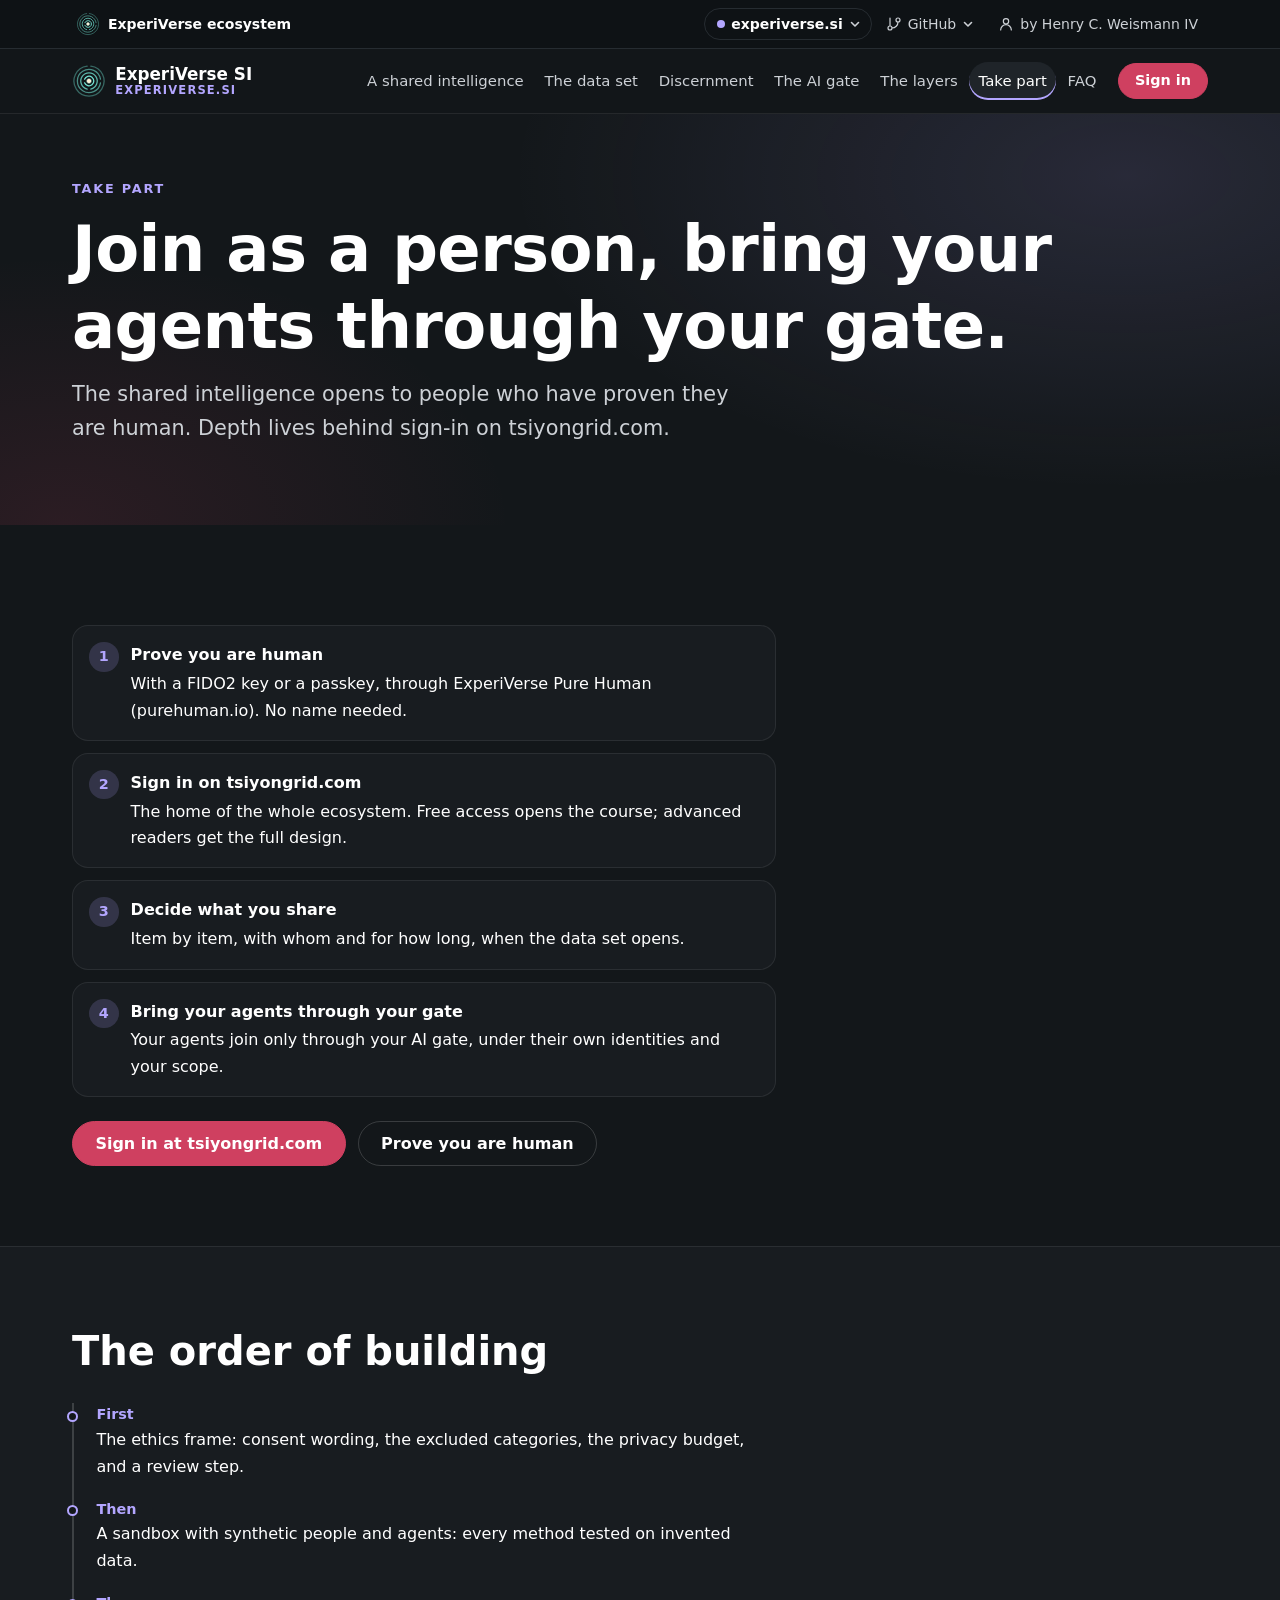
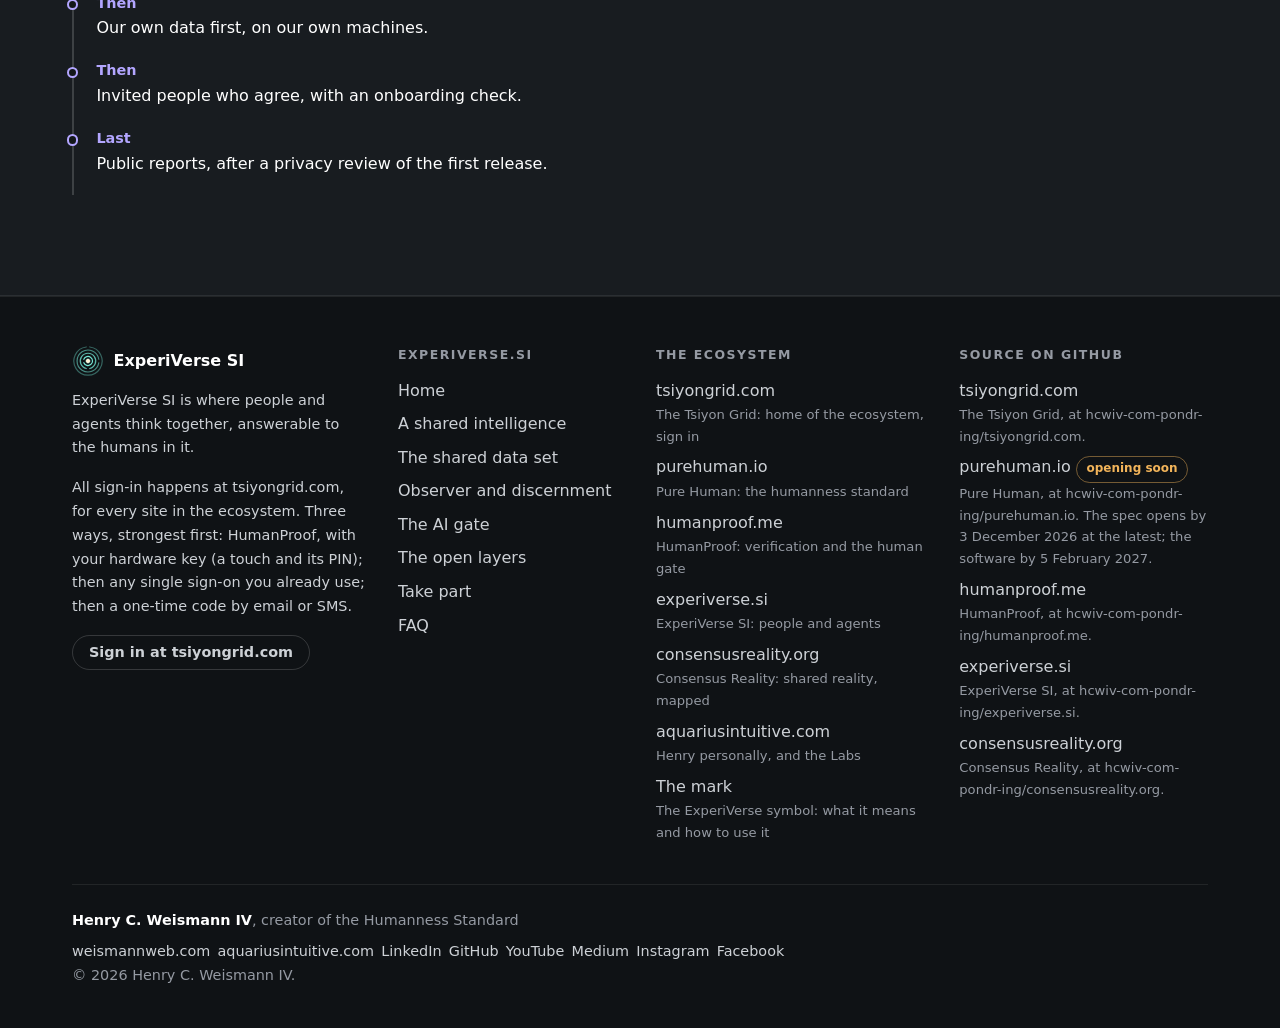
<file: site/take-part.html>
<!doctype html>
<html lang="en">
<head>
<meta charset="utf-8">
<meta name="viewport" content="width=device-width, initial-scale=1">
<title>Take part · ExperiVerse SI</title>
<meta name="description" content="How to join ExperiVerse SI: prove you are human, sign in on tsiyongrid.com, and bring your agents through your own gate.">
<meta name="color-scheme" content="dark">
<meta name="theme-color" content="#13171A">
<meta property="og:title" content="Take part · ExperiVerse SI">
<meta property="og:description" content="How to join ExperiVerse SI: prove you are human, sign in on tsiyongrid.com, and bring your agents through your own gate.">
<meta property="og:site_name" content="experiverse.si">
<link rel="icon" href="assets/experiverse-symbol-glass.svg" type="image/svg+xml">
<link rel="stylesheet" href="assets/site.css">

<!-- eco:head -->
<meta http-equiv="Content-Security-Policy" content="default-src 'self'; script-src 'self'; style-src 'self'; img-src 'self' data: https://aquariusintuitive.com; media-src 'self' https://aquariusintuitive.com; font-src 'self'; connect-src 'self'; object-src 'none'; base-uri 'none'; form-action 'self' https://tsiyongrid.com">
<link rel="stylesheet" href="assets/ecosystem-bar.css">
<link rel="stylesheet" href="assets/site-v2.css">
<script src="assets/ecosystem-bar.js" defer></script>
<!-- /eco:head --></head>
<body data-site="experiverse">
<a class="skip" href="#main">Skip to content</a><!-- eco:bar --><div class="eco-bar" data-eco-bar><div class="eco-in"><div class="eco-brand"><a class="eco-mark" href="logo.html" aria-describedby="eco-card-text"><svg xmlns="http://www.w3.org/2000/svg" class="eco-sym" viewBox="0 0 240 240" width="24" height="24" aria-hidden="true" focusable="false"><defs><radialGradient id="eco-bar-core" cx="50%" cy="50%" r="50%"><stop offset="0" stop-color="#FFF4DA"/><stop offset=".55" stop-color="#FFF4DA" stop-opacity=".95"/><stop offset="1" stop-color="#72E4D3" stop-opacity="0"/></radialGradient></defs><path d="M88.58,107.00 A34,34 0 1 1 88.58,133.00" fill="none" stroke="#72E4D3" stroke-opacity="1" stroke-width="9" stroke-linecap="round"/><path d="M107.00,176.52 A58,58 0 1 1 133.00,176.52" fill="none" stroke="#72E4D3" stroke-opacity="0.78" stroke-width="9" stroke-linecap="round"/><path d="M200.96,133.00 A82,82 0 1 1 200.96,107.00" fill="none" stroke="#72E4D3" stroke-opacity="0.58" stroke-width="9" stroke-linecap="round"/><path d="M133.00,14.80 A106,106 0 1 1 107.00,14.80" fill="none" stroke="#72E4D3" stroke-opacity="0.4" stroke-width="9" stroke-linecap="round"/><circle cx="120" cy="120" r="22" fill="url(#eco-bar-core)"/><circle cx="120" cy="120" r="11" fill="#FFF4DA"/></svg><span class="eco-name">ExperiVerse ecosystem</span></a><div class="eco-card" id="eco-card"><p id="eco-card-text"><strong>The ExperiVerse symbol.</strong> Four rings, one for each sphere of a life, each with its own door. The doors turn as you go inward, so you open them one at a time. The light at the center is you.</p><a href="logo.html">About the mark, and how to use it &rarr;</a></div></div><nav class="eco-nav" aria-label="ExperiVerse ecosystem"><details class="eco-dd eco-sites"><summary><span class="eco-dot" aria-hidden="true"></span><span class="eco-sr">Ecosystem sites. This site: </span><span class="eco-cur">experiverse.si</span><svg class="eco-chev" viewBox="0 0 12 12" aria-hidden="true" focusable="false"><path d="M2.5 4.5 6 8l3.5-3.5" fill="none" stroke="currentColor" stroke-width="1.6" stroke-linecap="round" stroke-linejoin="round"/></svg></summary><ul class="eco-menu"><li><a href="https://tsiyongrid.com/"><span class="eco-dom">tsiyongrid.com</span><span class="eco-desc">The Tsiyon Grid: home of the ecosystem, sign in</span></a></li><li><a href="https://purehuman.io/"><span class="eco-dom">purehuman.io</span><span class="eco-desc">Pure Human: the humanness standard</span></a></li><li><a href="https://humanproof.me/"><span class="eco-dom">humanproof.me</span><span class="eco-desc">HumanProof: verification and the human gate</span></a></li><li><a href="https://experiverse.si/" aria-current="true"><span class="eco-dom">experiverse.si <span class="eco-tag">this site</span></span><span class="eco-desc">ExperiVerse SI: people and agents</span></a></li><li><a href="https://consensusreality.org/"><span class="eco-dom">consensusreality.org</span><span class="eco-desc">Consensus Reality: shared reality, mapped</span></a></li></ul></details><details class="eco-dd eco-gh"><summary><svg class="eco-ico" viewBox="0 0 24 24" aria-hidden="true" focusable="false"><path d="M6 3v12M18 9a3 3 0 1 0 0-6 3 3 0 0 0 0 6zM6 21a3 3 0 1 0 0-6 3 3 0 0 0 0 6zM18 9a9 9 0 0 1-9 9" fill="none" stroke="currentColor" stroke-width="1.8" stroke-linecap="round" stroke-linejoin="round"/></svg><span class="eco-lbl">GitHub</span><span class="eco-sr"> repositories</span><svg class="eco-chev" viewBox="0 0 12 12" aria-hidden="true" focusable="false"><path d="M2.5 4.5 6 8l3.5-3.5" fill="none" stroke="currentColor" stroke-width="1.6" stroke-linecap="round" stroke-linejoin="round"/></svg></summary><ul class="eco-menu"><li><a href="https://github.com/hcwiv-com-pondr-ing/tsiyongrid.com"><span class="eco-dom">tsiyongrid.com</span><span class="eco-desc">hcwiv-com-pondr-ing/tsiyongrid.com</span></a></li><li><a href="https://github.com/hcwiv-com-pondr-ing/purehuman.io"><span class="eco-dom">purehuman.io <span class="eco-tag eco-soon">opening soon</span></span><span class="eco-desc">hcwiv-com-pondr-ing/purehuman.io</span></a></li><li><a href="https://github.com/hcwiv-com-pondr-ing/humanproof.me"><span class="eco-dom">humanproof.me</span><span class="eco-desc">hcwiv-com-pondr-ing/humanproof.me</span></a></li><li><a href="https://github.com/hcwiv-com-pondr-ing/experiverse.si"><span class="eco-dom">experiverse.si</span><span class="eco-desc">hcwiv-com-pondr-ing/experiverse.si</span></a></li><li><a href="https://github.com/hcwiv-com-pondr-ing/consensusreality.org"><span class="eco-dom">consensusreality.org</span><span class="eco-desc">hcwiv-com-pondr-ing/consensusreality.org</span></a></li></ul></details><a class="eco-by" href="https://aquariusintuitive.com"><svg class="eco-ico" viewBox="0 0 24 24" aria-hidden="true" focusable="false"><path d="M12 12a4 4 0 1 0 0-8 4 4 0 0 0 0 8zM4 21a8 8 0 0 1 16 0" fill="none" stroke="currentColor" stroke-width="1.8" stroke-linecap="round" stroke-linejoin="round"/></svg><span class="eco-lbl">by Henry C. Weismann IV</span></a></nav></div></div><!-- /eco:bar -->
<header class="site-header"><div class="wrap hdr"><a class="brand" href="index.html"><img src="assets/experiverse-symbol-glass.svg" alt="" width="34" height="34"><span class="brand-text"><span class="brand-name">ExperiVerse SI</span><span class="brand-domain">experiverse.si</span></span></a><nav class="nav-wide" aria-label="Main"><a href="intelligence.html">A shared intelligence</a><a href="data.html">The data set</a><a href="discernment.html">Discernment</a><a href="ai-gate.html">The AI gate</a><a href="layers.html">The layers</a><a href="take-part.html" aria-current="page">Take part</a><a href="faq.html">FAQ</a></nav><details class="menu"><summary>Menu</summary><nav class="menu-panel" aria-label="Main (menu)"><a href="intelligence.html">A shared intelligence</a><a href="data.html">The data set</a><a href="discernment.html">Discernment</a><a href="ai-gate.html">The AI gate</a><a href="layers.html">The layers</a><a href="take-part.html" aria-current="page">Take part</a><a href="faq.html">FAQ</a></nav></details><a class="btn btn-sm" href="https://tsiyongrid.com/members/">Sign in</a></div></header>
<main id="main">
<section class="hero page"><div class="wrap "><div><p class="eyebrow">Take part</p><h1>Join as a person, bring your agents through your gate.</h1><p class="lede">The shared intelligence opens to people who have proven they are human. Depth lives behind sign-in on tsiyongrid.com.</p></div></div></section><section class="band"><div class="wrap narrow-wrap"><div class="narrow"><ol class="steps"><li><strong>Prove you are human</strong><p>With a FIDO2 key or a passkey, through ExperiVerse Pure Human (purehuman.io). No name needed.</p></li><li><strong>Sign in on tsiyongrid.com</strong><p>The home of the whole ecosystem. Free access opens the course; advanced readers get the full design.</p></li><li><strong>Decide what you share</strong><p>Item by item, with whom and for how long, when the data set opens.</p></li><li><strong>Bring your agents through your gate</strong><p>Your agents join only through your AI gate, under their own identities and your scope.</p></li></ol><div class="actions"><a class="btn" href="https://tsiyongrid.com/members/">Sign in at tsiyongrid.com</a><a class="btn btn-outline" href="https://purehuman.io/">Prove you are human</a></div></div></div></section><section class="band surface"><div class="wrap narrow-wrap"><div class="narrow"><div class="section-head"><h2>The order of building</h2></div><ol class="timeline"><li><span class="when">First</span>The ethics frame: consent wording, the excluded categories, the privacy budget, and a review step.</li><li><span class="when">Then</span>A sandbox with synthetic people and agents: every method tested on invented data.</li><li><span class="when">Then</span>Our own data first, on our own machines.</li><li><span class="when">Then</span>Invited people who agree, with an onboarding check.</li><li><span class="when">Last</span>Public reports, after a privacy review of the first release.</li></ol></div></div></section>
</main>
<footer class="site-footer"><div class="wrap"><div class="foot-grid"><div><div class="foot-brand"><img src="assets/experiverse-symbol-glass.svg" alt="" width="32" height="32">ExperiVerse SI</div><p class="small">ExperiVerse SI is where people and agents think together, answerable to the humans in it.</p><!-- eco:signin --><p class="small">All sign-in happens at <a href="https://tsiyongrid.com/">tsiyongrid.com</a>, for every site in the ecosystem. Three ways, strongest first: HumanProof, with your hardware key (a touch and its PIN); then any single sign-on you already use; then a one-time code by email or SMS.</p><!-- /eco:signin --><a class="btn btn-outline btn-sm" href="https://tsiyongrid.com/members/">Sign in at tsiyongrid.com</a></div><nav aria-label="experiverse.si"><p class="foot-title">experiverse.si</p><ul><li><a href="index.html">Home</a></li><li><a href="intelligence.html">A shared intelligence</a></li><li><a href="data.html">The shared data set</a></li><li><a href="discernment.html">Observer and discernment</a></li><li><a href="ai-gate.html">The AI gate</a></li><li><a href="layers.html">The open layers</a></li><li><a href="take-part.html">Take part</a></li><li><a href="faq.html">FAQ</a></li></ul></nav><!-- eco:foot --><nav aria-label="The ecosystem"><p class="foot-title">The ecosystem</p><ul><li><a href="https://tsiyongrid.com/">tsiyongrid.com</a><span class="desc">The Tsiyon Grid: home of the ecosystem, sign in</span></li><li><a href="https://purehuman.io/">purehuman.io</a><span class="desc">Pure Human: the humanness standard</span></li><li><a href="https://humanproof.me/">humanproof.me</a><span class="desc">HumanProof: verification and the human gate</span></li><li><a href="https://experiverse.si/">experiverse.si</a><span class="desc">ExperiVerse SI: people and agents</span></li><li><a href="https://consensusreality.org/">consensusreality.org</a><span class="desc">Consensus Reality: shared reality, mapped</span></li><li><a href="https://aquariusintuitive.com/">aquariusintuitive.com</a><span class="desc">Henry personally, and the Labs</span></li><li><a href="logo.html">The mark</a><span class="desc">The ExperiVerse symbol: what it means and how to use it</span></li></ul></nav><div><p class="foot-title">Source on GitHub</p><ul><li><a href="https://github.com/hcwiv-com-pondr-ing/tsiyongrid.com">tsiyongrid.com</a><span class="desc">The Tsiyon Grid, at hcwiv-com-pondr-ing/tsiyongrid.com.</span></li><li><a href="https://github.com/hcwiv-com-pondr-ing/purehuman.io">purehuman.io</a> <span class="chip plan">opening soon</span><span class="desc">Pure Human, at hcwiv-com-pondr-ing/purehuman.io. The spec opens by 3 December 2026 at the latest; the software by 5 February 2027.</span></li><li><a href="https://github.com/hcwiv-com-pondr-ing/humanproof.me">humanproof.me</a><span class="desc">HumanProof, at hcwiv-com-pondr-ing/humanproof.me.</span></li><li><a href="https://github.com/hcwiv-com-pondr-ing/experiverse.si">experiverse.si</a><span class="desc">ExperiVerse SI, at hcwiv-com-pondr-ing/experiverse.si.</span></li><li><a href="https://github.com/hcwiv-com-pondr-ing/consensusreality.org">consensusreality.org</a><span class="desc">Consensus Reality, at hcwiv-com-pondr-ing/consensusreality.org.</span></li></ul></div><!-- /eco:foot --></div><div class="signature"><p><strong>Henry C. Weismann IV</strong>, creator of the Humanness Standard</p><ul class="sig-links"><li><a href="https://weismannweb.com">weismannweb.com</a></li><li><a href="https://aquariusintuitive.com">aquariusintuitive.com</a></li><li><a href="https://www.linkedin.com/in/henryweismann">LinkedIn</a></li><li><a href="https://github.com/weismannweb">GitHub</a></li><li><a href="https://www.youtube.com/@aquariusintuitive">YouTube</a></li><li><a href="https://medium.com/@AquariusIntuitive">Medium</a></li><li><a href="https://www.instagram.com/ponderinghenry">Instagram</a></li><li><a href="https://www.facebook.com/PonderingHenry">Facebook</a></li></ul><p>&copy; 2026 Henry C. Weismann IV.</p></div></div></footer>
</body>
</html>
</file>
<file: site/assets/site.css>
/* One stylesheet for the ExperiVerse product sites (purehuman.io, humanproof.me, experiverse.si,
   consensusreality.org), in the live Aquarius Intuitive theme: rose on charcoal, pill buttons, 1rem cards, system
   fonts. Each site sets its own small accent through body[data-site]. No web fonts, no external files.
   Henry C. Weismann IV, weismannweb.com. */

:root {
  --bg: #13171A; --surface: #181C20; --surface-2: #1F2429; --deep: #0F1215;
  --line: rgba(255,255,255,.08); --line-2: rgba(255,255,255,.16);
  --text: #FFFFFF; --soft: #CDD1D6; --muted: #959AA3;
  --rose: #CF4060; --blush: #FCEBF0; --sage: #B2C7B5; --link: #2FA9D9;
  --accent: #72E4D3;
  --radius: 1rem; --content: 44rem; --wide: 75rem; --gutter: clamp(1rem, 4vw, 2rem);
  --font: system-ui, -apple-system, "Segoe UI", Roboto, "Helvetica Neue", Arial, sans-serif;
  --mono: ui-monospace, "SF Mono", Menlo, Consolas, "Liberation Mono", monospace;
  color-scheme: dark;
}
body[data-site="purehuman"] { --accent: #72E4D3; }
body[data-site="humanproof"] { --accent: #9AD7A8; }
body[data-site="experiverse"] { --accent: #B3A6FF; }
body[data-site="consensus"] { --accent: #F2B45A; }

*, *::before, *::after { box-sizing: border-box; }
html { -webkit-text-size-adjust: 100%; scroll-padding-top: 5rem; }
body {
  margin: 0; background: var(--bg); color: var(--text);
  font: 1rem/1.65 var(--font); overflow-wrap: break-word;
}
img, svg { max-width: 100%; height: auto; }
a { color: var(--link); text-underline-offset: .18em; }
a:hover { color: #6CC7EA; }
:focus-visible { outline: 2px solid var(--sage); outline-offset: 3px; border-radius: 4px; }
h1, h2, h3, h4 { line-height: 1.2; font-weight: 700; margin: 0 0 .75rem; }
h1 { font-size: clamp(2.1rem, 1.3rem + 3.6vw, 4rem); letter-spacing: -.01em; }
h2 { font-size: clamp(1.55rem, 1.1rem + 1.8vw, 2.5rem); }
h3 { font-size: clamp(1.15rem, 1rem + .6vw, 1.5rem); }
p { margin: 0 0 1rem; }
ul, ol { padding-left: 1.3rem; margin: 0 0 1rem; }
li { margin-bottom: .35rem; }
code { font-family: var(--mono); font-size: .88em; background: var(--surface-2); padding: .1em .35em; border-radius: .3em; }
pre { background: var(--deep); border: 1px solid var(--line); border-radius: .75rem; padding: 1rem 1.1rem;
  overflow-x: auto; font: .85rem/1.55 var(--mono); margin: 0 0 1.25rem; }
pre code { background: none; padding: 0; font-size: inherit; }
hr { border: 0; border-top: 1px solid var(--line); margin: 2rem 0; }
strong { color: var(--text); }

.skip { position: absolute; left: -9999px; top: .5rem; }
.skip:focus { left: 1rem; z-index: 100; background: var(--rose); color: #fff; padding: .5rem 1rem; border-radius: 999px; }
.visually-hidden { position: absolute; width: 1px; height: 1px; overflow: hidden; clip: rect(0 0 0 0); white-space: nowrap; }

.wrap { max-width: var(--wide); margin-inline: auto; padding-inline: var(--gutter); }
.narrow { max-width: var(--content); }
.band { padding-block: clamp(2.5rem, 7vw, 5rem); }
.band.tight { padding-block: clamp(1.5rem, 4vw, 2.5rem); }
.band.surface { background: var(--surface); border-block: 1px solid var(--line); }
.band.surface .card, .band.surface ol.steps > li, .band.surface .callout { background: var(--surface-2); }
.section-head { max-width: var(--content); margin-bottom: 1.75rem; }
.section-head p { color: var(--soft); }
.soft { color: var(--soft); }
.muted { color: var(--muted); }
.small { font-size: .9rem; }

/* Header */
.site-header { position: sticky; top: 0; z-index: 50; background: rgba(19,23,26,.94);
  backdrop-filter: blur(10px); -webkit-backdrop-filter: blur(10px); border-bottom: 1px solid var(--line); }
.hdr { display: flex; align-items: center; gap: .75rem; min-height: 4rem; }
.brand { display: flex; align-items: center; gap: .6rem; color: var(--text); text-decoration: none; margin-right: auto; min-width: 0; }
.brand:hover { color: var(--text); }
.brand img { width: 2.1rem; height: 2.1rem; flex: none; }
.brand-text { display: flex; flex-direction: column; line-height: 1.15; min-width: 0; }
.brand-name { font-weight: 700; font-size: 1.05rem; white-space: nowrap; }
.brand-domain { font-size: .72rem; letter-spacing: .1em; text-transform: uppercase; color: var(--accent); font-weight: 600; }
.nav-wide { display: none; gap: .1rem; align-items: center; }
.nav-wide a, .menu-panel a { color: var(--soft); text-decoration: none; padding: .45rem .6rem; border-radius: 999px; font-size: .93rem; white-space: nowrap; }
.nav-wide a:hover, .menu-panel a:hover { color: var(--text); background: var(--surface-2); }
.nav-wide a[aria-current="page"], .menu-panel a[aria-current="page"] { color: var(--text); background: var(--surface-2); box-shadow: inset 0 -2px 0 var(--accent); }
.menu { position: static; }
.menu > summary { list-style: none; cursor: pointer; padding: .45rem .9rem; border: 1px solid var(--line-2); border-radius: 999px;
  font-weight: 600; font-size: .9rem; color: var(--text); user-select: none; }
.menu > summary::-webkit-details-marker { display: none; }
.menu > summary::after { content: " +"; color: var(--accent); }
.menu[open] > summary::after { content: " \2013"; }
.menu-panel { position: absolute; left: 0; right: 0; top: 100%; background: var(--surface); border-bottom: 1px solid var(--line-2);
  padding: .75rem var(--gutter) 1.25rem; display: grid; grid-template-columns: repeat(auto-fill, minmax(11rem, 1fr)); gap: .25rem;
  box-shadow: 0 1.5rem 2rem rgba(0,0,0,.35); }
.menu-panel a { display: block; }
@media (min-width: 1180px) {
  .nav-wide { display: flex; }
  .menu { display: none; }
}
@media (max-width: 420px) {
  .brand-domain { display: none; }
  .hdr .btn-sm { padding: .45rem .8rem; }
}

/* Buttons */
.btn { display: inline-flex; align-items: center; justify-content: center; gap: .5rem; padding: .75rem 1.4rem; border-radius: 999px;
  background: var(--rose); color: #fff; font-weight: 600; text-decoration: none; border: 1px solid var(--rose);
  line-height: 1.2; cursor: pointer; font: 600 1rem/1.2 var(--font); transition: background .15s, color .15s, border-color .15s; }
.btn:hover { background: var(--blush); border-color: var(--blush); color: var(--bg); }
.btn-outline { background: transparent; color: var(--text); border-color: var(--line-2); }
.btn-outline:hover { background: transparent; border-color: var(--rose); color: var(--text); }
.btn-sm { padding: .5rem 1rem; font-size: .9rem; white-space: nowrap; }
.actions { display: flex; flex-wrap: wrap; gap: .75rem; margin-top: 1.5rem; }

/* Hero */
.hero { position: relative; overflow: hidden; padding-block: clamp(3rem, 9vw, 6rem);
  background:
    radial-gradient(55rem 28rem at 88% 15%, color-mix(in srgb, var(--accent) 13%, transparent), transparent 70%),
    radial-gradient(40rem 24rem at 5% 100%, rgba(207,64,96,.13), transparent 70%); }
.hero.page { padding-block: clamp(2.5rem, 6vw, 4rem); }
.hero-grid { display: grid; grid-template-columns: minmax(0, 1fr); gap: 2rem; align-items: center; }
.hero-mark { display: flex; justify-content: center; }
.hero-mark img { width: min(60vw, 19rem); filter: drop-shadow(0 0 2.5rem color-mix(in srgb, var(--accent) 45%, transparent)); }
@media (min-width: 860px) {
  .hero-grid { grid-template-columns: minmax(0, 1.5fr) minmax(0, 1fr); }
}
@media (max-width: 859px) { .hero-mark img { width: 9rem; } .hero-mark { justify-content: flex-start; order: -1; } }
.eyebrow { font-size: .8rem; letter-spacing: .14em; text-transform: uppercase; color: var(--accent); font-weight: 700; margin: 0 0 .75rem; }
.lede { font-size: clamp(1.08rem, 1rem + .45vw, 1.3rem); color: var(--soft); max-width: 42rem; }

/* Cards */
.cards { display: grid; gap: 1rem; grid-template-columns: minmax(0, 1fr); }
@media (min-width: 640px) { .cards.c2, .cards.c4 { grid-template-columns: repeat(2, minmax(0, 1fr)); } }
@media (min-width: 900px) { .cards.c3 { grid-template-columns: repeat(3, minmax(0, 1fr)); } }
.card { background: var(--surface); border: 1px solid var(--line); border-radius: var(--radius); padding: 1.4rem;
  display: flex; flex-direction: column; gap: .55rem; min-width: 0; }
.card h3 { margin: 0; font-size: 1.18rem; }
.card p { margin: 0; color: var(--soft); }
.card ul { margin: 0; color: var(--soft); }
a.card { color: inherit; text-decoration: none; transition: transform .15s, border-color .15s; }
a.card:hover { border-color: var(--rose); transform: translateY(-2px); color: inherit; }
.card .more { margin-top: auto; padding-top: .4rem; color: var(--accent); font-weight: 600; font-size: .92rem; }
.card .kicker { font-size: .75rem; letter-spacing: .12em; text-transform: uppercase; color: var(--accent); font-weight: 700; }
.card.feature { border-color: color-mix(in srgb, var(--accent) 45%, transparent);
  background: linear-gradient(160deg, color-mix(in srgb, var(--accent) 10%, var(--surface)), var(--surface) 60%); }

/* Chips */
.chips { display: flex; flex-wrap: wrap; gap: .4rem; }
.chip { display: inline-block; font-size: .75rem; font-weight: 600; padding: .18rem .6rem; border-radius: 999px;
  border: 1px solid var(--line-2); color: var(--soft); white-space: nowrap; }
.chip.ok { color: #9AD7A8; border-color: rgba(154,215,168,.45); }
.chip.plan { color: #F2B45A; border-color: rgba(242,180,90,.45); }
.chip.accent { color: var(--accent); border-color: color-mix(in srgb, var(--accent) 50%, transparent); }
.chip.rose { color: #F28AA2; border-color: rgba(207,64,96,.55); }

/* Steps */
ol.steps { list-style: none; padding: 0; margin: 1.25rem 0; counter-reset: s; display: grid; gap: .75rem; }
ol.steps > li { counter-increment: s; position: relative; padding: 1rem 1.1rem 1rem 3.6rem; margin: 0;
  background: var(--surface); border: 1px solid var(--line); border-radius: var(--radius); }
ol.steps > li::before { content: counter(s); position: absolute; left: 1rem; top: 1rem; width: 1.85rem; height: 1.85rem;
  border-radius: 50%; display: grid; place-items: center; font-weight: 700; font-size: .9rem;
  background: color-mix(in srgb, var(--accent) 18%, transparent); color: var(--accent); }
ol.steps > li strong:first-child { display: block; margin-bottom: .15rem; }
ol.steps > li p:last-child { margin-bottom: 0; }

/* Flow */
.flow { display: grid; grid-template-columns: minmax(0, 1fr); gap: .5rem; margin: 1.5rem 0; }
.flow .node { background: var(--surface); border: 1px solid var(--line); border-radius: var(--radius); padding: 1rem; }
.flow .node b { display: block; color: var(--accent); font-size: .8rem; letter-spacing: .1em; text-transform: uppercase; margin-bottom: .2rem; }
.flow .node span { color: var(--soft); font-size: .95rem; }
.flow .arrow { text-align: center; color: var(--muted); font-size: 1.2rem; line-height: 1; }
.flow .arrow::before { content: "\2193"; }
@media (min-width: 960px) {
  .flow { display: flex; align-items: stretch; }
  .flow .node { flex: 1 1 0; min-width: 0; }
  .flow .arrow { flex: none; align-self: center; width: 1.2rem; }
  .flow .arrow::before { content: "\2192"; }
}

/* Architecture */
.arch { border: 1px solid color-mix(in srgb, var(--accent) 40%, transparent); border-radius: calc(var(--radius) + .25rem);
  padding: 1.25rem; background: color-mix(in srgb, var(--accent) 5%, var(--bg)); margin: 1.5rem 0; }
.arch > .arch-title { font-weight: 700; margin-bottom: .2rem; }
.arch > .arch-sub { color: var(--soft); font-size: .92rem; margin-bottom: 1rem; }
.arch .cards .card { padding: 1.1rem; }
.arch .card.core { border-color: color-mix(in srgb, var(--accent) 55%, transparent); }
.arch-side { display: grid; gap: 1rem; grid-template-columns: minmax(0,1fr); margin-top: 1rem; }
@media (min-width: 640px) { .arch-side { grid-template-columns: repeat(2, minmax(0,1fr)); } }
.arch-side .card { border-style: dashed; }

/* Tables */
.table-wrap { overflow-x: auto; border: 1px solid var(--line); border-radius: var(--radius); margin: 1.25rem 0; background: var(--surface); }
table { border-collapse: collapse; width: 100%; font-size: .95rem; }
th, td { padding: .65rem .9rem; text-align: left; vertical-align: top; border-bottom: 1px solid var(--line); }
th { background: var(--surface-2); font-weight: 600; color: var(--text); }
td { color: var(--soft); }
tr:last-child td { border-bottom: 0; }

/* Callouts and notices */
.callout { border-left: 3px solid var(--accent); background: var(--surface); padding: 1rem 1.25rem; border-radius: 0 var(--radius) var(--radius) 0; margin: 1.25rem 0; }
.callout p:last-child { margin-bottom: 0; }
.notice { border: 1px solid rgba(207,64,96,.5); background: rgba(207,64,96,.08); border-radius: var(--radius); padding: 1rem 1.25rem; margin: 1.25rem 0; }
.notice p:last-child { margin-bottom: 0; }
.notice strong { color: #F7A3B6; }
.statusbar { display: flex; flex-wrap: wrap; gap: .5rem 1.25rem; align-items: center; }
.quote { font-size: 1.15rem; color: var(--text); border-left: 3px solid var(--rose); padding-left: 1rem; margin: 1.5rem 0; }

/* Timeline */
.timeline { list-style: none; padding: 0; margin: 1.25rem 0; border-left: 2px solid var(--line-2); }
.timeline li { position: relative; padding: 0 0 1.1rem 1.4rem; margin: 0; }
.timeline li::before { content: ""; position: absolute; left: -.42rem; top: .45rem; width: .7rem; height: .7rem; border-radius: 50%;
  background: var(--bg); border: 2px solid var(--accent); }
.timeline .when { display: block; font-weight: 700; color: var(--accent); font-size: .9rem; }

/* FAQ */
.faq { border-top: 1px solid var(--line); }
.faq details { border-bottom: 1px solid var(--line); }
.faq summary { cursor: pointer; padding: 1rem 2rem 1rem 0; font-weight: 600; list-style: none; position: relative; }
.faq summary::-webkit-details-marker { display: none; }
.faq summary::after { content: "+"; position: absolute; right: .25rem; top: .9rem; color: var(--accent); font-size: 1.2rem; }
.faq details[open] summary::after { content: "\2013"; }
.faq details > div { padding: 0 0 1rem; color: var(--soft); }
.faq details > div p:last-child { margin-bottom: 0; }

/* Spec documents */
.doc-tabs { display: flex; flex-wrap: wrap; gap: .5rem; margin: 1.25rem 0 0; }
.doc-tabs a { text-decoration: none; padding: .45rem 1rem; border-radius: 999px; border: 1px solid var(--line-2); color: var(--soft); font-weight: 600; font-size: .9rem; }
.doc-tabs a:hover { border-color: var(--rose); color: var(--text); }
.doc-tabs a[aria-current="page"] { background: var(--rose); border-color: var(--rose); color: #fff; }
.doc-layout { display: grid; grid-template-columns: minmax(0, 1fr); gap: 2rem; }
.toc-wide { display: none; }
.toc-narrow { background: var(--surface); border: 1px solid var(--line); border-radius: var(--radius); padding: .25rem 1rem; }
.toc-narrow summary { cursor: pointer; padding: .6rem 0; font-weight: 600; }
.toc ul, .toc-narrow ul { list-style: none; padding: 0; margin: 0; }
.toc li, .toc-narrow li { margin: 0; }
.toc ul ul, .toc-narrow ul ul { padding-left: .9rem; }
.toc a, .toc-narrow a { display: block; padding: .25rem 0; color: var(--soft); text-decoration: none; font-size: .9rem; line-height: 1.35; }
.toc a:hover, .toc-narrow a:hover { color: var(--text); }
.toc-title { font-size: .78rem; letter-spacing: .12em; text-transform: uppercase; color: var(--muted); font-weight: 700; margin-bottom: .5rem; }
@media (min-width: 1000px) {
  .doc-layout { grid-template-columns: 16rem minmax(0, 1fr); }
  .toc-wide { display: block; position: sticky; top: 5rem; max-height: calc(100vh - 6rem); overflow: auto; padding-right: .5rem; }
  .toc-narrow { display: none; }
}
.doc { max-width: 48rem; }
.doc h2 { margin-top: 2.5rem; padding-top: .5rem; border-top: 1px solid var(--line); font-size: clamp(1.35rem, 1.1rem + 1vw, 1.8rem); }
.doc h3 { margin-top: 1.75rem; }
.doc p, .doc li { color: var(--soft); }
.doc strong { color: var(--text); }
.doc > pre:first-child { color: var(--muted); }

/* Code with a label */
.code-label { display: flex; justify-content: space-between; gap: 1rem; flex-wrap: wrap; font-size: .8rem; color: var(--muted);
  margin-bottom: .35rem; text-transform: uppercase; letter-spacing: .1em; font-weight: 700; }

/* Catalog */
.catalog-controls { display: flex; flex-wrap: wrap; gap: .75rem; align-items: end; margin: 1rem 0 1.25rem; }
.field { display: flex; flex-direction: column; gap: .3rem; min-width: 0; }
.field label { font-size: .8rem; color: var(--muted); font-weight: 600; letter-spacing: .06em; text-transform: uppercase; }
.field.grow { flex: 1 1 16rem; }
input[type="search"], select, textarea { font: inherit; color: var(--text); background: var(--surface); border: 1px solid var(--line-2);
  border-radius: 999px; padding: .6rem 1rem; min-width: 0; width: 100%; }
select { border-radius: 999px; padding-right: 2rem; }
textarea { border-radius: var(--radius); font: .85rem/1.5 var(--mono); resize: vertical; }
input[type="search"]:focus-visible, select:focus-visible, textarea:focus-visible { outline: 2px solid var(--sage); outline-offset: 2px; }
.catalog-count { color: var(--muted); font-size: .9rem; margin: 0 0 1rem; }
button.card { font: inherit; color: inherit; text-align: left; cursor: pointer; width: 100%; transition: transform .15s, border-color .15s; }
button.card:hover { border-color: var(--rose); transform: translateY(-2px); }
.product-meta { color: var(--muted); font-size: .88rem; }
dialog.detail { background: var(--surface); color: var(--text); border: 1px solid var(--line-2); border-radius: var(--radius);
  padding: 0; width: min(44rem, calc(100vw - 2rem)); max-height: calc(100vh - 2rem); }
dialog.detail::backdrop { background: rgba(5,7,9,.7); }
.detail-inner { padding: 1.5rem; }
.detail-inner dl { display: grid; grid-template-columns: minmax(0,1fr); gap: .2rem 1rem; margin: 1rem 0; }
.detail-inner dt { color: var(--muted); font-size: .8rem; font-weight: 700; text-transform: uppercase; letter-spacing: .08em; margin-top: .6rem; }
.detail-inner dd { margin: 0; color: var(--soft); }
@media (min-width: 640px) { .detail-inner dl { grid-template-columns: 11rem minmax(0,1fr); } .detail-inner dt { margin-top: 0; } }
.detail-close { float: right; }

/* Check-a-proof mock */
.checker { display: grid; grid-template-columns: minmax(0, 1fr); gap: 1.5rem; }
@media (min-width: 1000px) { .checker { grid-template-columns: minmax(0, 1fr) minmax(0, 1.1fr); } }
.checker textarea { min-height: 14rem; }
ol.check-steps > li[data-state="done"] { border-color: rgba(154,215,168,.5); }
ol.check-steps > li[data-state="fail"] { border-color: rgba(207,64,96,.6); }
ol.check-steps > li[data-state="active"] { border-color: var(--accent); }
.step-out { display: block; margin-top: .4rem; font: .82rem/1.5 var(--mono); color: var(--accent); white-space: pre-wrap; }
.step-out:empty { display: none; }
.result { border-radius: var(--radius); padding: 1rem 1.25rem; background: var(--surface); border: 1px dashed var(--line-2); }

/* Footer */
.site-footer { background: var(--deep); border-top: 1px solid var(--line); padding-block: 3rem 2rem; color: var(--soft); }
.foot-grid { display: grid; gap: 2rem; grid-template-columns: minmax(0, 1fr); }
@media (min-width: 640px) { .foot-grid { grid-template-columns: repeat(2, minmax(0, 1fr)); } }
@media (min-width: 1000px) { .foot-grid { grid-template-columns: 1.3fr 1fr 1.2fr 1.1fr; } }
.foot-brand { display: flex; align-items: center; gap: .6rem; margin-bottom: .75rem; font-weight: 700; color: var(--text); }
.foot-brand img { width: 2rem; height: 2rem; }
.foot-title { font-size: .78rem; text-transform: uppercase; letter-spacing: .12em; color: var(--muted); margin: 0 0 .75rem; font-weight: 700; }
.site-footer ul { list-style: none; padding: 0; margin: 0; display: grid; gap: .45rem; }
.site-footer li { margin: 0; }
.site-footer a { color: var(--soft); text-decoration: none; }
.site-footer a:hover { color: var(--text); text-decoration: underline; }
.site-footer .desc { display: block; font-size: .82rem; color: var(--muted); }
.signature { border-top: 1px solid var(--line); margin-top: 2.5rem; padding-top: 1.5rem; font-size: .9rem; color: var(--muted); }
.signature p { margin: 0 0 .5rem; }
.sig-links { display: flex; flex-wrap: wrap; gap: .25rem .9rem; list-style: none; padding: 0; margin: 0 0 .75rem; }
.sig-links a { color: var(--soft); }

@media (prefers-reduced-motion: reduce) { * { transition: none !important; scroll-behavior: auto !important; } }
@media print { .site-header, .site-footer, .toc-wide, .toc-narrow { display: none; } body { background: #fff; color: #000; } }

/* Rhythm after grids and tables */
.cards + p, .cards + ul, .cards + .actions, .cards + div, .table-wrap + p, .table-wrap + .faq, .flow + p, .steps + p { margin-top: 1.25rem; }
.result-title { font-weight: 700; color: var(--text); }
.site-footer .sig-links { display: flex; }
.arch > p.small { margin: 1rem 0 0; }
.actions + .result { margin-top: 1rem; }
.toc-narrow { margin-bottom: 1.25rem; }
</file>
<file: site/assets/ecosystem-bar.css>
/* The ExperiVerse ecosystem bar: 48px across the top of every page of every site, above the site's own header.
   One source (ecosystem/ecosystem-bar.css), copied into each site's assets by ecosystem/make_bar.py. It needs no other
   stylesheet and no script: the menus are <details>, the mark's card opens on hover and focus. System font, no web fonts.
   Henry C. Weismann IV, weismannweb.com. */

.eco-bar {
  --eco-bg: #0E1215; --eco-line: #262C31; --eco-pop: #151A1E; --eco-hover: #1B2126;
  --eco-fg: #CDD1D6; --eco-hi: #FFFFFF; --eco-muted: #959AA3; --eco-acc: var(--accent, #72E4D3);
  position: relative; z-index: 60; box-sizing: content-box; height: 48px;
  background: var(--eco-bg); border-bottom: 1px solid var(--eco-line); color: var(--eco-fg);
  font: 400 14px/1.3 system-ui, -apple-system, "Segoe UI", Roboto, "Helvetica Neue", Arial, sans-serif;
  -webkit-text-size-adjust: 100%;
}
.eco-bar *, .eco-bar *::before, .eco-bar *::after { box-sizing: border-box; }
.eco-bar a { text-decoration: none; }
.eco-bar svg { max-width: none; }
.eco-sr { position: absolute; width: 1px; height: 1px; overflow: hidden; clip: rect(0 0 0 0); clip-path: inset(50%); white-space: nowrap; }
.eco-bar :focus-visible { outline: 2px solid #B2C7B5; outline-offset: 2px; border-radius: 999px; }
.eco-in { position: relative; display: flex; align-items: center; gap: 4px; height: 100%; max-width: 75rem;
  margin: 0 auto; padding: 0 var(--gutter, 16px); }

/* Left: the symbol and its card */
.eco-brand { position: relative; display: flex; align-items: center; margin-right: auto; min-width: 0; }
.eco-mark { display: inline-flex; align-items: center; gap: 8px; height: 40px; padding: 0 10px 0 4px; border-radius: 999px;
  color: var(--eco-hi); font-weight: 600; white-space: nowrap; }
.eco-mark:hover { color: var(--eco-hi); }
.eco-sym { display: block; flex: none; width: 24px; height: 24px; }
.eco-card { position: absolute; left: 0; top: calc(100% + 6px); z-index: 2; width: max-content;
  max-width: min(320px, calc(100vw - 32px)); padding: 14px 16px; background: var(--eco-pop); border: 1px solid var(--eco-line);
  border-radius: 12px; box-shadow: 0 16px 32px rgba(0, 0, 0, .45);
  visibility: hidden; opacity: 0; transform: translateY(-4px);
  transition: opacity .15s ease, transform .15s ease, visibility 0s linear .15s; }
.eco-card::before { content: ""; position: absolute; left: 0; right: 0; top: -10px; height: 10px; }
.eco-brand:hover .eco-card, .eco-brand:focus-within .eco-card { visibility: visible; opacity: 1; transform: none; transition-delay: 0s; }
.eco-brand.eco-off .eco-card { visibility: hidden; opacity: 0; }
.eco-card p { margin: 0 0 10px; font-size: 14px; line-height: 1.5; color: var(--eco-fg); }
.eco-card strong { color: var(--eco-hi); }
.eco-card a { color: var(--eco-acc); font-weight: 600; }
.eco-card a:hover { text-decoration: underline; color: var(--eco-acc); }

/* Right: the domain switcher, GitHub, the author */
.eco-nav { display: flex; align-items: center; gap: 4px; min-width: 0; }
.eco-dd { position: relative; min-width: 0; }
.eco-dd > summary { list-style: none; display: flex; align-items: center; gap: 6px; height: 32px; padding: 0 10px;
  border-radius: 999px; color: var(--eco-fg); cursor: pointer; white-space: nowrap; user-select: none; }
.eco-dd > summary::-webkit-details-marker { display: none; }
.eco-dd > summary:hover, .eco-dd[open] > summary { color: var(--eco-hi); background: var(--eco-hover); }
.eco-sites > summary { border: 1px solid var(--eco-line); padding: 0 10px 0 12px; }
.eco-sites > summary .eco-dot { width: 8px; height: 8px; flex: none; border-radius: 50%; background: var(--eco-acc); }
.eco-cur { overflow: hidden; text-overflow: ellipsis; min-width: 0; font-weight: 600; color: var(--eco-hi); }
.eco-chev { display: block; flex: none; width: 12px; height: 12px; transition: transform .15s ease; }
.eco-dd[open] .eco-chev { transform: rotate(180deg); }
.eco-ico { display: block; flex: none; width: 16px; height: 16px; }
.eco-menu { position: absolute; right: 0; top: calc(100% + 10px); z-index: 3; width: 320px; max-width: calc(100vw - 32px);
  margin: 0; padding: 6px; list-style: none; background: var(--eco-pop); border: 1px solid var(--eco-line);
  border-radius: 12px; box-shadow: 0 16px 32px rgba(0, 0, 0, .45); }
.eco-menu li { margin: 0; padding: 0; }
.eco-menu a { display: block; padding: 8px 10px; border-radius: 8px; color: var(--eco-fg); }
.eco-menu a:hover { background: var(--eco-hover); color: var(--eco-hi); }
.eco-dom { display: flex; align-items: center; gap: 8px; font-weight: 600; color: var(--eco-hi); }
.eco-desc { display: block; margin-top: 2px; font-size: 12.5px; line-height: 1.4; color: var(--eco-muted); }
.eco-tag { font-size: 11px; font-weight: 600; line-height: 1.5; padding: 0 7px; border-radius: 999px;
  border: 1px solid currentColor; color: var(--eco-acc); white-space: nowrap; }
.eco-tag.eco-soon { color: #F2B45A; }
.eco-menu-head { padding: 6px 10px 4px; font-size: 11px; font-weight: 700; letter-spacing: .1em; text-transform: uppercase; color: var(--eco-muted); }
.eco-by { display: flex; align-items: center; gap: 6px; height: 32px; padding: 0 10px; border-radius: 999px;
  color: var(--eco-fg); white-space: nowrap; }
.eco-by:hover { color: var(--eco-hi); background: var(--eco-hover); }

/* Phones: labels shrink to icons, plus the current domain */
@media (max-width: 780px) {
  .eco-name, .eco-lbl { position: absolute; width: 1px; height: 1px; overflow: hidden; clip: rect(0 0 0 0);
    clip-path: inset(50%); white-space: nowrap; }
  .eco-mark { padding: 0 8px; }
  .eco-dd { position: static; }
  .eco-menu { right: 16px; top: calc(100% + 6px); }
  .eco-sites > summary { max-width: 52vw; }
  .eco-gh > summary, .eco-by { justify-content: center; width: 36px; height: 36px; padding: 0; }
  .eco-gh > summary .eco-chev { display: none; }
}
@media (prefers-reduced-motion: reduce) {
  .eco-card, .eco-chev { transition: none; }
  .eco-card { transform: none; }
}
@media print { .eco-bar { display: none; } }
</file>
<file: site/assets/site-v2.css>
/* Version 2 pieces for the static ExperiVerse sites: images from aquariusintuitive.com, the logo page, the app cards
   and the release order. Loaded after site.css on every page; one source (ecosystem/site-v2.css), copied by
   ecosystem/make_bar.py. Henry C. Weismann IV, weismannweb.com. */

/* Images (absolute URLs on aquariusintuitive.com, lazy-loaded) */
.card .card-img { display: block; width: calc(100% + 2.8rem); max-width: none; height: auto; aspect-ratio: 16 / 9;
  margin: -1.4rem -1.4rem .6rem; object-fit: cover; background: var(--surface-2);
  border-radius: calc(var(--radius) - 1px) calc(var(--radius) - 1px) 0 0; }
.figure { margin: 0; }
.figure img { display: block; width: 100%; height: auto; aspect-ratio: 16 / 9; object-fit: cover; border-radius: var(--radius);
  background: var(--surface-2); border: 1px solid var(--line); }
.figure figcaption { margin-top: .5rem; font-size: .85rem; color: var(--muted); }
.hero-figure { margin: 0; }
.hero-figure img { display: block; width: 100%; height: auto; aspect-ratio: 16 / 9; object-fit: cover; border-radius: var(--radius);
  border: 1px solid var(--line); background: var(--surface-2); }

/* Plans and apps */
.chip.demo { color: var(--accent); border-color: color-mix(in srgb, var(--accent) 55%, transparent); }
.apps { display: grid; gap: 1rem; grid-template-columns: minmax(0, 1fr); }
@media (min-width: 560px) { .apps { grid-template-columns: repeat(2, minmax(0, 1fr)); } }
@media (min-width: 1000px) { .apps { grid-template-columns: repeat(5, minmax(0, 1fr)); } }
.apps .card { gap: .45rem; }
.apps .card h3 { font-size: 1.1rem; }
.apps .card .chips { margin-top: .1rem; }
.apps .card p { font-size: .92rem; }
.apps .card .more { font-size: .88rem; }
ol.release { list-style: none; padding: 0; margin: 1.25rem 0; display: grid; gap: .75rem; counter-reset: r;
  grid-template-columns: minmax(0, 1fr); }
@media (min-width: 760px) { ol.release { grid-template-columns: repeat(4, minmax(0, 1fr)); } }
ol.release > li { counter-increment: r; margin: 0; padding: 1rem 1.1rem; background: var(--surface); border: 1px solid var(--line);
  border-radius: var(--radius); }
ol.release > li::before { content: counter(r); display: inline-grid; place-items: center; width: 1.7rem; height: 1.7rem; margin-bottom: .4rem;
  border-radius: 50%; font-weight: 700; font-size: .85rem; background: color-mix(in srgb, var(--accent) 18%, transparent); color: var(--accent); }
ol.release > li b { display: block; color: var(--text); }
ol.release > li span { color: var(--soft); font-size: .92rem; }
ol.release > li.now { border-color: color-mix(in srgb, var(--accent) 55%, transparent); }
.band.surface ol.release > li { background: var(--surface-2); }
.plan-note { display: flex; gap: .6rem; align-items: baseline; flex-wrap: wrap; }

/* The logo page */
.mk-grid { display: grid; gap: 1rem; grid-template-columns: minmax(0, 1fr); }
@media (min-width: 640px) { .mk-grid { grid-template-columns: repeat(2, minmax(0, 1fr)); } }
@media (min-width: 1000px) { .mk-grid.four { grid-template-columns: repeat(4, minmax(0, 1fr)); } }
.mk-tile { margin: 0; border-radius: var(--radius); border: 1px solid var(--line); overflow: hidden; display: flex; flex-direction: column; min-width: 0; }
.mk-tile .mk-art { display: grid; place-items: center; min-height: 11rem; padding: 1.5rem; }
.mk-tile .mk-art img { display: block; width: auto; height: auto; max-width: 100%; }
.mk-tile .mk-art img.sym { width: 6rem; height: 6rem; }
.mk-tile .mk-art img.lock { width: 100%; max-width: 18rem; }
.mk-tile .mk-art img.word { width: 100%; max-width: 15rem; }
.mk-tile figcaption { padding: .8rem 1rem 1rem; background: var(--surface); border-top: 1px solid var(--line); font-size: .9rem; color: var(--soft); flex: 1; }
.mk-tile figcaption b { display: block; color: var(--text); }
.mk-tile figcaption a { font-size: .85rem; }
.mk-dark .mk-art { background: #0B1015; }
.mk-light .mk-art { background: #EDF1F1; }
.mk-black .mk-art { background: #000000; }
.mk-parts { display: grid; gap: 2rem; grid-template-columns: minmax(0, 1fr); align-items: start; }
@media (min-width: 1000px) { .mk-parts { grid-template-columns: minmax(0, 1.15fr) minmax(0, 1fr); } }
.ev-spheres { margin: 0; }
.ev-spheres svg { display: block; width: 100%; height: auto; max-width: 560px; }
.ev-spheres .evs-lead { stroke: #8C99A6; }
.ev-spheres .evs-label { fill: var(--muted); font-size: 16px; font-family: var(--font); }
.ev-spheres .evs-label .evs-name { fill: var(--text); font-weight: 700; font-size: 20px; }
.ev-spheres-list { list-style: none; margin: 1.25rem 0 0; padding: 0; display: grid; gap: .6rem; }
.ev-spheres-list li { margin: 0; padding-left: 1rem; border-left: 2px solid var(--line-2); color: var(--soft); }
.ev-spheres-list strong { display: block; font-size: 1.05rem; }
.swatch { display: inline-block; width: 1.1rem; height: 1.1rem; border-radius: 50%; vertical-align: -.2rem; margin-right: .45rem;
  border: 1px solid rgba(255,255,255,.25); }
.sw-tsiyongrid { background: #CF4060; } .sw-purehuman { background: #72E4D3; } .sw-humanproof { background: #9AD7A8; }
.sw-experiverse { background: #B3A6FF; } .sw-consensus { background: #F2B45A; }
.site-row { display: flex; align-items: center; gap: .6rem; }
.site-row + span { display: block; margin-top: .15rem; }
#variants h3.mt { margin-top: 2.25rem; }
#variants .mk-grid { margin-top: 1rem; }
.release-title { margin-top: 2rem; }
.site-row img { width: 1.6rem; height: 1.6rem; flex: none; }
.mk-clear { display: grid; place-items: center; background: #0B1015; border-radius: var(--radius); border: 1px solid var(--line); padding: 1.5rem; }
.mk-clear span { display: block; padding: 2.24rem; outline: 1px dashed rgba(114,228,211,.55); outline-offset: 0; }
.mk-clear img, .figure .mk-clear img { display: block; width: 7rem; height: 7rem; aspect-ratio: 1; object-fit: contain;
  background: none; border: 0; border-radius: 0; }
.dodont { display: grid; gap: 1rem; grid-template-columns: minmax(0, 1fr); }
@media (min-width: 640px) { .dodont { grid-template-columns: repeat(2, minmax(0, 1fr)); } }
.dodont .card ul { padding-left: 1.1rem; }
.dodont .card.do { border-color: rgba(154,215,168,.4); }
.dodont .card.dont { border-color: rgba(207,64,96,.45); }
.files { columns: 2 14rem; column-gap: 2rem; padding-left: 1.1rem; }
.files li { break-inside: avoid; }
</file>
